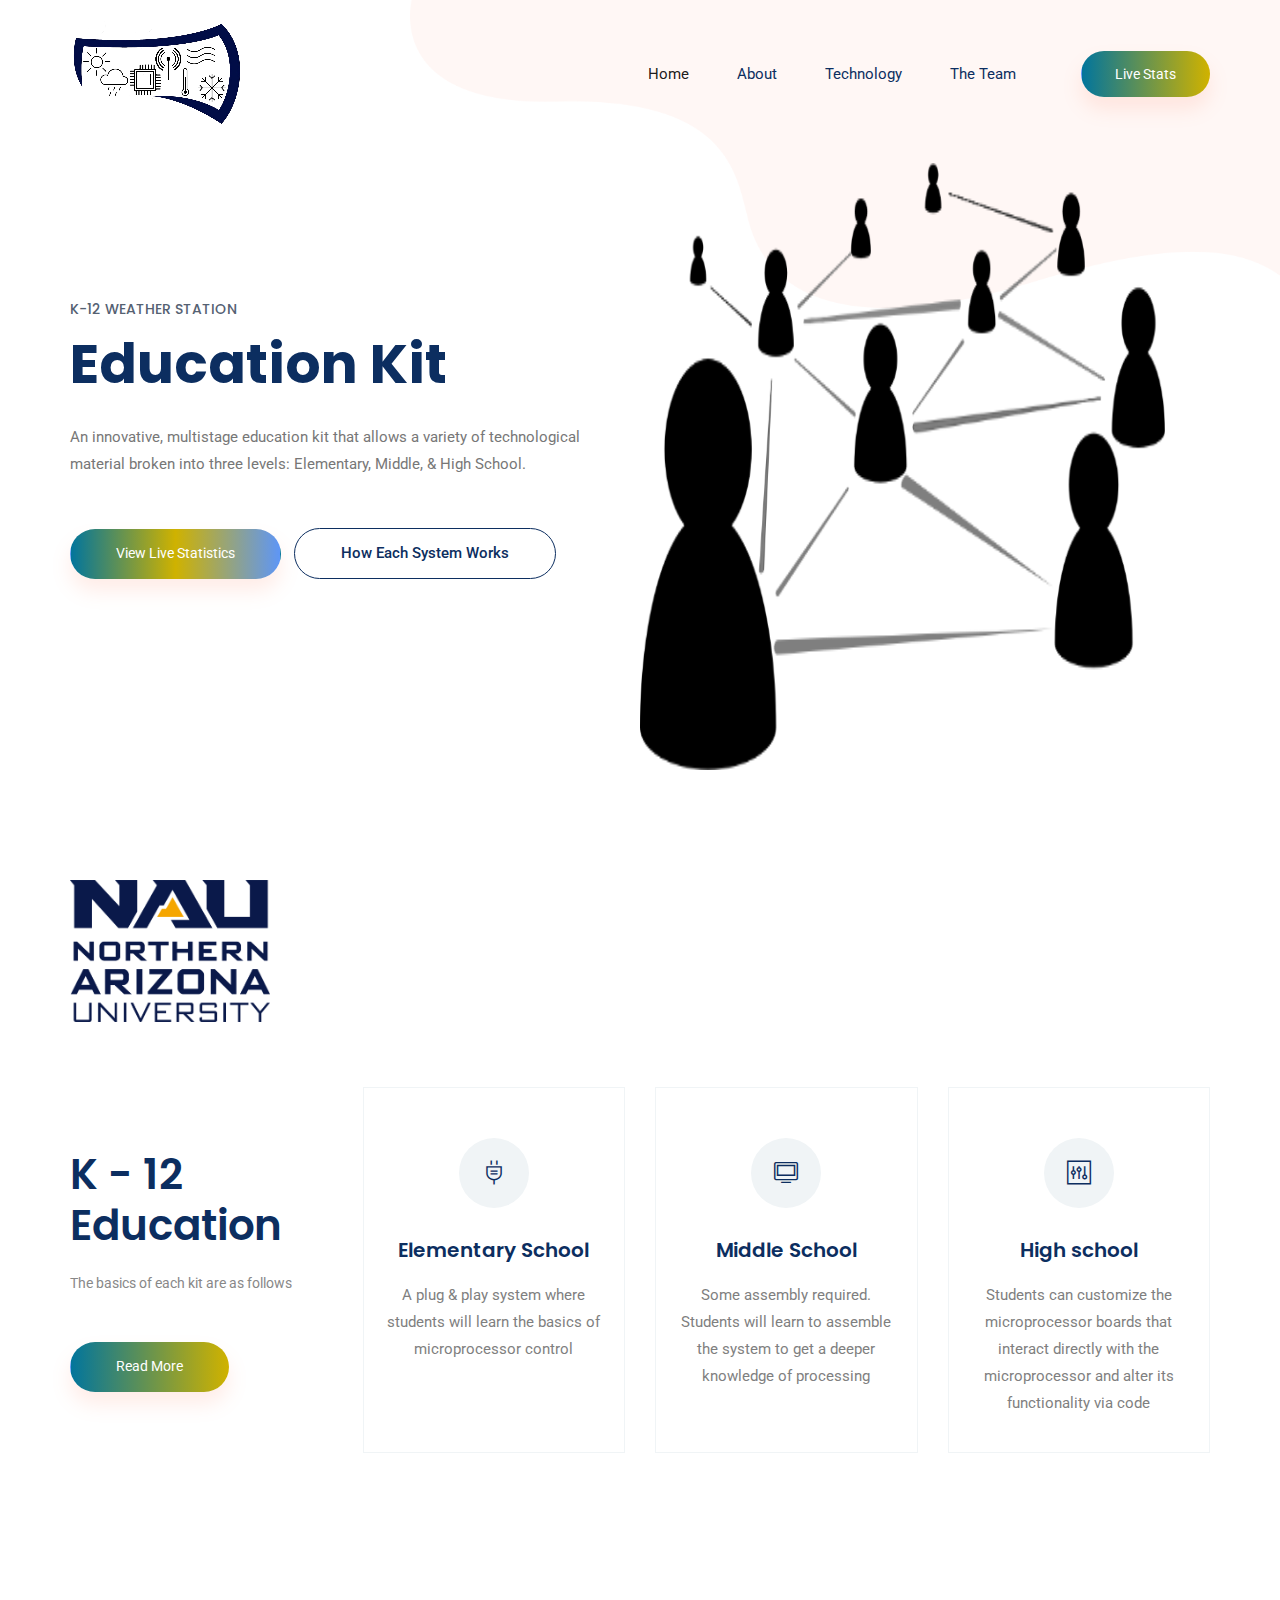
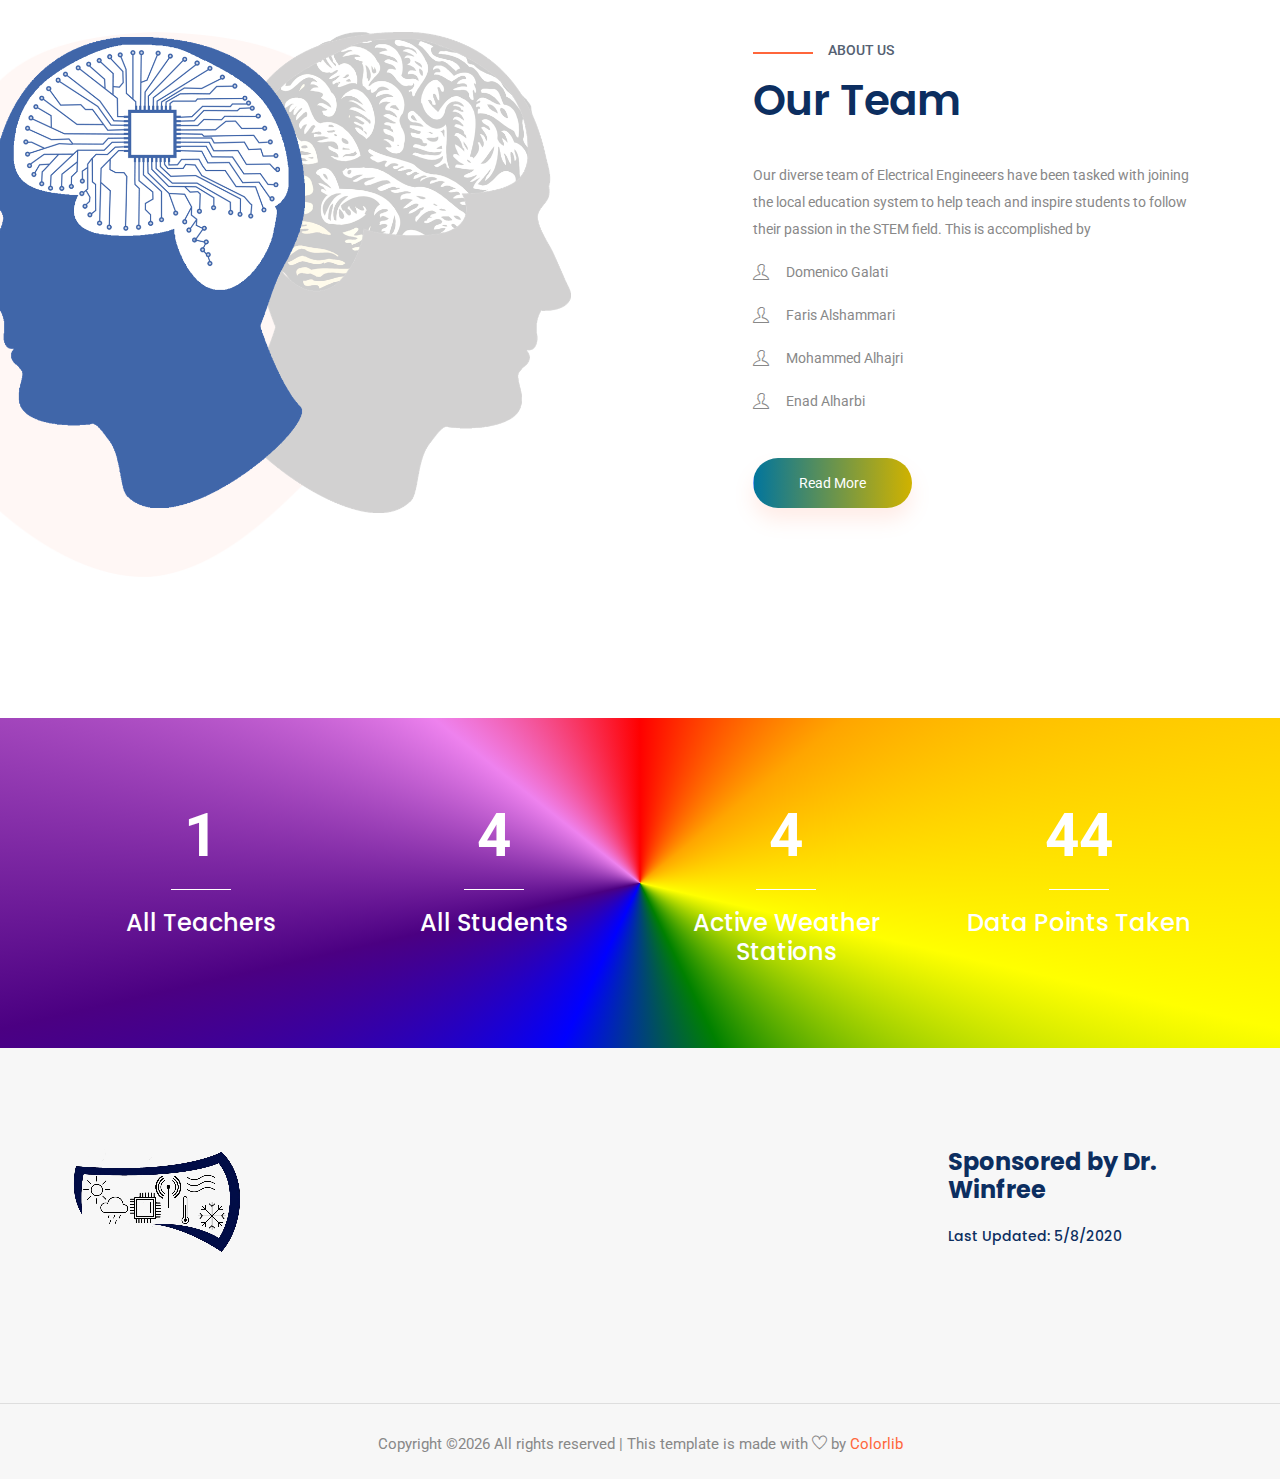
<file: index.html>
<!doctype html>
<html lang="en">

<head>
    <!-- Required meta tags -->
    <meta charset="utf-8">
    <meta name="viewport" content="width=device-width, initial-scale=1, shrink-to-fit=no">
    <title>NAU Weather Station</title>
    <link rel="icon" href="img/Smaller_Logo.png">
    <!-- Bootstrap CSS -->
    <link rel="stylesheet" href="css/bootstrap.min.css">
    <!-- animate CSS -->
    <link rel="stylesheet" href="css/animate.css">
    <!-- owl carousel CSS -->
    <link rel="stylesheet" href="css/owl.carousel.min.css">
    <!-- themify CSS -->
    <link rel="stylesheet" href="css/themify-icons.css">
    <!-- flaticon CSS -->
    <link rel="stylesheet" href="css/flaticon.css">
    <!-- font awesome CSS -->
    <link rel="stylesheet" href="css/magnific-popup.css">
    <!-- swiper CSS -->
    <link rel="stylesheet" href="css/slick.css">
    <!-- style CSS -->
    <link rel="stylesheet" href="css/style.css">
</head>

<body>
    <!--::header part start::-->
    <header class="main_menu home_menu">
        <div class="container">
            <div class="row align-items-center">
                <div class="col-lg-12">
                    <nav class="navbar navbar-expand-lg navbar-light">
                        <a class="navbar-brand" href="index.html"> <img src="img/Smaller_Logo.png" alt="logo"> </a>
                        <button class="navbar-toggler" type="button" data-toggle="collapse"
                            data-target="#navbarSupportedContent" aria-controls="navbarSupportedContent"
                            aria-expanded="false" aria-label="Toggle navigation">
                            <span class="navbar-toggler-icon"></span>
                        </button>

                        <div class="collapse navbar-collapse main-menu-item justify-content-end"
                            id="navbarSupportedContent">
                            <ul class="navbar-nav align-items-center">
                                <li class="nav-item active">
                                    <a class="nav-link" href="index.html">Home</a>
                                </li>
                                <li class="nav-item">
                                    <a class="nav-link" href="about.html">About</a>
                                </li>
                                <li class="nav-item">
                                    <a class="nav-link" href="technology.html">Technology</a>
                                </li>
                                <li class="nav-item">
                                    <a class="nav-link" href="team.html">The Team</a>
                                </li>
                                <li class="d-none d-lg-block">
                                    <a class="btn_1" href="https://www.youtube.com/watch?v=dQw4w9WgXcQ">Live Stats</a>
                                </li>
                            </ul>
                        </div>
                    </nav>
                </div>
            </div>
        </div>
    </header>
    <!-- Header part end-->

    <!-- banner part start-->
    <section class="banner_part">
        <div class="container">
            <div class="row align-items-center">
                <div class="col-lg-6 col-xl-6">
                    <div class="banner_text">
                        <div class="banner_text_iner">
                            <h5>K-12 Weather Station</h5>
                            <h1>Education Kit</h1>
                            <p>An innovative, multistage education kit that allows a variety of technological material broken into three levels: Elementary, Middle, & High School.</p>
                            <a href="https://www.youtube.com/watch?v=dQw4w9WgXcQ" class="btn_1">View Live Statistics </a>
                            <a href="#feature" class="btn_2">How each system works </a>
                        </div>
                    </div>
                </div>
            </div>
        </div>
    </section>
    <!-- banner part start-->

    <!-- feature_part start-->
    <div class=container>
        <div id="feature" style="margin: auto">
            <img src="img/NAU.png" alt="NAU logo" style="width:200px"></img>
        </div>
    </div>
    <section class="feature_part">
        <div class="container">
            <div class="row">
                <div class="col-sm-6 col-xl-3 align-self-center">
                    <div class="single_feature_text ">
                        <h2>K - 12 <br> Education</h2>
                        <p>The basics of each kit are as follows </p>
                        <a href="about.html" class="btn_1">Read More</a>
                    </div>
                </div>
                <div class="col-sm-6 col-xl-3">
                    <div class="single_feature">
                        <div class="single_feature_part">
                            <span class="single_feature_icon"><i class="ti-plug"></i></span>
                            <h4>Elementary School</h4>
                            <p>A plug & play system where students will learn the basics of microprocessor control <br><br><br></p>
                        </div>
                    </div>
                </div>
                <div class="col-sm-6 col-xl-3">
                    <div class="single_feature">
                        <div class="single_feature_part">
                            <span class="single_feature_icon"><i class="ti-desktop"></i></span>
                            <h4>Middle School</h4>
                            <p>Some assembly required. Students will learn to assemble the system to get a deeper knowledge of processing <br><br></p>
                        </div>
                    </div>
                </div>
                <div class="col-sm-6 col-xl-3">
                    <div class="single_feature">
                        <div class="single_feature_part single_feature_part_2">
                            <span class="single_service_icon style_icon"><i class="ti-panel"></i></span>
                            <h4>High school</h4>
                            <p>Students can customize the microprocessor boards that interact directly with the microprocessor and alter its functionality via code</p>
                        </div>
                    </div>
                </div>
            </div>
        </div>
    </section>

<!-- upcoming_event part start-->

    <!-- learning part start-->
    <section class="learning_part">
        <div class="container">
            <div class="row align-items-sm-center align-items-lg-stretch">
                <div class="col-md-7 col-lg-7">
                    <div class="learning_img">
                        <img src="img/learning_img.png" alt="">
                    </div>
                </div>
                <div class="col-md-5 col-lg-5">
                    <div class="learning_member_text">
                        <h5>About us</h5>
                        <h2>Our Team</h2>
                        <p>Our diverse team of Electrical Engineeers have been tasked with joining the local education system to help 
                            teach and inspire students to follow their passion in the STEM field. This is accomplished by</p>
                        <ul>
                            <li><span class="ti-user"></span>Domenico Galati<br></li>
                            <br>
                            <li><span class="ti-user"></span>Faris Alshammari</li>
                            <br>
                            <li><span class="ti-user"></span>Mohammed Alhajri</li>
                            <br>
                            <li><span class="ti-user"></span>Enad Alharbi</li>
                        </ul>
                        <a href="team.html" class="btn_1">Read More</a>
                    </div>
                </div>
            </div>
        </div>
    </section>
    <!-- learning part end-->

    <!-- member_counter counter start -->
    <section class="member_counter">
        <div class="container">
            <div class="row">
                <div class="col-lg-3 col-sm-6">
                    <div class="single_member_counter">
                        <span class="counter">1</span>
                        <h4>All Teachers</h4>
                    </div>
                </div>
                <div class="col-lg-3 col-sm-6">
                    <div class="single_member_counter">
                        <span class="counter">4</span>
                        <h4> All Students</h4>
                    </div>
                </div>
                <div class="col-lg-3 col-sm-6">
                    <div class="single_member_counter">
                        <span class="counter">4</span>
                        <h4>Active Weather Stations</h4>
                    </div>
                </div>
                <div class="col-lg-3 col-sm-6">
                    <div class="single_member_counter">
                        <span class="counter">44</span>
                        <h4>Data points taken</h4>
                    </div>
                </div>
            </div>
        </div>
    </section>
    <!-- member_counter counter end -->


    <!-- footer part start-->
    <footer class="footer-area">
        <div class="container">
            <div class="row justify-content-between">
                <div class="col-sm-6 col-md-4 col-xl-3">
                    <div class="single-footer-widget footer_1">
                        <a href="index.html"> <img src="img/Smaller_Logo.png" alt=""> </a>
                         <!-- Can put some info here -->
                    </div>
                </div>
                <div class="col-sm-6 col-md-4 col-xl-4">
                    <div class="single-footer-widget footer_2">
                       <!-- Can put some info here -->
                    </div>
                </div>
                <div class="col-xl-3 col-sm-6 col-md-4">
                    <div class="single-footer-widget footer_2">
                        <h4>Sponsored by Dr. Winfree</h4>
                        <h6>Last Updated: 5/8/2020</h6>
                        <div class="contact_info">
                            <!-- Can put some info here -->
                        </div>
                    </div>
                </div>
            </div>

        </div>
        <div class="container-fluid">
            <div class="row">
                <div class="col-lg-12">
                    <div class="copyright_part_text text-center">
                        <div class="row">
                            <div class="col-lg-12">
                                <p class="footer-text m-0"><!-- Link back to Colorlib can't be removed. Template is licensed under CC BY 3.0. -->
Copyright &copy;<script>document.write(new Date().getFullYear());</script> All rights reserved | This template is made with <i class="ti-heart" aria-hidden="true"></i> by <a href="https://colorlib.com" target="_blank">Colorlib</a>
<!-- Link back to Colorlib can't be removed. Template is licensed under CC BY 3.0. --></p>
                            </div>
                        </div>
                    </div>
                </div>
            </div>
        </div>
    </footer>
    <!-- footer part end-->

    <!-- jquery plugins here-->
    <!-- jquery -->
    <script src="js/jquery-1.12.1.min.js"></script>
    <!-- popper js -->
    <script src="js/popper.min.js"></script>
    <!-- bootstrap js -->
    <script src="js/bootstrap.min.js"></script>
    <!-- easing js -->
    <script src="js/jquery.magnific-popup.js"></script>
    <!-- swiper js -->
    <script src="js/swiper.min.js"></script>
    <!-- swiper js -->
    <script src="js/masonry.pkgd.js"></script>
    <!-- particles js -->
    <script src="js/owl.carousel.min.js"></script>
    <script src="js/jquery.nice-select.min.js"></script>
    <!-- swiper js -->
    <script src="js/slick.min.js"></script>
    <script src="js/jquery.counterup.min.js"></script>
    <script src="js/waypoints.min.js"></script>
    <!-- custom js -->
    <script src="js/custom.js"></script>
</body>

</html>
</file>
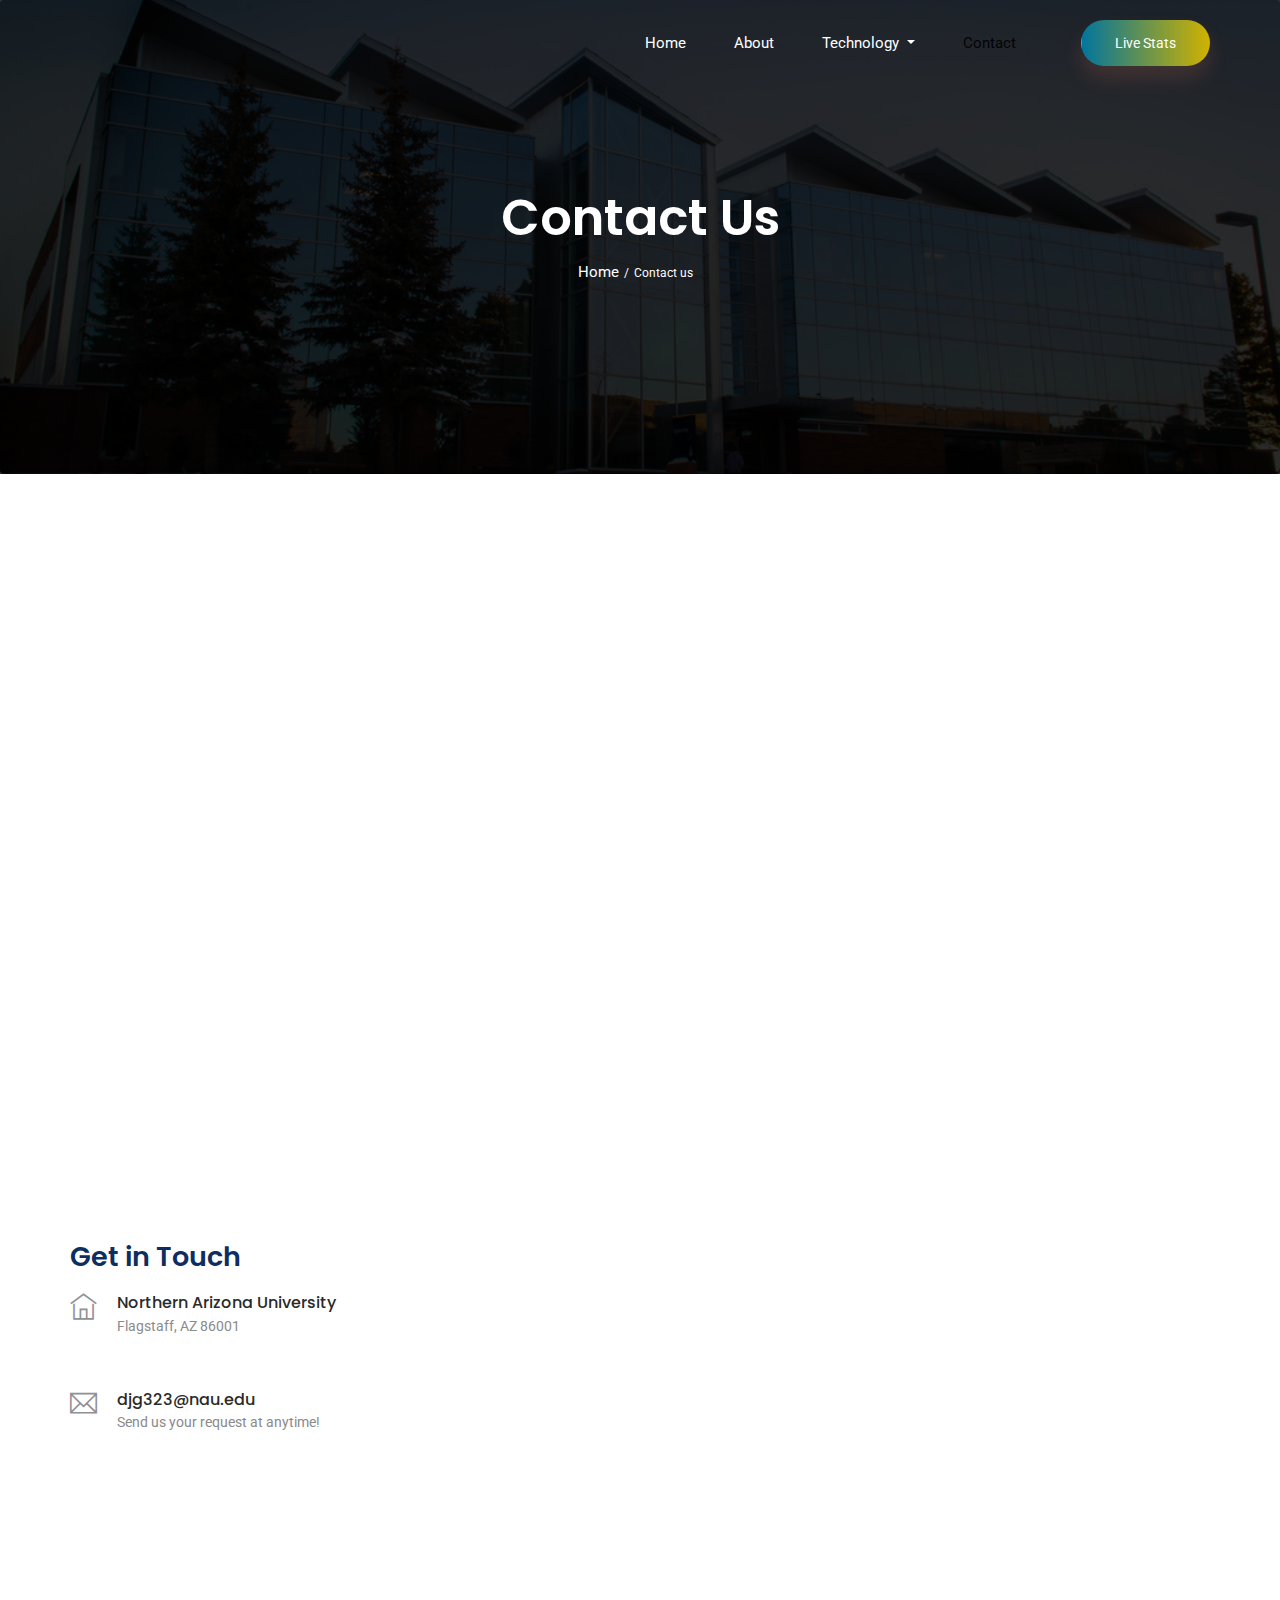
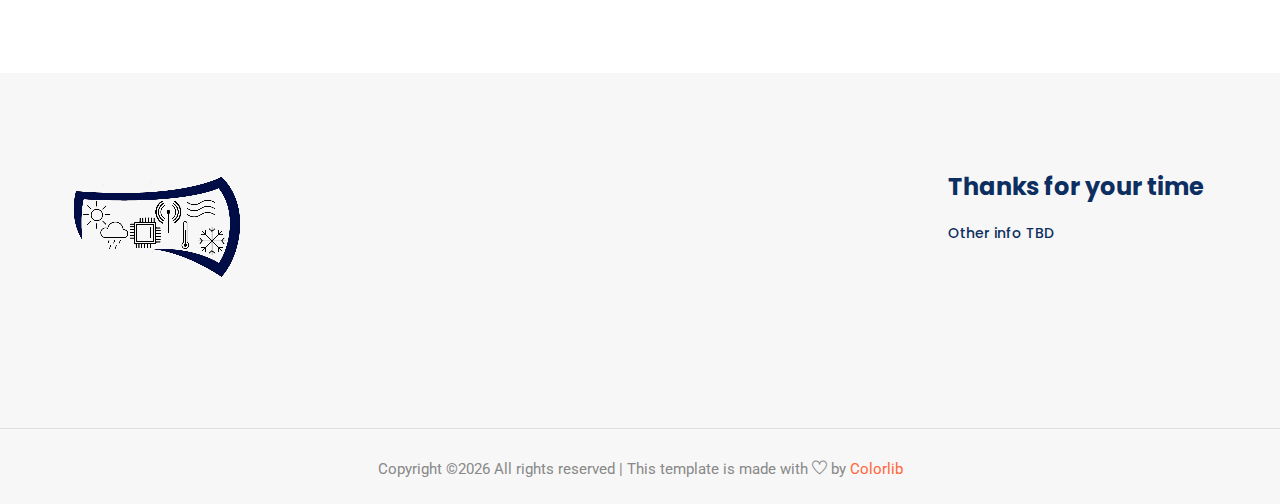
<file: contact.html>
<!doctype html>
<html lang="en">

<head>
    <!-- Required meta tags -->
    <meta charset="utf-8">
    <meta name="viewport" content="width=device-width, initial-scale=1, shrink-to-fit=no">
    <title>NAU Weather Station</title>
    <link rel="icon" href="img/Smaller_Logo.png">
    <!-- Bootstrap CSS -->
    <link rel="stylesheet" href="css/bootstrap.min.css">
    <!-- animate CSS -->
    <link rel="stylesheet" href="css/animate.css">
    <!-- owl carousel CSS -->
    <link rel="stylesheet" href="css/owl.carousel.min.css">
    <!-- themify CSS -->
    <link rel="stylesheet" href="css/themify-icons.css">
    <!-- flaticon CSS -->
    <link rel="stylesheet" href="css/flaticon.css">
    <!-- font awesome CSS -->
    <link rel="stylesheet" href="css/magnific-popup.css">
    <!-- swiper CSS -->
    <link rel="stylesheet" href="css/slick.css">
    <!-- style CSS -->
    <link rel="stylesheet" href="css/style.css">
</head>

<body>
    <!--::header part start::-->
    <header class="main_menu single_page_menu">
      <div class="container">
          <div class="row align-items-center">
              <div class="col-lg-12">
                  <nav class="navbar navbar-expand-lg navbar-light">
                     <!-- <a class="navbar-brand logo_1" href="index.html"> <img src="img/logo.png" alt="logo"> </a> -->
                      <a class="navbar-brand logo_2" href="index.html"> <img src="img/logo.png" alt="logo"> </a>
                      <button class="navbar-toggler" type="button" data-toggle="collapse"
                          data-target="#navbarSupportedContent" aria-controls="navbarSupportedContent"
                          aria-expanded="false" aria-label="Toggle navigation">
                          <span class="navbar-toggler-icon"></span>
                      </button>

                      <div class="collapse navbar-collapse main-menu-item justify-content-end"
                          id="navbarSupportedContent">
                          <ul class="navbar-nav align-items-center">
                              <li class="nav-item">
                                    <a class="nav-link" href="index.html">Home</a>
                                </li>
                                <li class="nav-item">
                                    <a class="nav-link" href="about.html">About</a>
                                </li>
                                <li class="nav-item dropdown">
                                    <a class="nav-link dropdown-toggle" href="technology.html" id="navbarDropdown" role="button" aria-haspopup="true" aria-expanded="false">
                                        Technology
                                    </a>
                                    <div class="dropdown-menu" aria-labelledby="navbarDropdown">
                                        <a class="dropdown-item" href="Microprocessor.html">Microprocessor</a>
                                        <a class="dropdown-item" href="Sensors.html">Sensors</a>
                                        <a class="dropdown-item" href="Networking.html">Networking</a>
                                        <a class="dropdown-item" href="Storage.html">Storage</a>
                                    </div>
                                </li>
                                <li class="nav-item active">
                                    <a class="nav-link" href="contact.html">Contact</a>
                                </li>
                                <li class="d-none d-lg-block">
                                    <a class="btn_1" href="Live_Stats.html">Live Stats</a>
                                </li>
                          </ul>
                      </div>
                  </nav>
              </div>
          </div>
      </div>
  </header>
    <!-- Header part end-->

    <!-- breadcrumb start-->
    <section class="breadcrumb breadcrumb_bg">
        <div class="container">
            <div class="row">
                <div class="col-lg-12">
                    <div class="breadcrumb_iner text-center">
                        <div class="breadcrumb_iner_item">
                            <h2>Contact us</h2>
                            <p>Home<span>/<span>Contact us</p>
                        </div>
                    </div>
                </div>
            </div>
        </div>
    </section>
    <!-- breadcrumb start-->

  <!-- ================ contact section start ================= -->
  <section class="contact-section section_padding">
    <div class="container">
      <div class="d-none d-sm-block mb-5 pb-4">
        <div style="width: 100%"><iframe width="100%" height="600" src="https://maps.google.com/maps?width=100%&amp;height=600&amp;hl=en&amp;coord=35.1851087,-111.65583703903648&amp;q=+(Northern%20Arizona%20University)&amp;ie=UTF8&amp;t=&amp;z=15&amp;iwloc=B&amp;output=embed" frameborder="0" scrolling="no" marginheight="0" marginwidth="0"><a href="https://www.maps.ie/coordinates.html">gps coordinates finder</a></iframe></div><br />


      <div class="row">
        <div class="col-12">
          <h2 class="contact-title">Get in Touch</h2>
        </div>
        <div class="col-lg-4">
          <div class="media contact-info">
            <span class="contact-info__icon"><i class="ti-home"></i></span>
            <div class="media-body">
              <h3>Northern Arizona University</h3>
              <p>Flagstaff, AZ 86001</p>
            </div>
          </div>
          <div class="media contact-info">
            <!--
            <span class="contact-info__icon"><i class="ti-tablet"></i></span>
            <div class="media-body">
              <h3>00 (440) 9865 562</h3>
              <p>Mon to Fri 9am to 6pm</p>
            </div>
            -->
          </div>
          <div class="media contact-info">
            <span class="contact-info__icon"><i class="ti-email"></i></span>
            <div class="media-body">
              <h3>djg323@nau.edu</h3>
              <p>Send us your request at anytime!</p>
            </div>
          </div>
        </div>
      </div>
    </div>
  </section>
  <!-- ================ contact section end ================= -->

<!-- footer part start-->
<footer class="footer-area">
        <div class="container">
            <div class="row justify-content-between">
                <div class="col-sm-6 col-md-4 col-xl-3">
                    <div class="single-footer-widget footer_1">
                        <a href="index.html"> <img src="img/Smaller_Logo.png" alt=""> </a>
                         <!-- Can put some info here -->
                    </div>
                </div>
                <div class="col-sm-6 col-md-4 col-xl-4">
                    <div class="single-footer-widget footer_2">
                       <!-- Can put some info here -->
                    </div>
                </div>
                <div class="col-xl-3 col-sm-6 col-md-4">
                    <div class="single-footer-widget footer_2">
                        <h4>Thanks for your time</h4>
                        <h6>Other info TBD</h6>
                        <div class="contact_info">
                            <!-- Can put some info here -->
                        </div>
                    </div>
                </div>
            </div>

        </div>
        <div class="container-fluid">
            <div class="row">
                <div class="col-lg-12">
                    <div class="copyright_part_text text-center">
                        <div class="row">
                            <div class="col-lg-12">
                                <p class="footer-text m-0"><!-- Link back to Colorlib can't be removed. Template is licensed under CC BY 3.0. -->
Copyright &copy;<script>document.write(new Date().getFullYear());</script> All rights reserved | This template is made with <i class="ti-heart" aria-hidden="true"></i> by <a href="https://colorlib.com" target="_blank">Colorlib</a>
<!-- Link back to Colorlib can't be removed. Template is licensed under CC BY 3.0. --></p>
                            </div>
                        </div>
                    </div>
                </div>
            </div>
        </div>
    </footer>
<!-- footer part end-->

<!-- jquery plugins here-->
<!-- jquery -->
<script src="js/jquery-1.12.1.min.js"></script>
<!-- popper js -->
<script src="js/popper.min.js"></script>
<!-- bootstrap js -->
<script src="js/bootstrap.min.js"></script>
<!-- easing js -->
<script src="js/jquery.magnific-popup.js"></script>
<!-- swiper js -->
<script src="js/swiper.min.js"></script>
<script src="js/jquery.nice-select.min.js"></script>
<!-- swiper js -->
<script src="js/masonry.pkgd.js"></script>
<!-- particles js -->
<script src="js/owl.carousel.min.js"></script>
<!-- contact js -->
<script src="js/jquery.ajaxchimp.min.js"></script>
<script src="js/jquery.form.js"></script>
<script src="js/jquery.validate.min.js"></script>
<script src="js/mail-script.js"></script>
<script src="js/contact.js"></script>

<!-- slick js -->
<script src="js/slick.min.js"></script>
<script src="js/jquery.counterup.min.js"></script>
<script src="js/waypoints.min.js"></script>
<!-- custom js -->
<script src="js/custom.js"></script>
</body>

</html>
</file>
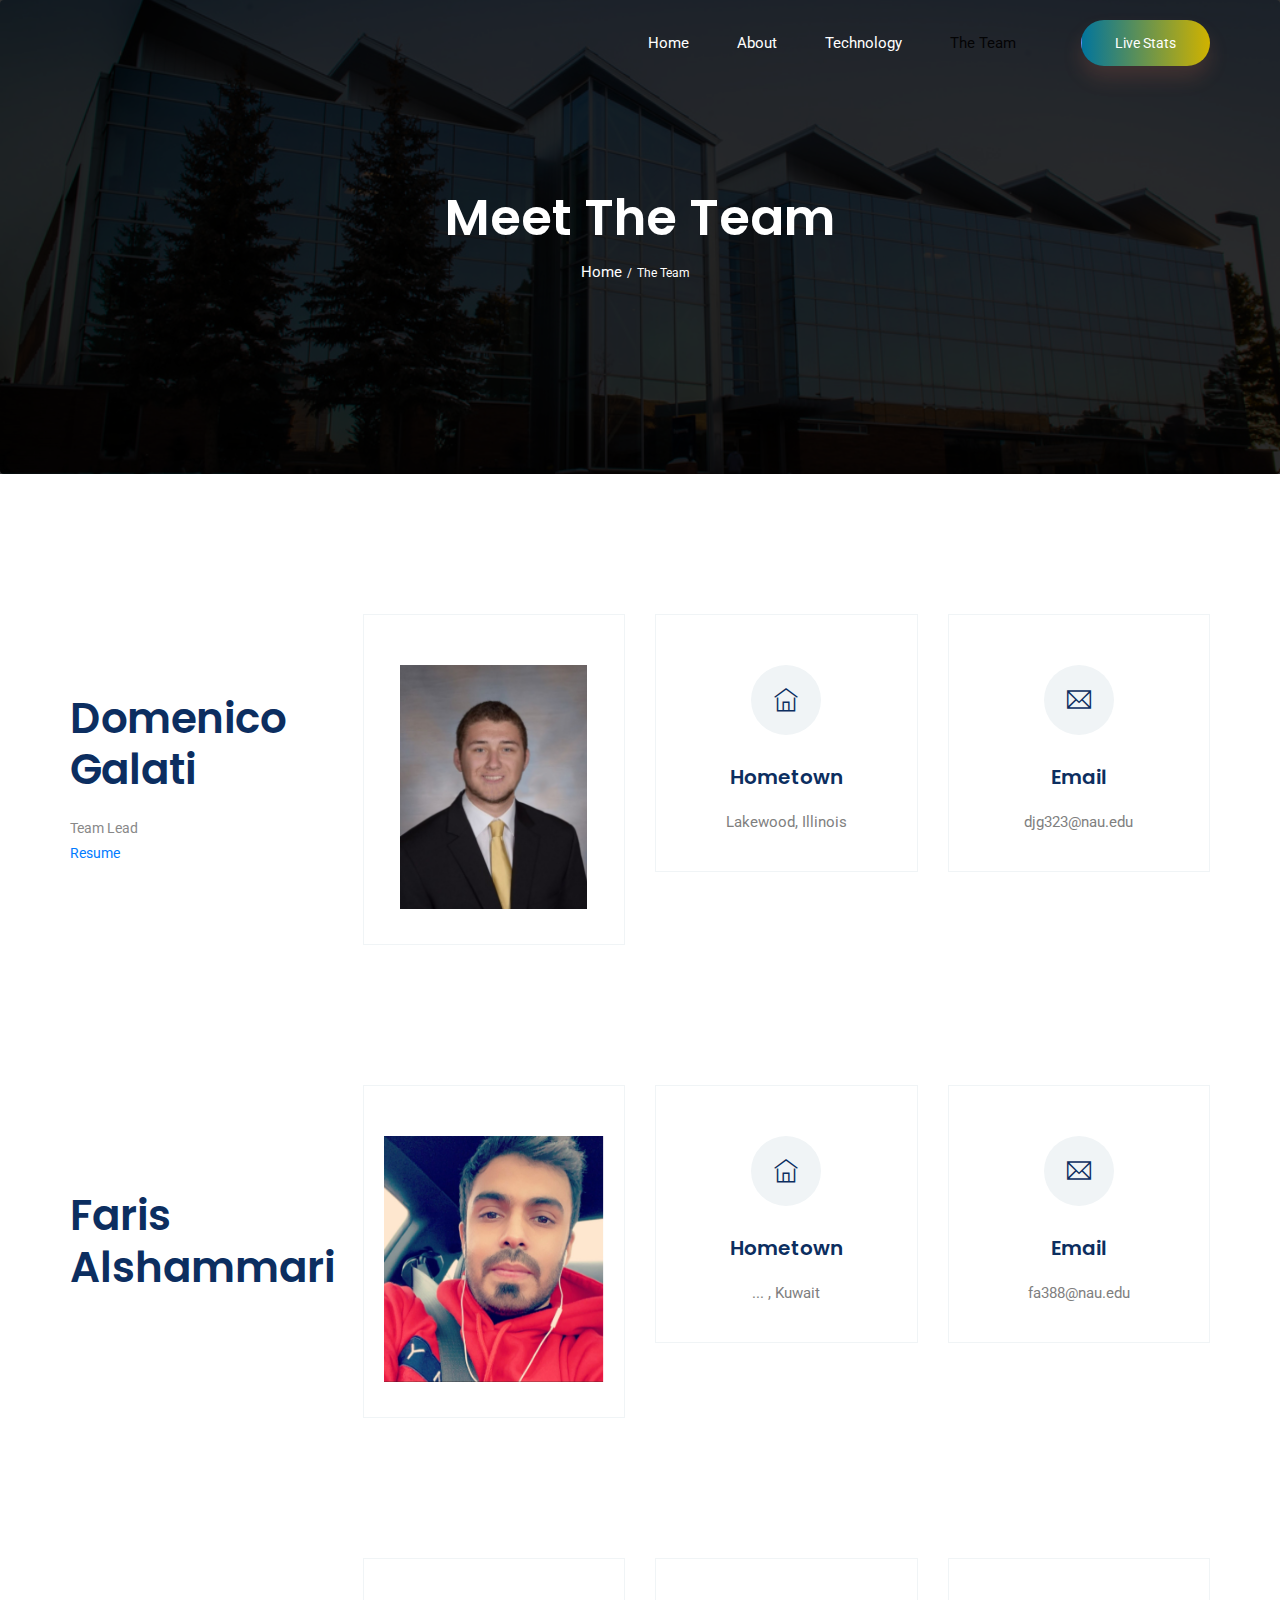
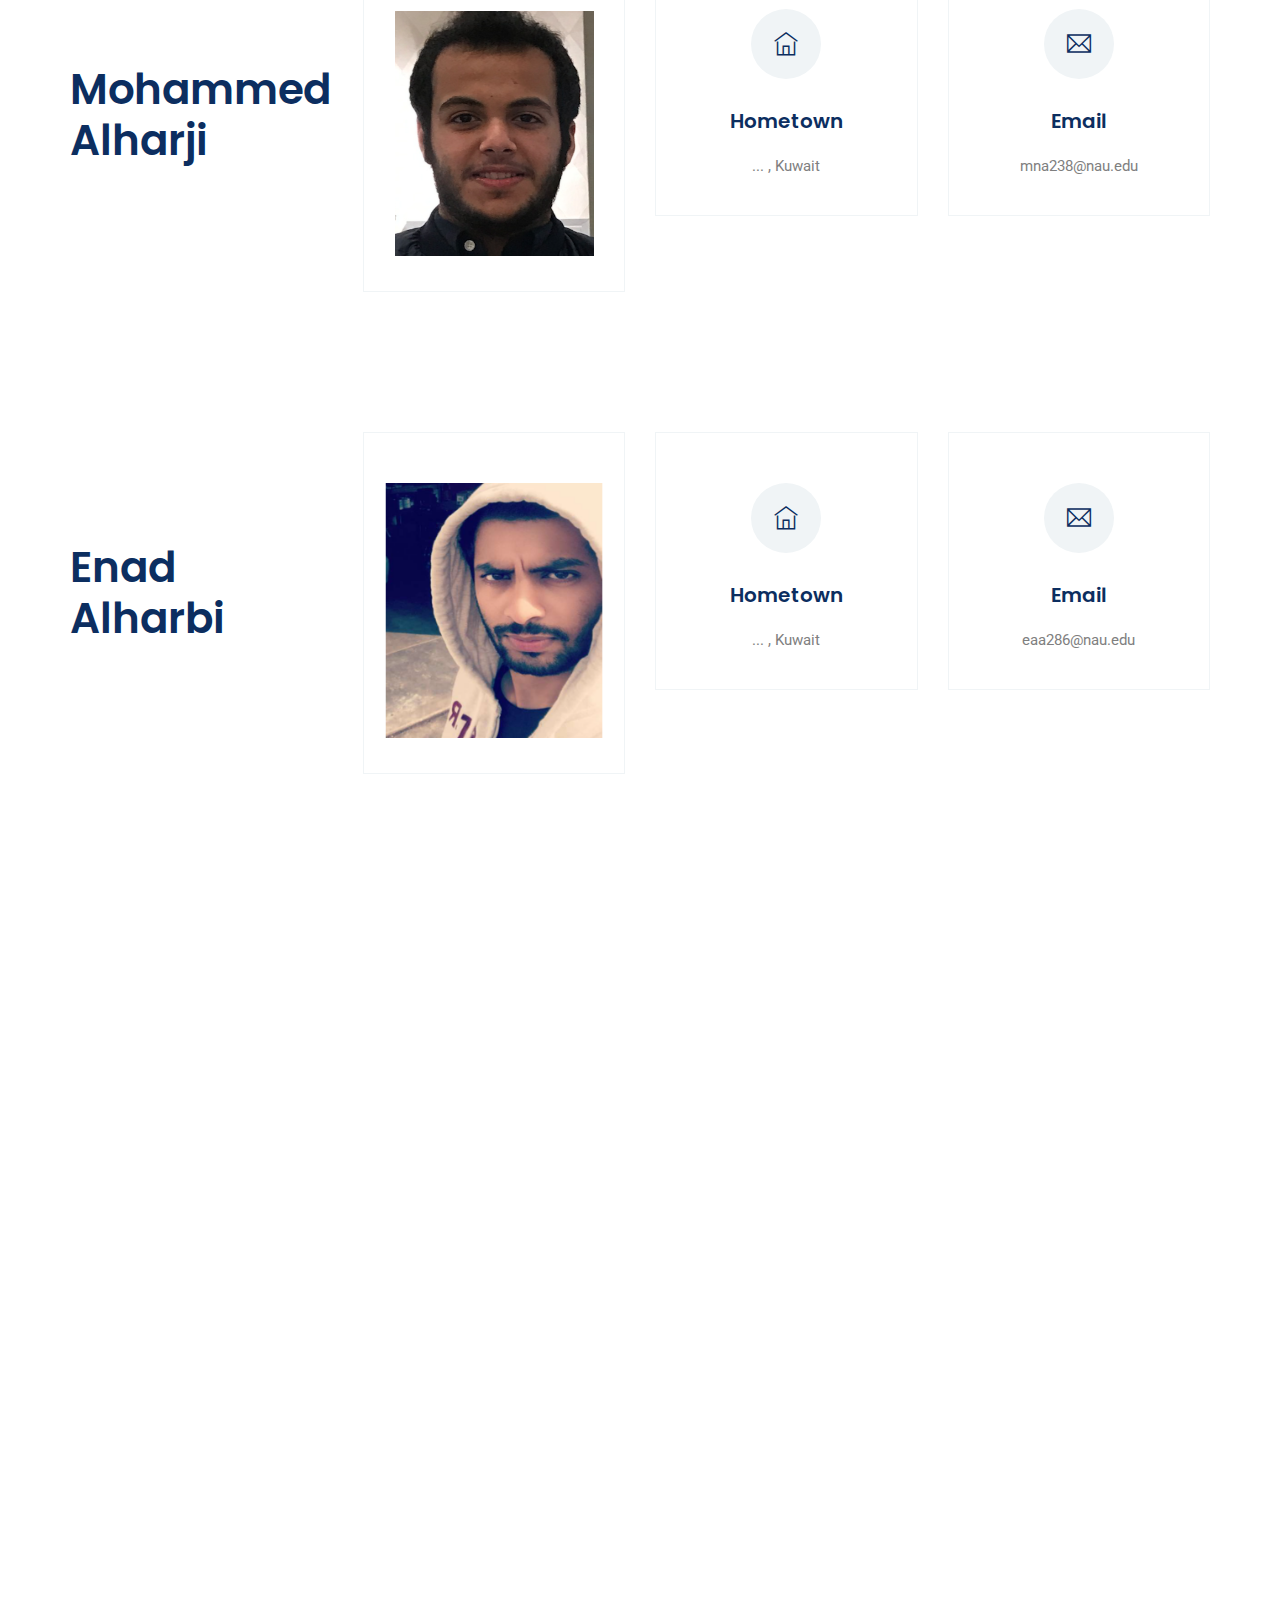
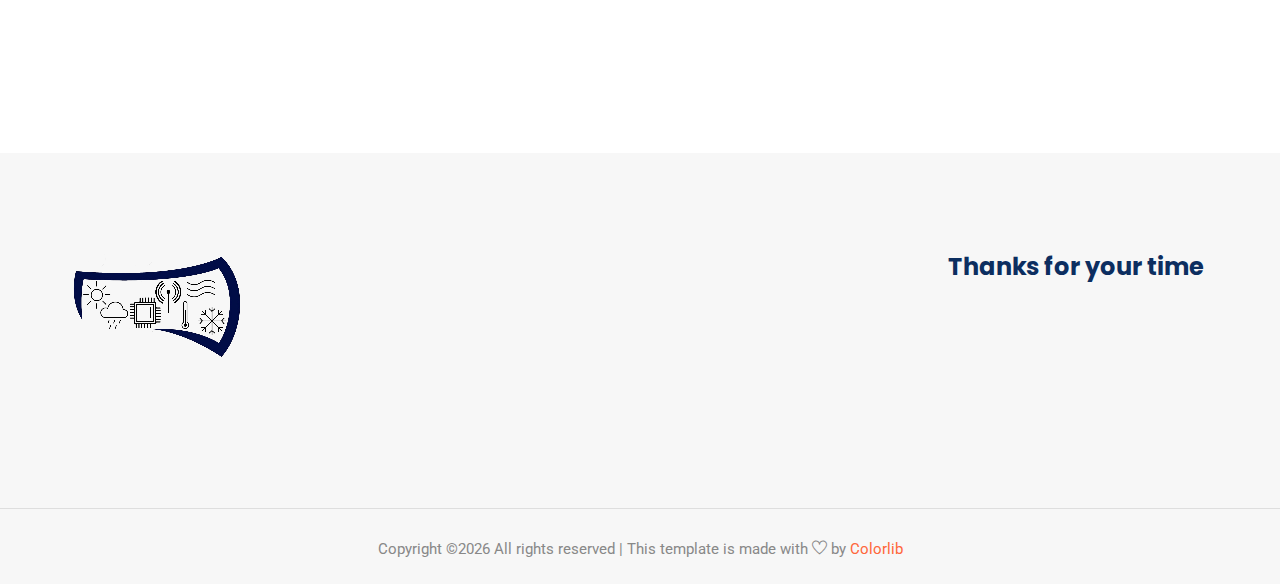
<file: team.html>
<!doctype html>
<html lang="en">

<head>
    <!-- Required meta tags -->
    <meta charset="utf-8">
    <meta name="viewport" content="width=device-width, initial-scale=1, shrink-to-fit=no">
    <title>NAU Weather Station</title>
    <link rel="icon" href="img/Smaller_Logo.png">
    <!-- Bootstrap CSS -->
    <link rel="stylesheet" href="css/bootstrap.min.css">
    <!-- animate CSS -->
    <link rel="stylesheet" href="css/animate.css">
    <!-- owl carousel CSS -->
    <link rel="stylesheet" href="css/owl.carousel.min.css">
    <!-- themify CSS -->
    <link rel="stylesheet" href="css/themify-icons.css">
    <!-- flaticon CSS -->
    <link rel="stylesheet" href="css/flaticon.css">
    <!-- font awesome CSS -->
    <link rel="stylesheet" href="css/magnific-popup.css">
    <!-- swiper CSS -->
    <link rel="stylesheet" href="css/slick.css">
    <!-- style CSS -->
    <link rel="stylesheet" href="css/style.css">
</head>

<body>
    <!--::header part start::-->
    <header class="main_menu single_page_menu">
      <div class="container">
          <div class="row align-items-center">
              <div class="col-lg-12">
                  <nav class="navbar navbar-expand-lg navbar-light">
                     <!-- <a class="navbar-brand logo_1" href="index.html"> <img src="img/logo.png" alt="logo"> </a> -->
                      <a class="navbar-brand logo_2" href="index.html"> <img src="img/logo.png" alt="logo"> </a>
                      <button class="navbar-toggler" type="button" data-toggle="collapse"
                          data-target="#navbarSupportedContent" aria-controls="navbarSupportedContent"
                          aria-expanded="false" aria-label="Toggle navigation">
                          <span class="navbar-toggler-icon"></span>
                      </button>

                      <div class="collapse navbar-collapse main-menu-item justify-content-end"
                          id="navbarSupportedContent">
                          <ul class="navbar-nav align-items-center">
                              <li class="nav-item">
                                    <a class="nav-link" href="index.html">Home</a>
                                </li>
                                <li class="nav-item">
                                    <a class="nav-link" href="about.html">About</a>
                                </li>
                                <li class="nav-item">
                                    <a class="nav-link" href="technology.html">Technology</a>
                                </li>
                                <li class="nav-item active">
                                    <a class="nav-link" href="team.html">The Team</a>
                                </li>
                                <li class="d-none d-lg-block">
                                    <a class="btn_1" href="https://www.youtube.com/watch?v=dQw4w9WgXcQ">Live Stats</a>
                                </li>
                          </ul>
                      </div>
                  </nav>
              </div>
          </div>
      </div>
  </header>
    <!-- Header part end-->

    <!-- breadcrumb start-->
    <section class="breadcrumb breadcrumb_bg">
        <div class="container">
            <div class="row">
                <div class="col-lg-12">
                    <div class="breadcrumb_iner text-center">
                        <div class="breadcrumb_iner_item">
                            <h2>Meet the Team</h2>
                            <p>Home<span>/<span>The Team</p>
                        </div>
                    </div>
                </div>
            </div>
        </div>
    </section>
    <!-- breadcrumb start-->
        
     <!-- feature_part start DOMENICO GALATI-->
    <section class="feature_part single_feature_padding">
        <div class="container">
            <div class="row">
                <div class="col-sm-6 col-xl-3 align-self-center">
                    <div class="single_feature_text ">
                        <h2>Domenico<br> Galati</h2>
                        <p>
                        Team Lead
                        <br>    
                        <a href="/img/team/resume.pdf" download>Resume</a>
                        </p>
                    </div>
                </div>
                <div class="col-sm-6 col-xl-3">
                    <div class="single_feature">
                        <div class="single_feature_part">
                            <p>
                            <img src="img/team/DomPic.PNG" alt="Domenico Galati">
                            </p>
                        </div>
                    </div>
                </div>
                <div class="col-sm-6 col-xl-3">
                    <div class="single_feature">
                        <div class="single_feature_part">
                            <span class="single_feature_icon"><i class="ti-home"></i></span>
                            <h4>Hometown</h4>
                            <p>
                            Lakewood, Illinois
                            </p>
                        </div>
                    </div>
                </div>
                <div class="col-sm-6 col-xl-3">
                    <div class="single_feature">
                        <div class="single_feature_part single_feature_part_2">
                            <span class="single_feature_icon"><i class="ti-email"></i></span>
                            <h4>Email</h4>
                            <p>
                            djg323@nau.edu
                            </p>
                        </div>
                    </div>
                </div>
            </div>
        </div>
    </section>
    <!-- upcoming_event part start-->
    
      <!-- feature_part start FARIS ALSHMMARI-->
    <section class="feature_part single_feature_padding">
        <div class="container">
            <div class="row">
                <div class="col-sm-6 col-xl-3 align-self-center">
                    <div class="single_feature_text ">
                        <h2>Faris<br> Alshammari</h2>
                        <p>
                        
                        </p>
                    </div>
                </div>
                <div class="col-sm-6 col-xl-3">
                    <div class="single_feature">
                        <div class="single_feature_part">
                            <p>
                            <img src="img/team/FarPic.PNG" alt="Faris Alshammari">
                            </p>
                        </div>
                    </div>
                </div>
                <div class="col-sm-6 col-xl-3">
                    <div class="single_feature">
                        <div class="single_feature_part">
                            <span class="single_feature_icon"><i class="ti-home"></i></span>
                            <h4>Hometown</h4>
                            <p>
                            ... , Kuwait
                            </p>
                        </div>
                    </div>
                </div>
                <div class="col-sm-6 col-xl-3">
                    <div class="single_feature">
                        <div class="single_feature_part single_feature_part_2">
                            <span class="single_feature_icon"><i class="ti-email"></i></span>
                            <h4>Email</h4>
                            <p>
                            fa388@nau.edu
                            </p>
                        </div>
                    </div>
                </div>
            </div>
        </div>
    </section>
    <!-- upcoming_event part start-->

    
     <!-- feature_part start Mohammed Alharji-->
    <section class="feature_part single_feature_padding">
        <div class="container">
            <div class="row">
                <div class="col-sm-6 col-xl-3 align-self-center">
                    <div class="single_feature_text ">
                        <h2>Mohammed<br> Alharji</h2>
                        <p>
                        
                        </p>
                    </div>
                </div>
                <div class="col-sm-6 col-xl-3">
                    <div class="single_feature">
                        <div class="single_feature_part">
                           <p>
                            <img src="img/team/MoPic.PNG" alt="Mohammed Alharji">
                            </p>
                        </div>
                    </div>
                </div>
                <div class="col-sm-6 col-xl-3">
                    <div class="single_feature">
                        <div class="single_feature_part">
                            <span class="single_feature_icon"><i class="ti-home"></i></span>
                            <h4>Hometown</h4>
                            <p>
                            ... , Kuwait
                            </p>
                        </div>
                    </div>
                </div>
                <div class="col-sm-6 col-xl-3">
                    <div class="single_feature">
                        <div class="single_feature_part single_feature_part_2">
                            <span class="single_feature_icon"><i class="ti-email"></i></span>
                            <h4>Email</h4>
                            <p>
                            mna238@nau.edu
                            </p>
                        </div>
                    </div>
                </div>
            </div>
        </div>
    </section>
    <!-- upcoming_event part start-->
        
        
     <!-- feature_part start ENAD ALHARBI-->
    <section class="feature_part single_feature_padding">
        <div class="container">
            <div class="row">
                <div class="col-sm-6 col-xl-3 align-self-center">
                    <div class="single_feature_text ">
                        <h2>Enad<br> Alharbi</h2>
                        <p>
                        
                        </p>
                    </div>
                </div>
                <div class="col-sm-6 col-xl-3">
                    <div class="single_feature">
                        <div class="single_feature_part">
                           <p>
                             <img src="img/team/EnadPic.PNG" alt="Enad Alharbi">
                            </p>
                        </div>
                    </div>
                </div>
                <div class="col-sm-6 col-xl-3">
                    <div class="single_feature">
                        <div class="single_feature_part">
                            <span class="single_feature_icon"><i class="ti-home"></i></span>
                            <h4>Hometown</h4>
                            <p>
                            ... , Kuwait
                            </p>
                        </div>
                    </div>
                </div>
                <div class="col-sm-6 col-xl-3">
                    <div class="single_feature">
                        <div class="single_feature_part single_feature_part_2">
                            <span class="single_feature_icon"><i class="ti-email"></i></span>
                            <h4>Email</h4>
                            <p>
                            eaa286@nau.edu
                            </p>
                        </div>
                    </div>
                </div>
            </div>
        </div>
    </section>
    <!-- upcoming_event part start-->    
  

  <!-- ================ contact section start ================= -->
  <section class="contact-section section_padding">
    <div class="container">
      <div class="d-none d-sm-block mb-5 pb-4">
        <div style="width: 100%"><iframe width="100%" height="600" src="https://maps.google.com/maps?width=100%&amp;height=600&amp;hl=en&amp;coord=35.1851087,-111.65583703903648&amp;q=+(Northern%20Arizona%20University)&amp;ie=UTF8&amp;t=&amp;z=15&amp;iwloc=B&amp;output=embed" frameborder="0" scrolling="no" marginheight="0" marginwidth="0"><a href="https://www.maps.ie/coordinates.html">gps coordinates finder</a></iframe></div><br />
      </div>
    </div>
  </section>
  <!-- ================ contact section end ================= -->

<!-- footer part start-->
<footer class="footer-area">
        <div class="container">
            <div class="row justify-content-between">
                <div class="col-sm-6 col-md-4 col-xl-3">
                    <div class="single-footer-widget footer_1">
                        <a href="index.html"> <img src="img/Smaller_Logo.png" alt=""> </a>
                         <!-- Can put some info here -->
                    </div>
                </div>
                <div class="col-sm-6 col-md-4 col-xl-4">
                    <div class="single-footer-widget footer_2">
                       <!-- Can put some info here -->
                    </div>
                </div>
                <div class="col-xl-3 col-sm-6 col-md-4">
                    <div class="single-footer-widget footer_2">
                        <h4>Thanks for your time</h4>
                        <div class="contact_info">
                            <!-- Can put some info here -->
                        </div>
                    </div>
                </div>
            </div>

        </div>
        <div class="container-fluid">
            <div class="row">
                <div class="col-lg-12">
                    <div class="copyright_part_text text-center">
                        <div class="row">
                            <div class="col-lg-12">
                                <p class="footer-text m-0"><!-- Link back to Colorlib can't be removed. Template is licensed under CC BY 3.0. -->
Copyright &copy;<script>document.write(new Date().getFullYear());</script> All rights reserved | This template is made with <i class="ti-heart" aria-hidden="true"></i> by <a href="https://colorlib.com" target="_blank">Colorlib</a>
<!-- Link back to Colorlib can't be removed. Template is licensed under CC BY 3.0. --></p>
                            </div>
                        </div>
                    </div>
                </div>
            </div>
        </div>
    </footer>
<!-- footer part end-->

<!-- jquery plugins here-->
<!-- jquery -->
<script src="js/jquery-1.12.1.min.js"></script>
<!-- popper js -->
<script src="js/popper.min.js"></script>
<!-- bootstrap js -->
<script src="js/bootstrap.min.js"></script>
<!-- easing js -->
<script src="js/jquery.magnific-popup.js"></script>
<!-- swiper js -->
<script src="js/swiper.min.js"></script>
<script src="js/jquery.nice-select.min.js"></script>
<!-- swiper js -->
<script src="js/masonry.pkgd.js"></script>
<!-- particles js -->
<script src="js/owl.carousel.min.js"></script>
<!-- contact js -->
<script src="js/jquery.ajaxchimp.min.js"></script>
<script src="js/jquery.form.js"></script>
<script src="js/jquery.validate.min.js"></script>
<script src="js/mail-script.js"></script>
<script src="js/contact.js"></script>

<!-- slick js -->
<script src="js/slick.min.js"></script>
<script src="js/jquery.counterup.min.js"></script>
<script src="js/waypoints.min.js"></script>
<!-- custom js -->
<script src="js/custom.js"></script>
</body>

</html>
</file>
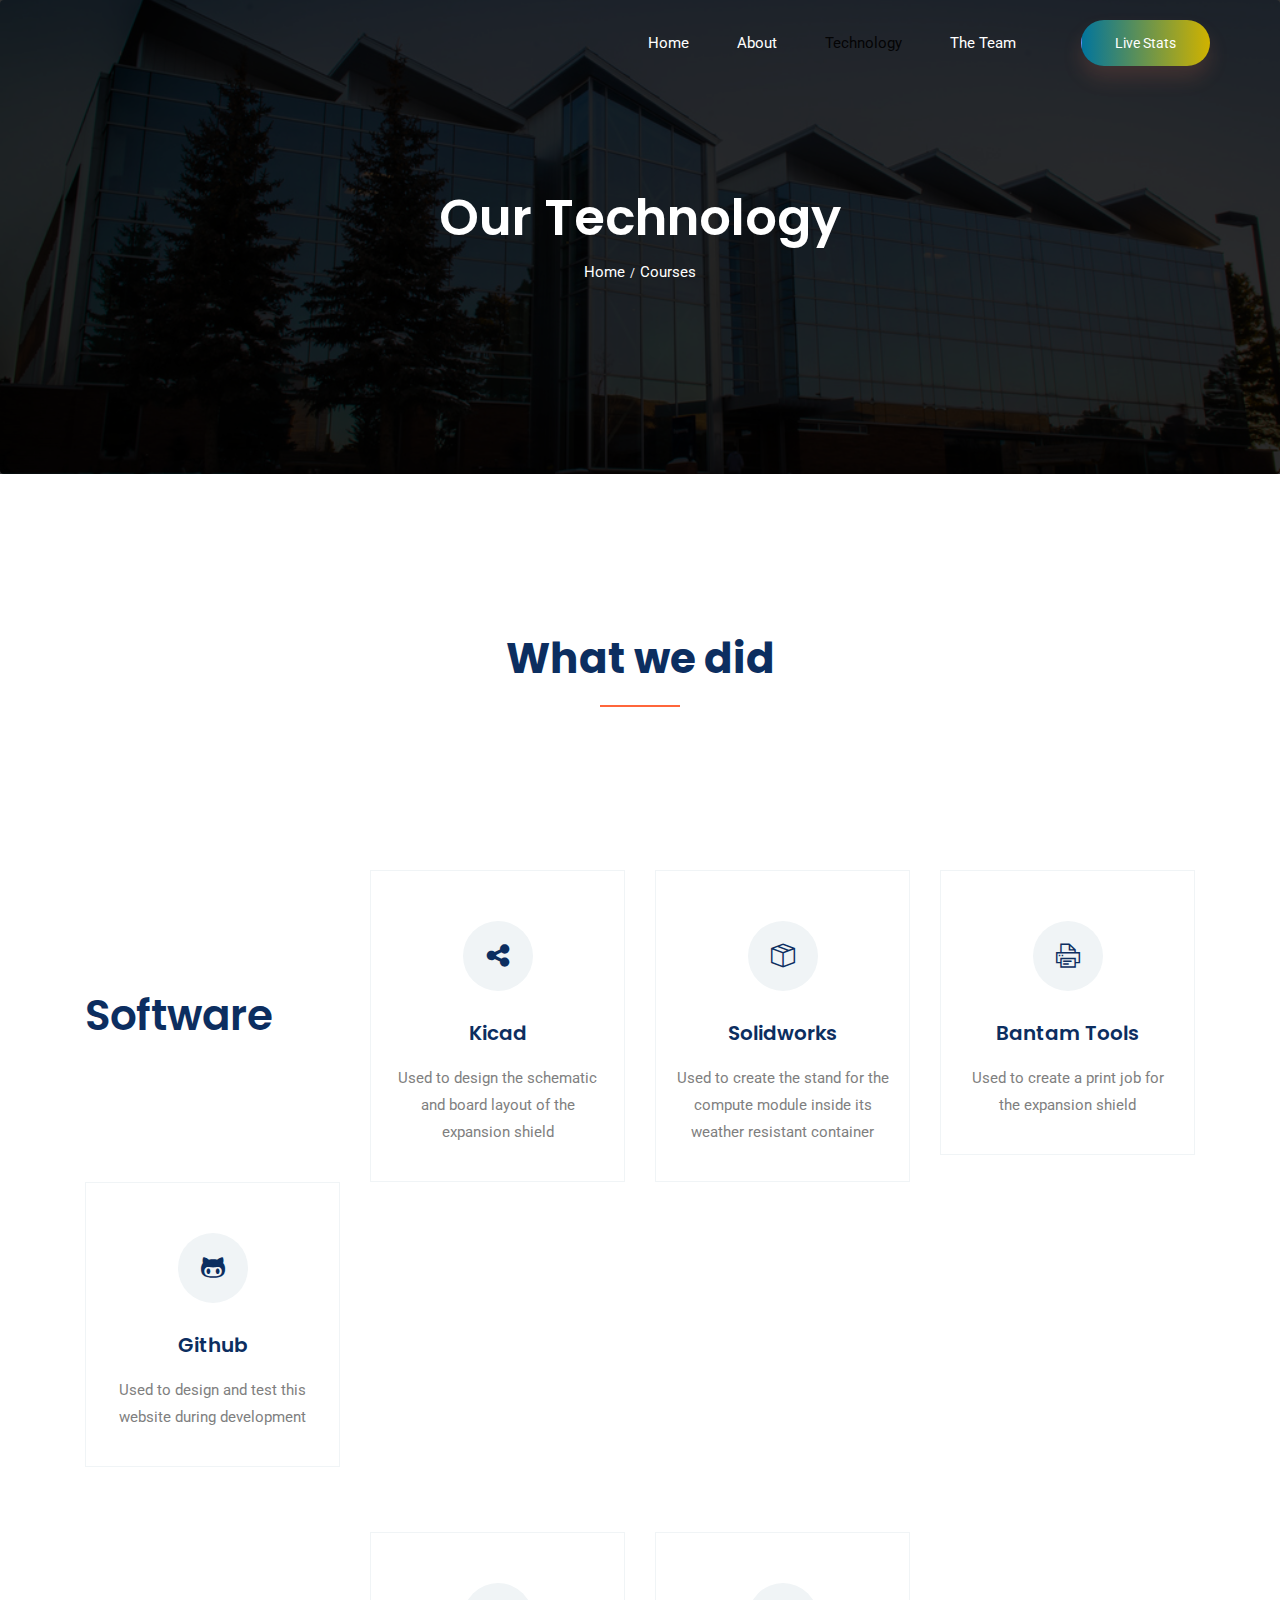
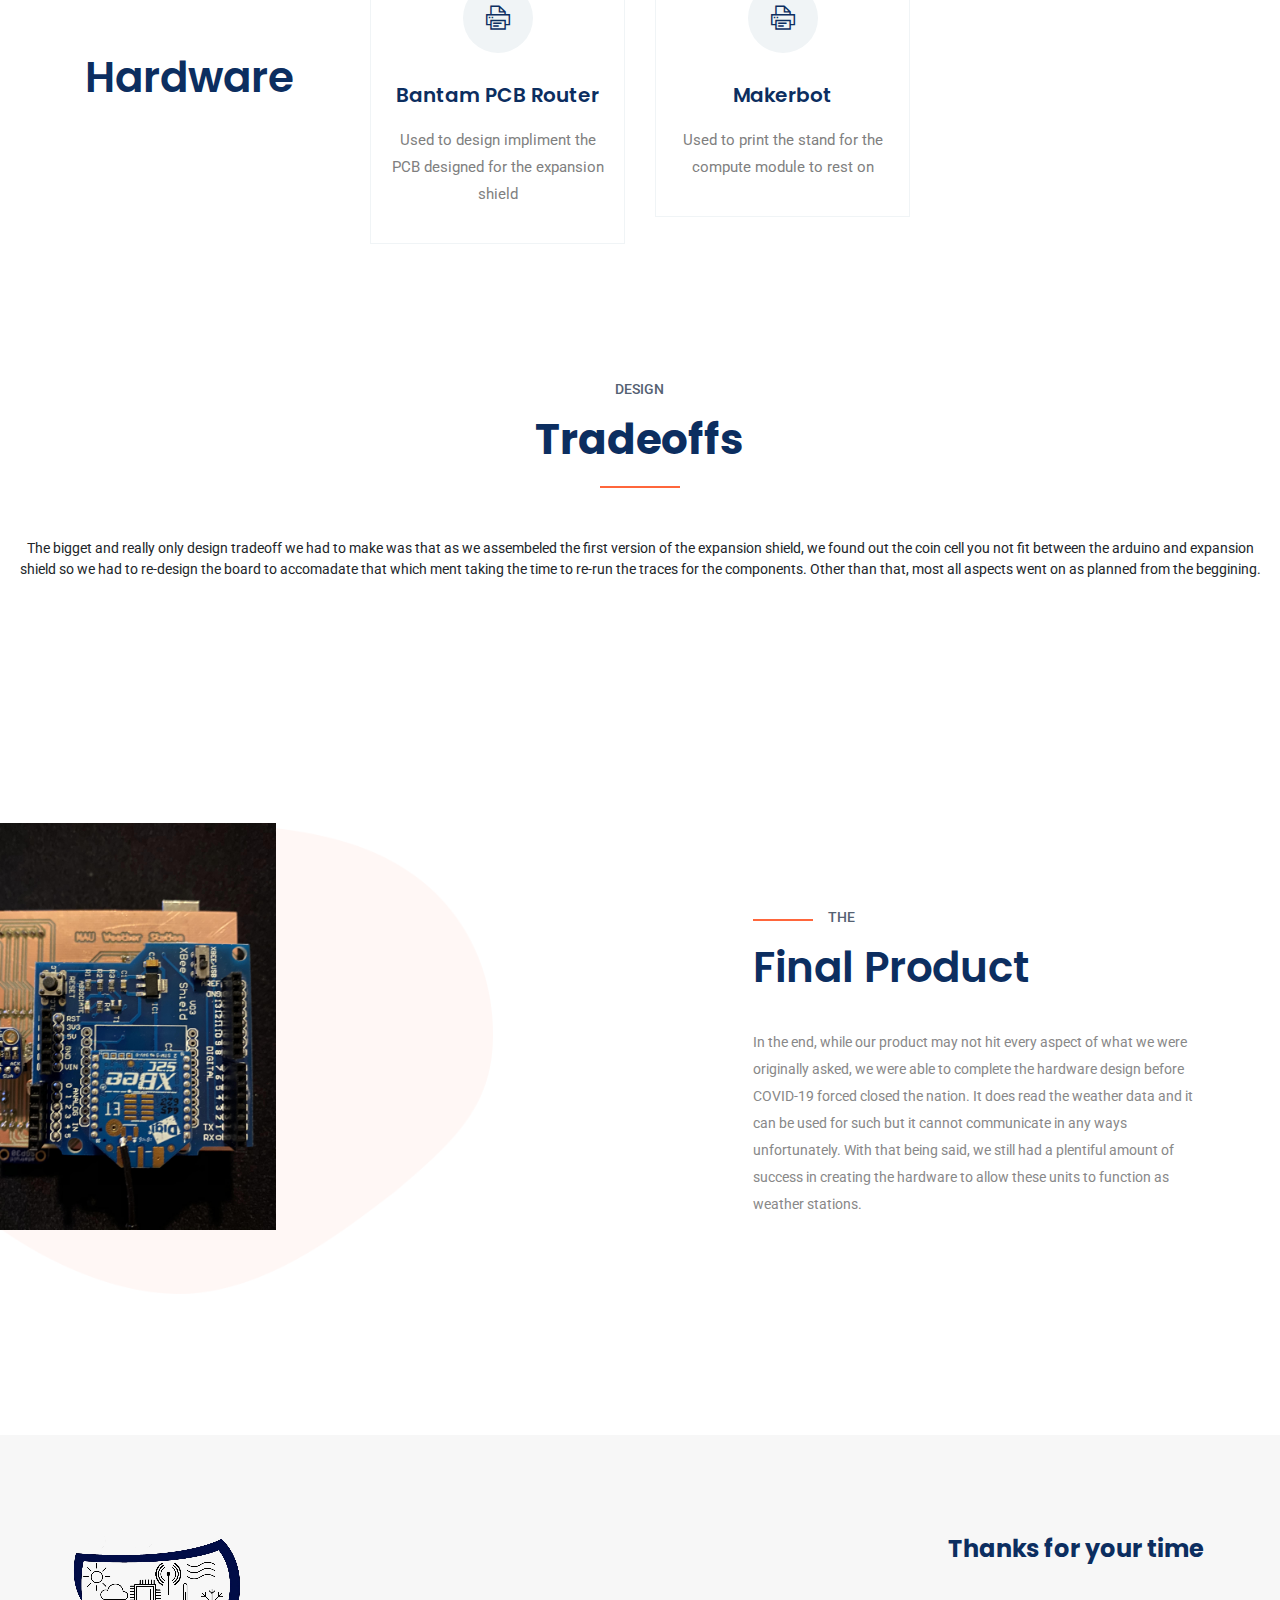
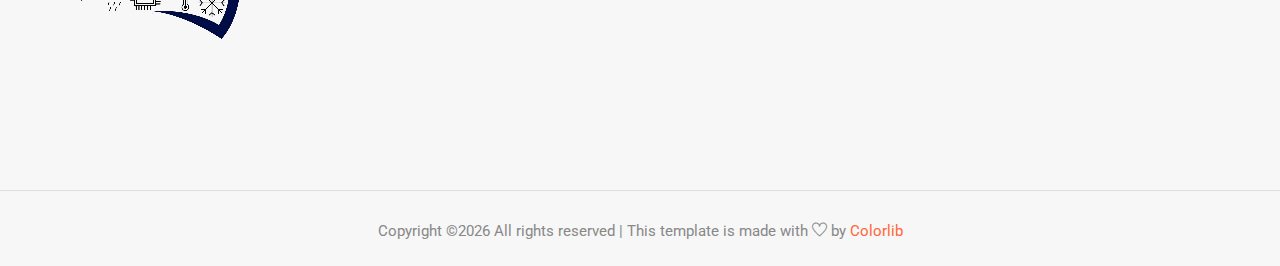
<file: technology.html>
<!doctype html>
<html lang="en">

<head>
    <!-- Required meta tags -->
    <meta charset="utf-8">
    <meta name="viewport" content="width=device-width, initial-scale=1, shrink-to-fit=no">
    <title>NAU Weather Station</title>
    <link rel="icon" href="img/Smaller_Logo.png">
    <!-- Bootstrap CSS -->
    <link rel="stylesheet" href="css/bootstrap.min.css">
    <!-- animate CSS -->
    <link rel="stylesheet" href="css/animate.css">
    <!-- owl carousel CSS -->
    <link rel="stylesheet" href="css/owl.carousel.min.css">
    <!-- themify CSS -->
    <link rel="stylesheet" href="css/themify-icons.css">
    <!-- flaticon CSS -->
    <link rel="stylesheet" href="css/flaticon.css">
    <!-- font awesome CSS -->
    <link rel="stylesheet" href="css/magnific-popup.css">
    <!-- swiper CSS -->
    <link rel="stylesheet" href="css/slick.css">
    <!-- style CSS -->
    <link rel="stylesheet" href="css/style.css">
</head>

<body>
    <!--::header part start::-->
    <header class="main_menu single_page_menu">
      <div class="container">
          <div class="row align-items-center">
              <div class="col-lg-12">
                  <nav class="navbar navbar-expand-lg navbar-light">
                     <!-- <a class="navbar-brand logo_1" href="index.html"> <img src="img/logo.png" alt="logo"> </a> -->
                      <a class="navbar-brand logo_2" href="index.html"> <img src="img/logo.png" alt="logo"> </a>
                      <button class="navbar-toggler" type="button" data-toggle="collapse"
                          data-target="#navbarSupportedContent" aria-controls="navbarSupportedContent"
                          aria-expanded="false" aria-label="Toggle navigation">
                          <span class="navbar-toggler-icon"></span>
                      </button>

                      <div class="collapse navbar-collapse main-menu-item justify-content-end"
                          id="navbarSupportedContent">
                           <ul class="navbar-nav align-items-center">
                                <li class="nav-item">
                                    <a class="nav-link" href="index.html">Home</a>
                                </li>
                                <li class="nav-item">
                                    <a class="nav-link" href="about.html">About</a>
                                </li>
                                <li class="nav-item active">
                                    <a class="nav-link" href="technology.html">Technology</a>
                                </li>
                                <li class="nav-item">
                                    <a class="nav-link" href="team.html">The Team</a>
                                </li>
                                <li class="d-none d-lg-block">
                                    <a class="btn_1" href="https://www.youtube.com/watch?v=dQw4w9WgXcQ">Live Stats</a>
                                </li>
                            </ul>
                      </div>
                  </nav>
              </div>
          </div>
      </div>
  </header>
    <!-- Header part end-->

    <!-- breadcrumb start-->
    <section class="breadcrumb breadcrumb_bg">
        <div class="container">
            <div class="row">
                <div class="col-lg-12">
                    <div class="breadcrumb_iner text-center">
                        <div class="breadcrumb_iner_item">
                            <h2>Our Technology</h2>
                            <p>Home<span>/</span>Courses</p>
                        </div>
                    </div>
                </div>
            </div>
        </div>
    </section>
    <!-- breadcrumb start-->

    <!--::review_part start::-->
    <section class="special_cource padding_top">
        <div class="container">
            <div class="row justify-content-center">
                <div class="col-xl-5">
                    <div class="section_tittle text-center">
                        <p></p>
                        <h2>What we did</h2>
                    </div>
                </div>
            </div>
            
              <!-- feature_part start SOFTWARE-->
             <section class="feature_part single_feature_padding" style="margin-top:-5%">
                <div class="container">
                    <div class="row">
                        <div class="col-sm-6 col-xl-3 align-self-center">
                            <div class="single_feature_text ">
                                <h2>Software</h2>
                                <p></p>
                            </div>
                         </div>
                    <div class="col-sm-6 col-xl-3">
                        <div class="single_feature">
                            <div class="single_feature_part">
                                <span class="single_feature_icon"><i class="ti-sharethis"></i></span>
                                    <h4>Kicad</h4>
                                    <p>
                                     Used to design the schematic and board layout of the expansion shield
                                    </p>
                                </div>
                            </div>
                        </div>
		            <div class="col-sm-6 col-xl-3">
                    <div class="single_feature">
                        <div class="single_feature_part">
                            <span class="single_feature_icon"><i class="ti-package"></i></span>
                            <h4>Solidworks</h4>
                            <p>
                            Used to create the stand for the compute module inside its weather resistant container
                            </p>
                        </div>
                    </div>
                </div>
                <div class="col-sm-6 col-xl-3">
                        <div class="single_feature">
                            <div class="single_feature_part">
                                <span class="single_feature_icon"><i class="ti-printer"></i></span>
                                    <h4>Bantam Tools</h4>
                                    <p>
                                     Used to create a print job for the expansion shield
                                    </p>
                                </div>
                            </div>
                        </div>
                        <div class="col-sm-6 col-xl-3">
                        <div class="single_feature">
                            <div class="single_feature_part">
                                <span class="single_feature_icon"><i class="ti-github"></i></span>
                                    <h4>Github</h4>
                                    <p>
                                     Used to design and test this website during development
                                    </p>
                                </div>
                            </div>
                        </div>
            </div>
        </div>
    </section>
    <!-- upcoming_event part start-->
            
              <!-- feature_part start HARDWARE-->
             <section class="feature_part single_feature">
                <div class="container">
                    <div class="row">
                        <div class="col-sm-6 col-xl-3 align-self-center">
                            <div class="single_feature_text ">
                                <h2>Hardware</h2>
                                <p></p>
                            </div>
                         </div>
                    <div class="col-sm-6 col-xl-3">
                        <div class="single_feature">
                            <div class="single_feature_part">
                                <span class="single_feature_icon"><i class="ti-printer"></i></span>
                                    <h4>Bantam PCB Router</h4>
                                    <p>
                                     Used to design impliment the PCB designed for the expansion shield
                                    </p>
                                </div>
                            </div>
                        </div>
		            <div class="col-sm-6 col-xl-3">
                    <div class="single_feature">
                        <div class="single_feature_part">
                            <span class="single_feature_icon"><i class="ti-printer"></i></span>
                            <h4>Makerbot</h4>
                            <p>
                            Used to print the stand for the compute module to rest on
                            </p>
                        </div>
                    </div>
                </div>
                
            </div>
        </div>
    </section>
    <!-- upcoming_event part start-->
        </div>
    </section>
    <!--::blog_part end::-->

    <!--::review_part start::-->
    <section class="testimonial_part section_padding">
        <div class="container-fluid">
            <div class="row justify-content-center">
                <div class="col-xl-5">
                    <div class="section_tittle text-center">
                        <p>Design</p>
			    <h2>Tradeoffs</h2>
                    </div>
                </div>
            </div>
		<p><center>
				The bigget and really only design tradeoff we had to make was that as we assembeled the first version of the expansion shield,
				we found out the coin cell you not fit between the arduino and expansion shield so we had to re-design the board to accomadate that which ment taking the time to re-run
				the traces for the components. Other than that, most all aspects went on as planned from the beggining.
		</center></p>
        </div>
    </section>
	
<!-- learning part start-->
    <section class="learning_part">
        <div class="container">
            <div class="row align-items-sm-center align-items-lg-stretch">
                <div class="col-md-7 col-lg-7">
                    <div class="learning_img">
                        <img src="img/IMG_5819.jpg" style="width:50%;height:auto">
                    </div>
                </div>
                <div class="col-md-5 col-lg-5">
                    <div class="learning_member_text">
                        <h5>The</h5>
                        <h2>Final Product</h2>
                        <p>
                           In the end, while our product may not hit every aspect of what we were originally asked, 
				we were able to complete the hardware design before COVID-19  forced closed the nation. It does read the weather data and it can be used for such
				but it cannot communicate in any ways unfortunately. With that being said, we still had a plentiful amount of success in creating the hardware to allow these units to function as weather stations.
                        </p>
                    </div>
                </div>
            </div>
        </div>
	</section>
	
	
    <!--::blog_part end::-->

   <!-- footer part start-->
<footer class="footer-area">
        <div class="container">
            <div class="row justify-content-between">
                <div class="col-sm-6 col-md-4 col-xl-3">
                    <div class="single-footer-widget footer_1">
                        <a href="index.html"> <img src="img/Smaller_Logo.png" alt=""> </a>
                         <!-- Can put some info here -->
                    </div>
                </div>
                <div class="col-sm-6 col-md-4 col-xl-4">
                    <div class="single-footer-widget footer_2">
                       <!-- Can put some info here -->
                    </div>
                </div>
                <div class="col-xl-3 col-sm-6 col-md-4">
                    <div class="single-footer-widget footer_2">
                        <h4>Thanks for your time</h4>
                        <div class="contact_info">
                            <!-- Can put some info here -->
                        </div>
                    </div>
                </div>
            </div>

        </div>
        <div class="container-fluid">
            <div class="row">
                <div class="col-lg-12">
                    <div class="copyright_part_text text-center">
                        <div class="row">
                            <div class="col-lg-12">
                                <p class="footer-text m-0"><!-- Link back to Colorlib can't be removed. Template is licensed under CC BY 3.0. -->
Copyright &copy;<script>document.write(new Date().getFullYear());</script> All rights reserved | This template is made with <i class="ti-heart" aria-hidden="true"></i> by <a href="https://colorlib.com" target="_blank">Colorlib</a>
<!-- Link back to Colorlib can't be removed. Template is licensed under CC BY 3.0. --></p>
                            </div>
                        </div>
                    </div>
                </div>
            </div>
        </div>
    </footer>
<!-- footer part end-->

    <!-- jquery plugins here-->
    <!-- jquery -->
    <script src="js/jquery-1.12.1.min.js"></script>
    <!-- popper js -->
    <script src="js/popper.min.js"></script>
    <!-- bootstrap js -->
    <script src="js/bootstrap.min.js"></script>
    <!-- easing js -->
    <script src="js/jquery.magnific-popup.js"></script>
    <!-- swiper js -->
    <script src="js/swiper.min.js"></script>
    <!-- swiper js -->
    <script src="js/masonry.pkgd.js"></script>
    <!-- particles js -->
    <script src="js/owl.carousel.min.js"></script>
    <script src="js/jquery.nice-select.min.js"></script>
    <!-- swiper js -->
    <script src="js/slick.min.js"></script>
    <script src="js/jquery.counterup.min.js"></script>
    <script src="js/waypoints.min.js"></script>
    <!-- custom js -->
    <script src="js/custom.js"></script>
</body>

</html>
</file>
<file: css/themify-icons.css>
@font-face {
	font-family: 'themify';
	src:url('../fonts/themify.eot?-fvbane');
	src:url('../fonts/themify.eot?#iefix-fvbane') format('embedded-opentype'),
		url('../fonts/themify.woff?-fvbane') format('woff'),
		url('../fonts/themify.ttf?-fvbane') format('truetype'),
		url('../fonts/themify.svg?-fvbane#themify') format('svg');
	font-weight: normal;
	font-style: normal;
}

[class^="ti-"], [class*=" ti-"] {
	font-family: 'themify';
	speak: none;
	font-style: normal;
	font-weight: normal;
	font-variant: normal;
	text-transform: none;
	line-height: 1;

	/* Better Font Rendering =========== */
	-webkit-font-smoothing: antialiased;
	-moz-osx-font-smoothing: grayscale;
}

.ti-wand:before {
	content: "\e600";
}
.ti-volume:before {
	content: "\e601";
}
.ti-user:before {
	content: "\e602";
}
.ti-unlock:before {
	content: "\e603";
}
.ti-unlink:before {
	content: "\e604";
}
.ti-trash:before {
	content: "\e605";
}
.ti-thought:before {
	content: "\e606";
}
.ti-target:before {
	content: "\e607";
}
.ti-tag:before {
	content: "\e608";
}
.ti-tablet:before {
	content: "\e609";
}
.ti-star:before {
	content: "\e60a";
}
.ti-spray:before {
	content: "\e60b";
}
.ti-signal:before {
	content: "\e60c";
}
.ti-shopping-cart:before {
	content: "\e60d";
}
.ti-shopping-cart-full:before {
	content: "\e60e";
}
.ti-settings:before {
	content: "\e60f";
}
.ti-search:before {
	content: "\e610";
}
.ti-zoom-in:before {
	content: "\e611";
}
.ti-zoom-out:before {
	content: "\e612";
}
.ti-cut:before {
	content: "\e613";
}
.ti-ruler:before {
	content: "\e614";
}
.ti-ruler-pencil:before {
	content: "\e615";
}
.ti-ruler-alt:before {
	content: "\e616";
}
.ti-bookmark:before {
	content: "\e617";
}
.ti-bookmark-alt:before {
	content: "\e618";
}
.ti-reload:before {
	content: "\e619";
}
.ti-plus:before {
	content: "\e61a";
}
.ti-pin:before {
	content: "\e61b";
}
.ti-pencil:before {
	content: "\e61c";
}
.ti-pencil-alt:before {
	content: "\e61d";
}
.ti-paint-roller:before {
	content: "\e61e";
}
.ti-paint-bucket:before {
	content: "\e61f";
}
.ti-na:before {
	content: "\e620";
}
.ti-mobile:before {
	content: "\e621";
}
.ti-minus:before {
	content: "\e622";
}
.ti-medall:before {
	content: "\e623";
}
.ti-medall-alt:before {
	content: "\e624";
}
.ti-marker:before {
	content: "\e625";
}
.ti-marker-alt:before {
	content: "\e626";
}
.ti-arrow-up:before {
	content: "\e627";
}
.ti-arrow-right:before {
	content: "\e628";
}
.ti-arrow-left:before {
	content: "\e629";
}
.ti-arrow-down:before {
	content: "\e62a";
}
.ti-lock:before {
	content: "\e62b";
}
.ti-location-arrow:before {
	content: "\e62c";
}
.ti-link:before {
	content: "\e62d";
}
.ti-layout:before {
	content: "\e62e";
}
.ti-layers:before {
	content: "\e62f";
}
.ti-layers-alt:before {
	content: "\e630";
}
.ti-key:before {
	content: "\e631";
}
.ti-import:before {
	content: "\e632";
}
.ti-image:before {
	content: "\e633";
}
.ti-heart:before {
	content: "\e634";
}
.ti-heart-broken:before {
	content: "\e635";
}
.ti-hand-stop:before {
	content: "\e636";
}
.ti-hand-open:before {
	content: "\e637";
}
.ti-hand-drag:before {
	content: "\e638";
}
.ti-folder:before {
	content: "\e639";
}
.ti-flag:before {
	content: "\e63a";
}
.ti-flag-alt:before {
	content: "\e63b";
}
.ti-flag-alt-2:before {
	content: "\e63c";
}
.ti-eye:before {
	content: "\e63d";
}
.ti-export:before {
	content: "\e63e";
}
.ti-exchange-vertical:before {
	content: "\e63f";
}
.ti-desktop:before {
	content: "\e640";
}
.ti-cup:before {
	content: "\e641";
}
.ti-crown:before {
	content: "\e642";
}
.ti-comments:before {
	content: "\e643";
}
.ti-comment:before {
	content: "\e644";
}
.ti-comment-alt:before {
	content: "\e645";
}
.ti-close:before {
	content: "\e646";
}
.ti-clip:before {
	content: "\e647";
}
.ti-angle-up:before {
	content: "\e648";
}
.ti-angle-right:before {
	content: "\e649";
}
.ti-angle-left:before {
	content: "\e64a";
}
.ti-angle-down:before {
	content: "\e64b";
}
.ti-check:before {
	content: "\e64c";
}
.ti-check-box:before {
	content: "\e64d";
}
.ti-camera:before {
	content: "\e64e";
}
.ti-announcement:before {
	content: "\e64f";
}
.ti-brush:before {
	content: "\e650";
}
.ti-briefcase:before {
	content: "\e651";
}
.ti-bolt:before {
	content: "\e652";
}
.ti-bolt-alt:before {
	content: "\e653";
}
.ti-blackboard:before {
	content: "\e654";
}
.ti-bag:before {
	content: "\e655";
}
.ti-move:before {
	content: "\e656";
}
.ti-arrows-vertical:before {
	content: "\e657";
}
.ti-arrows-horizontal:before {
	content: "\e658";
}
.ti-fullscreen:before {
	content: "\e659";
}
.ti-arrow-top-right:before {
	content: "\e65a";
}
.ti-arrow-top-left:before {
	content: "\e65b";
}
.ti-arrow-circle-up:before {
	content: "\e65c";
}
.ti-arrow-circle-right:before {
	content: "\e65d";
}
.ti-arrow-circle-left:before {
	content: "\e65e";
}
.ti-arrow-circle-down:before {
	content: "\e65f";
}
.ti-angle-double-up:before {
	content: "\e660";
}
.ti-angle-double-right:before {
	content: "\e661";
}
.ti-angle-double-left:before {
	content: "\e662";
}
.ti-angle-double-down:before {
	content: "\e663";
}
.ti-zip:before {
	content: "\e664";
}
.ti-world:before {
	content: "\e665";
}
.ti-wheelchair:before {
	content: "\e666";
}
.ti-view-list:before {
	content: "\e667";
}
.ti-view-list-alt:before {
	content: "\e668";
}
.ti-view-grid:before {
	content: "\e669";
}
.ti-uppercase:before {
	content: "\e66a";
}
.ti-upload:before {
	content: "\e66b";
}
.ti-underline:before {
	content: "\e66c";
}
.ti-truck:before {
	content: "\e66d";
}
.ti-timer:before {
	content: "\e66e";
}
.ti-ticket:before {
	content: "\e66f";
}
.ti-thumb-up:before {
	content: "\e670";
}
.ti-thumb-down:before {
	content: "\e671";
}
.ti-text:before {
	content: "\e672";
}
.ti-stats-up:before {
	content: "\e673";
}
.ti-stats-down:before {
	content: "\e674";
}
.ti-split-v:before {
	content: "\e675";
}
.ti-split-h:before {
	content: "\e676";
}
.ti-smallcap:before {
	content: "\e677";
}
.ti-shine:before {
	content: "\e678";
}
.ti-shift-right:before {
	content: "\e679";
}
.ti-shift-left:before {
	content: "\e67a";
}
.ti-shield:before {
	content: "\e67b";
}
.ti-notepad:before {
	content: "\e67c";
}
.ti-server:before {
	content: "\e67d";
}
.ti-quote-right:before {
	content: "\e67e";
}
.ti-quote-left:before {
	content: "\e67f";
}
.ti-pulse:before {
	content: "\e680";
}
.ti-printer:before {
	content: "\e681";
}
.ti-power-off:before {
	content: "\e682";
}
.ti-plug:before {
	content: "\e683";
}
.ti-pie-chart:before {
	content: "\e684";
}
.ti-paragraph:before {
	content: "\e685";
}
.ti-panel:before {
	content: "\e686";
}
.ti-package:before {
	content: "\e687";
}
.ti-music:before {
	content: "\e688";
}
.ti-music-alt:before {
	content: "\e689";
}
.ti-mouse:before {
	content: "\e68a";
}
.ti-mouse-alt:before {
	content: "\e68b";
}
.ti-money:before {
	content: "\e68c";
}
.ti-microphone:before {
	content: "\e68d";
}
.ti-menu:before {
	content: "\e68e";
}
.ti-menu-alt:before {
	content: "\e68f";
}
.ti-map:before {
	content: "\e690";
}
.ti-map-alt:before {
	content: "\e691";
}
.ti-loop:before {
	content: "\e692";
}
.ti-location-pin:before {
	content: "\e693";
}
.ti-list:before {
	content: "\e694";
}
.ti-light-bulb:before {
	content: "\e695";
}
.ti-Italic:before {
	content: "\e696";
}
.ti-info:before {
	content: "\e697";
}
.ti-infinite:before {
	content: "\e698";
}
.ti-id-badge:before {
	content: "\e699";
}
.ti-hummer:before {
	content: "\e69a";
}
.ti-home:before {
	content: "\e69b";
}
.ti-help:before {
	content: "\e69c";
}
.ti-headphone:before {
	content: "\e69d";
}
.ti-harddrives:before {
	content: "\e69e";
}
.ti-harddrive:before {
	content: "\e69f";
}
.ti-gift:before {
	content: "\e6a0";
}
.ti-game:before {
	content: "\e6a1";
}
.ti-filter:before {
	content: "\e6a2";
}
.ti-files:before {
	content: "\e6a3";
}
.ti-file:before {
	content: "\e6a4";
}
.ti-eraser:before {
	content: "\e6a5";
}
.ti-envelope:before {
	content: "\e6a6";
}
.ti-download:before {
	content: "\e6a7";
}
.ti-direction:before {
	content: "\e6a8";
}
.ti-direction-alt:before {
	content: "\e6a9";
}
.ti-dashboard:before {
	content: "\e6aa";
}
.ti-control-stop:before {
	content: "\e6ab";
}
.ti-control-shuffle:before {
	content: "\e6ac";
}
.ti-control-play:before {
	content: "\e6ad";
}
.ti-control-pause:before {
	content: "\e6ae";
}
.ti-control-forward:before {
	content: "\e6af";
}
.ti-control-backward:before {
	content: "\e6b0";
}
.ti-cloud:before {
	content: "\e6b1";
}
.ti-cloud-up:before {
	content: "\e6b2";
}
.ti-cloud-down:before {
	content: "\e6b3";
}
.ti-clipboard:before {
	content: "\e6b4";
}
.ti-car:before {
	content: "\e6b5";
}
.ti-calendar:before {
	content: "\e6b6";
}
.ti-book:before {
	content: "\e6b7";
}
.ti-bell:before {
	content: "\e6b8";
}
.ti-basketball:before {
	content: "\e6b9";
}
.ti-bar-chart:before {
	content: "\e6ba";
}
.ti-bar-chart-alt:before {
	content: "\e6bb";
}
.ti-back-right:before {
	content: "\e6bc";
}
.ti-back-left:before {
	content: "\e6bd";
}
.ti-arrows-corner:before {
	content: "\e6be";
}
.ti-archive:before {
	content: "\e6bf";
}
.ti-anchor:before {
	content: "\e6c0";
}
.ti-align-right:before {
	content: "\e6c1";
}
.ti-align-left:before {
	content: "\e6c2";
}
.ti-align-justify:before {
	content: "\e6c3";
}
.ti-align-center:before {
	content: "\e6c4";
}
.ti-alert:before {
	content: "\e6c5";
}
.ti-alarm-clock:before {
	content: "\e6c6";
}
.ti-agenda:before {
	content: "\e6c7";
}
.ti-write:before {
	content: "\e6c8";
}
.ti-window:before {
	content: "\e6c9";
}
.ti-widgetized:before {
	content: "\e6ca";
}
.ti-widget:before {
	content: "\e6cb";
}
.ti-widget-alt:before {
	content: "\e6cc";
}
.ti-wallet:before {
	content: "\e6cd";
}
.ti-video-clapper:before {
	content: "\e6ce";
}
.ti-video-camera:before {
	content: "\e6cf";
}
.ti-vector:before {
	content: "\e6d0";
}
.ti-themify-logo:before {
	content: "\e6d1";
}
.ti-themify-favicon:before {
	content: "\e6d2";
}
.ti-themify-favicon-alt:before {
	content: "\e6d3";
}
.ti-support:before {
	content: "\e6d4";
}
.ti-stamp:before {
	content: "\e6d5";
}
.ti-split-v-alt:before {
	content: "\e6d6";
}
.ti-slice:before {
	content: "\e6d7";
}
.ti-shortcode:before {
	content: "\e6d8";
}
.ti-shift-right-alt:before {
	content: "\e6d9";
}
.ti-shift-left-alt:before {
	content: "\e6da";
}
.ti-ruler-alt-2:before {
	content: "\e6db";
}
.ti-receipt:before {
	content: "\e6dc";
}
.ti-pin2:before {
	content: "\e6dd";
}
.ti-pin-alt:before {
	content: "\e6de";
}
.ti-pencil-alt2:before {
	content: "\e6df";
}
.ti-palette:before {
	content: "\e6e0";
}
.ti-more:before {
	content: "\e6e1";
}
.ti-more-alt:before {
	content: "\e6e2";
}
.ti-microphone-alt:before {
	content: "\e6e3";
}
.ti-magnet:before {
	content: "\e6e4";
}
.ti-line-double:before {
	content: "\e6e5";
}
.ti-line-dotted:before {
	content: "\e6e6";
}
.ti-line-dashed:before {
	content: "\e6e7";
}
.ti-layout-width-full:before {
	content: "\e6e8";
}
.ti-layout-width-default:before {
	content: "\e6e9";
}
.ti-layout-width-default-alt:before {
	content: "\e6ea";
}
.ti-layout-tab:before {
	content: "\e6eb";
}
.ti-layout-tab-window:before {
	content: "\e6ec";
}
.ti-layout-tab-v:before {
	content: "\e6ed";
}
.ti-layout-tab-min:before {
	content: "\e6ee";
}
.ti-layout-slider:before {
	content: "\e6ef";
}
.ti-layout-slider-alt:before {
	content: "\e6f0";
}
.ti-layout-sidebar-right:before {
	content: "\e6f1";
}
.ti-layout-sidebar-none:before {
	content: "\e6f2";
}
.ti-layout-sidebar-left:before {
	content: "\e6f3";
}
.ti-layout-placeholder:before {
	content: "\e6f4";
}
.ti-layout-menu:before {
	content: "\e6f5";
}
.ti-layout-menu-v:before {
	content: "\e6f6";
}
.ti-layout-menu-separated:before {
	content: "\e6f7";
}
.ti-layout-menu-full:before {
	content: "\e6f8";
}
.ti-layout-media-right-alt:before {
	content: "\e6f9";
}
.ti-layout-media-right:before {
	content: "\e6fa";
}
.ti-layout-media-overlay:before {
	content: "\e6fb";
}
.ti-layout-media-overlay-alt:before {
	content: "\e6fc";
}
.ti-layout-media-overlay-alt-2:before {
	content: "\e6fd";
}
.ti-layout-media-left-alt:before {
	content: "\e6fe";
}
.ti-layout-media-left:before {
	content: "\e6ff";
}
.ti-layout-media-center-alt:before {
	content: "\e700";
}
.ti-layout-media-center:before {
	content: "\e701";
}
.ti-layout-list-thumb:before {
	content: "\e702";
}
.ti-layout-list-thumb-alt:before {
	content: "\e703";
}
.ti-layout-list-post:before {
	content: "\e704";
}
.ti-layout-list-large-image:before {
	content: "\e705";
}
.ti-layout-line-solid:before {
	content: "\e706";
}
.ti-layout-grid4:before {
	content: "\e707";
}
.ti-layout-grid3:before {
	content: "\e708";
}
.ti-layout-grid2:before {
	content: "\e709";
}
.ti-layout-grid2-thumb:before {
	content: "\e70a";
}
.ti-layout-cta-right:before {
	content: "\e70b";
}
.ti-layout-cta-left:before {
	content: "\e70c";
}
.ti-layout-cta-center:before {
	content: "\e70d";
}
.ti-layout-cta-btn-right:before {
	content: "\e70e";
}
.ti-layout-cta-btn-left:before {
	content: "\e70f";
}
.ti-layout-column4:before {
	content: "\e710";
}
.ti-layout-column3:before {
	content: "\e711";
}
.ti-layout-column2:before {
	content: "\e712";
}
.ti-layout-accordion-separated:before {
	content: "\e713";
}
.ti-layout-accordion-merged:before {
	content: "\e714";
}
.ti-layout-accordion-list:before {
	content: "\e715";
}
.ti-ink-pen:before {
	content: "\e716";
}
.ti-info-alt:before {
	content: "\e717";
}
.ti-help-alt:before {
	content: "\e718";
}
.ti-headphone-alt:before {
	content: "\e719";
}
.ti-hand-point-up:before {
	content: "\e71a";
}
.ti-hand-point-right:before {
	content: "\e71b";
}
.ti-hand-point-left:before {
	content: "\e71c";
}
.ti-hand-point-down:before {
	content: "\e71d";
}
.ti-gallery:before {
	content: "\e71e";
}
.ti-face-smile:before {
	content: "\e71f";
}
.ti-face-sad:before {
	content: "\e720";
}
.ti-credit-card:before {
	content: "\e721";
}
.ti-control-skip-forward:before {
	content: "\e722";
}
.ti-control-skip-backward:before {
	content: "\e723";
}
.ti-control-record:before {
	content: "\e724";
}
.ti-control-eject:before {
	content: "\e725";
}
.ti-comments-smiley:before {
	content: "\e726";
}
.ti-brush-alt:before {
	content: "\e727";
}
.ti-youtube:before {
	content: "\e728";
}
.ti-vimeo:before {
	content: "\e729";
}
.ti-twitter:before {
	content: "\e72a";
}
.ti-time:before {
	content: "\e72b";
}
.ti-tumblr:before {
	content: "\e72c";
}
.ti-skype:before {
	content: "\e72d";
}
.ti-share:before {
	content: "\e72e";
}
.ti-share-alt:before {
	content: "\e72f";
}
.ti-rocket:before {
	content: "\e730";
}
.ti-pinterest:before {
	content: "\e731";
}
.ti-new-window:before {
	content: "\e732";
}
.ti-microsoft:before {
	content: "\e733";
}
.ti-list-ol:before {
	content: "\e734";
}
.ti-linkedin:before {
	content: "\e735";
}
.ti-layout-sidebar-2:before {
	content: "\e736";
}
.ti-layout-grid4-alt:before {
	content: "\e737";
}
.ti-layout-grid3-alt:before {
	content: "\e738";
}
.ti-layout-grid2-alt:before {
	content: "\e739";
}
.ti-layout-column4-alt:before {
	content: "\e73a";
}
.ti-layout-column3-alt:before {
	content: "\e73b";
}
.ti-layout-column2-alt:before {
	content: "\e73c";
}
.ti-instagram:before {
	content: "\e73d";
}
.ti-google:before {
	content: "\e73e";
}
.ti-github:before {
	content: "\e73f";
}
.ti-flickr:before {
	content: "\e740";
}
.ti-facebook:before {
	content: "\e741";
}
.ti-dropbox:before {
	content: "\e742";
}
.ti-dribbble:before {
	content: "\e743";
}
.ti-apple:before {
	content: "\e744";
}
.ti-android:before {
	content: "\e745";
}
.ti-save:before {
	content: "\e746";
}
.ti-save-alt:before {
	content: "\e747";
}
.ti-yahoo:before {
	content: "\e748";
}
.ti-wordpress:before {
	content: "\e749";
}
.ti-vimeo-alt:before {
	content: "\e74a";
}
.ti-twitter-alt:before {
	content: "\e74b";
}
.ti-tumblr-alt:before {
	content: "\e74c";
}
.ti-trello:before {
	content: "\e74d";
}
.ti-stack-overflow:before {
	content: "\e74e";
}
.ti-soundcloud:before {
	content: "\e74f";
}
.ti-sharethis:before {
	content: "\e750";
}
.ti-sharethis-alt:before {
	content: "\e751";
}
.ti-reddit:before {
	content: "\e752";
}
.ti-pinterest-alt:before {
	content: "\e753";
}
.ti-microsoft-alt:before {
	content: "\e754";
}
.ti-linux:before {
	content: "\e755";
}
.ti-jsfiddle:before {
	content: "\e756";
}
.ti-joomla:before {
	content: "\e757";
}
.ti-html5:before {
	content: "\e758";
}
.ti-flickr-alt:before {
	content: "\e759";
}
.ti-email:before {
	content: "\e75a";
}
.ti-drupal:before {
	content: "\e75b";
}
.ti-dropbox-alt:before {
	content: "\e75c";
}
.ti-css3:before {
	content: "\e75d";
}
.ti-rss:before {
	content: "\e75e";
}
.ti-rss-alt:before {
	content: "\e75f";
}
</file>
<file: css/flaticon.css>
/*
  	Flaticon icon font: Flaticon
  	Creation date: 09/04/2019 10:10
  	*/

@font-face {
  font-family: "Flaticon";
  src: url("../fonts/Flaticon.eot");
  src: url("../fonts/Flaticon.eot?#iefix") format("embedded-opentype"),
       url("../fonts/Flaticon.woff2") format("woff2"),
       url("../fonts/Flaticon.woff") format("woff"),
       url("../fonts/Flaticon.ttf") format("truetype"),
       url("../fonts/Flaticon.svg#Flaticon") format("svg");
  font-weight: normal;
  font-style: normal;
}

@media screen and (-webkit-min-device-pixel-ratio:0) {
  @font-face {
    font-family: "Flaticon";
    src: url("./Flaticon.svg#Flaticon") format("svg");
  }
}

[class^="flaticon-"]:before, [class*=" flaticon-"]:before,
[class^="flaticon-"]:after, [class*=" flaticon-"]:after {   
  font-family: Flaticon;
        font-size: 30px;
       font-style: normal;
       color: #fff;
}

.flaticon-growth:before { content: "\f100"; }
.flaticon-wallet:before { content: "\f101"; }
</file>
<file: css/style.css>
/**************** extend css start ****************/
@import url("https://fonts.googleapis.com/css?family=Open+Sans:800|Poppins:300,400,500,600,700,800|Roboto:300,400,500");
/* line 2, E:/172 Etrain Education/172_Etrain_Education_html/sass/_extends.scss */
.btn_1, .btn_2:hover, .main_menu .navbar-toggler:after, .banner_part .banner_text .btn_1, .feature_part .single_feature:hover span {
  background: rgb(255,229,5);
  background: linear-gradient(90deg, rgba(2,117,156,1) 0%, rgba(207,178,0,1) 50%, rgba(94,150,246,1) 100%);
}

/* line 6, E:/172 Etrain Education/172_Etrain_Education_html/sass/_extends.scss */
.member_counter {
/**
  background-image: -moz-conic-gradient(red, orange, yellow, green, blue, indigo, violet);
  background-image: -webkit-conic-gradient(red, orange, yellow, green, blue, indigo, violet);
  background-image: -ms-conic-gradient(red, orange, yellow, green, blue, indigo, violet);
 **/
  background: conic-gradient(red, orange, yellow, green, blue, indigo, violet, red);
  
  /** PLEASE DONT TOUCH
  background-image: -moz-linear-gradient(0deg, #ee390f 0%, #f9b700 100%);
  background-image: -webkit-linear-gradient(0deg, #ee390f 0%, #f9b700 100%);
  background-image: -ms-linear-gradient(0deg, #ee390f 0%, #f9b700 100%);
  **/
}

/**************** extend css start ****************/
/**************** common css start ****************/
/* line 3, E:/172 Etrain Education/172_Etrain_Education_html/sass/_common.scss */
body {
  font-family: "Roboto", sans-serif;
  padding: 0;
  margin: 0;
  font-size: 14px;
}

/* line 9, E:/172 Etrain Education/172_Etrain_Education_html/sass/_common.scss */
.message_submit_form:focus {
  outline: none;
}

/* line 12, E:/172 Etrain Education/172_Etrain_Education_html/sass/_common.scss */
input:hover, input:focus {
  outline: none !important;
}

/* line 15, E:/172 Etrain Education/172_Etrain_Education_html/sass/_common.scss */
.gray_bg {
  background-color: #f7f7f7;
}

/* line 18, E:/172 Etrain Education/172_Etrain_Education_html/sass/_common.scss */
.section_padding {
  padding: 140px 0px;
}

@media only screen and (min-width: 992px) and (max-width: 1200px) {
  /* line 18, E:/172 Etrain Education/172_Etrain_Education_html/sass/_common.scss */
  .section_padding {
    padding: 80px 0px;
  }
}

@media only screen and (min-width: 768px) and (max-width: 991px) {
  /* line 18, E:/172 Etrain Education/172_Etrain_Education_html/sass/_common.scss */
  .section_padding {
    padding: 70px 0px;
  }
}

@media (max-width: 576px) {
  /* line 18, E:/172 Etrain Education/172_Etrain_Education_html/sass/_common.scss */
  .section_padding {
    padding: 70px 0px;
  }
}

@media only screen and (min-width: 576px) and (max-width: 767px) {
  /* line 18, E:/172 Etrain Education/172_Etrain_Education_html/sass/_common.scss */
  .section_padding {
    padding: 70px 0px;
  }
}

/* line 33, E:/172 Etrain Education/172_Etrain_Education_html/sass/_common.scss */
.single_padding_top {
  padding-top: 140px !important;
}

@media only screen and (min-width: 992px) and (max-width: 1200px) {
  /* line 33, E:/172 Etrain Education/172_Etrain_Education_html/sass/_common.scss */
  .single_padding_top {
    padding-top: 70px !important;
  }
}

@media only screen and (min-width: 768px) and (max-width: 991px) {
  /* line 33, E:/172 Etrain Education/172_Etrain_Education_html/sass/_common.scss */
  .single_padding_top {
    padding-top: 70px !important;
  }
}

@media (max-width: 576px) {
  /* line 33, E:/172 Etrain Education/172_Etrain_Education_html/sass/_common.scss */
  .single_padding_top {
    padding-top: 70px !important;
  }
}

@media only screen and (min-width: 576px) and (max-width: 767px) {
  /* line 33, E:/172 Etrain Education/172_Etrain_Education_html/sass/_common.scss */
  .single_padding_top {
    padding-top: 80px !important;
  }
}

/* line 48, E:/172 Etrain Education/172_Etrain_Education_html/sass/_common.scss */
.padding_top {
  padding-top: 140px;
}

@media only screen and (min-width: 992px) and (max-width: 1200px) {
  /* line 48, E:/172 Etrain Education/172_Etrain_Education_html/sass/_common.scss */
  .padding_top {
    padding-top: 80px;
  }
}

@media only screen and (min-width: 768px) and (max-width: 991px) {
  /* line 48, E:/172 Etrain Education/172_Etrain_Education_html/sass/_common.scss */
  .padding_top {
    padding-top: 70px;
  }
}

@media (max-width: 576px) {
  /* line 48, E:/172 Etrain Education/172_Etrain_Education_html/sass/_common.scss */
  .padding_top {
    padding-top: 70px;
  }
}

@media only screen and (min-width: 576px) and (max-width: 767px) {
  /* line 48, E:/172 Etrain Education/172_Etrain_Education_html/sass/_common.scss */
  .padding_top {
    padding-top: 70px;
  }
}

/* line 63, E:/172 Etrain Education/172_Etrain_Education_html/sass/_common.scss */
a {
  text-decoration: none;
  -webkit-transition: 0.5s;
  transition: 0.5s;
}

/* line 66, E:/172 Etrain Education/172_Etrain_Education_html/sass/_common.scss */
a:hover {
  outline: none;
  text-decoration: none;
}

/* line 72, E:/172 Etrain Education/172_Etrain_Education_html/sass/_common.scss */
h1, h2, h3, h4, h5, h6 {
  color: #0c2e60;
  font-family: "Poppins", sans-serif;
}

/* line 76, E:/172 Etrain Education/172_Etrain_Education_html/sass/_common.scss */
p {
  color: #666666;
  font-family: "Roboto", sans-serif;
  line-height: 1.929;
  font-size: 14px;
  margin-bottom: 0px;
  color: #888888;
}

/* line 85, E:/172 Etrain Education/172_Etrain_Education_html/sass/_common.scss */
h2 {
  font-size: 44px;
  line-height: 28px;
  color: #0c2e60;
  font-weight: 600;
  line-height: 1.222;
}

@media (max-width: 576px) {
  /* line 85, E:/172 Etrain Education/172_Etrain_Education_html/sass/_common.scss */
  h2 {
    font-size: 22px;
    line-height: 25px;
  }
}

@media only screen and (min-width: 576px) and (max-width: 767px) {
  /* line 85, E:/172 Etrain Education/172_Etrain_Education_html/sass/_common.scss */
  h2 {
    font-size: 24px;
    line-height: 25px;
  }
}

/* line 102, E:/172 Etrain Education/172_Etrain_Education_html/sass/_common.scss */
h3 {
  font-size: 24px;
  line-height: 25px;
}

@media (max-width: 576px) {
  /* line 102, E:/172 Etrain Education/172_Etrain_Education_html/sass/_common.scss */
  h3 {
    font-size: 20px;
  }
}

/* line 111, E:/172 Etrain Education/172_Etrain_Education_html/sass/_common.scss */
h5 {
  font-size: 18px;
  line-height: 22px;
}

/* line 116, E:/172 Etrain Education/172_Etrain_Education_html/sass/_common.scss */
img {
  max-width: 100%;
}

/* line 119, E:/172 Etrain Education/172_Etrain_Education_html/sass/_common.scss */
a:focus, .button:focus, button:focus, .btn:focus {
  text-decoration: none;
  outline: none;
  box-shadow: none;
  -webkit-transition: 1s;
  transition: 1s;
}

/* line 126, E:/172 Etrain Education/172_Etrain_Education_html/sass/_common.scss */
.section_tittle {
  margin-bottom: 110px;
}

@media (max-width: 576px) {
  /* line 126, E:/172 Etrain Education/172_Etrain_Education_html/sass/_common.scss */
  .section_tittle {
    margin-bottom: 50px;
  }
}

@media only screen and (min-width: 576px) and (max-width: 767px) {
  /* line 126, E:/172 Etrain Education/172_Etrain_Education_html/sass/_common.scss */
  .section_tittle {
    margin-bottom: 50px;
  }
}

@media only screen and (min-width: 768px) and (max-width: 991px) {
  /* line 126, E:/172 Etrain Education/172_Etrain_Education_html/sass/_common.scss */
  .section_tittle {
    font-size: 50px;
  }
}

@media only screen and (min-width: 992px) and (max-width: 1200px) {
  /* line 126, E:/172 Etrain Education/172_Etrain_Education_html/sass/_common.scss */
  .section_tittle {
    margin-bottom: 50px;
  }
}

/* line 140, E:/172 Etrain Education/172_Etrain_Education_html/sass/_common.scss */
.section_tittle h2 {
  font-size: 42px;
  color: #0c2e60;
  line-height: 37px;
  font-weight: 700;
  position: relative;
  position: relative;
}

/* line 147, E:/172 Etrain Education/172_Etrain_Education_html/sass/_common.scss */
.section_tittle h2:after {
  position: absolute;
  content: "";
  bottom: -30px;
  left: 0;
  right: 0;
  margin: 0 auto;
  text-align: center;
  width: 80px;
  height: 2px;
  background-color: #ff663b;
}

@media (max-width: 576px) {
  /* line 147, E:/172 Etrain Education/172_Etrain_Education_html/sass/_common.scss */
  .section_tittle h2:after {
    bottom: -14px;
  }
}

@media only screen and (min-width: 576px) and (max-width: 767px) {
  /* line 147, E:/172 Etrain Education/172_Etrain_Education_html/sass/_common.scss */
  .section_tittle h2:after {
    bottom: -14px;
  }
}

@media only screen and (min-width: 768px) and (max-width: 991px) {
  /* line 147, E:/172 Etrain Education/172_Etrain_Education_html/sass/_common.scss */
  .section_tittle h2:after {
    bottom: -14px;
  }
}

@media only screen and (min-width: 992px) and (max-width: 1200px) {
  /* line 147, E:/172 Etrain Education/172_Etrain_Education_html/sass/_common.scss */
  .section_tittle h2:after {
    bottom: -14px;
  }
}

@media (max-width: 576px) {
  /* line 140, E:/172 Etrain Education/172_Etrain_Education_html/sass/_common.scss */
  .section_tittle h2 {
    font-size: 25px;
    line-height: 35px;
  }
}

@media only screen and (min-width: 576px) and (max-width: 767px) {
  /* line 140, E:/172 Etrain Education/172_Etrain_Education_html/sass/_common.scss */
  .section_tittle h2 {
    font-size: 25px;
    line-height: 35px;
  }
}

@media only screen and (min-width: 768px) and (max-width: 991px) {
  /* line 140, E:/172 Etrain Education/172_Etrain_Education_html/sass/_common.scss */
  .section_tittle h2 {
    font-size: 30px;
    line-height: 40px;
  }
}

@media only screen and (min-width: 992px) and (max-width: 1200px) {
  /* line 140, E:/172 Etrain Education/172_Etrain_Education_html/sass/_common.scss */
  .section_tittle h2 {
    font-size: 35px;
    line-height: 40px;
  }
}

/* line 189, E:/172 Etrain Education/172_Etrain_Education_html/sass/_common.scss */
.section_tittle p {
  color: #556172;
  font-weight: 500;
  text-transform: uppercase;
  line-height: 11px;
  margin-bottom: 26px;
}

@media (max-width: 576px) {
  /* line 189, E:/172 Etrain Education/172_Etrain_Education_html/sass/_common.scss */
  .section_tittle p {
    margin-bottom: 10px;
  }
}

@media only screen and (min-width: 576px) and (max-width: 767px) {
  /* line 189, E:/172 Etrain Education/172_Etrain_Education_html/sass/_common.scss */
  .section_tittle p {
    margin-bottom: 10px;
  }
}

@media only screen and (min-width: 768px) and (max-width: 991px) {
  /* line 189, E:/172 Etrain Education/172_Etrain_Education_html/sass/_common.scss */
  .section_tittle p {
    margin-bottom: 10px;
  }
}

@media only screen and (min-width: 992px) and (max-width: 1200px) {
  /* line 189, E:/172 Etrain Education/172_Etrain_Education_html/sass/_common.scss */
  .section_tittle p {
    margin-bottom: 10px;
  }
}

/* line 209, E:/172 Etrain Education/172_Etrain_Education_html/sass/_common.scss */
ul {
  list-style: none;
  margin: 0;
  padding: 0;
}

/* line 214, E:/172 Etrain Education/172_Etrain_Education_html/sass/_common.scss */
.mb_110 {
  margin-bottom: 110px;
}

@media (max-width: 576px) {
  /* line 214, E:/172 Etrain Education/172_Etrain_Education_html/sass/_common.scss */
  .mb_110 {
    margin-bottom: 220px;
  }
}

/* line 221, E:/172 Etrain Education/172_Etrain_Education_html/sass/_common.scss */
.mt_130 {
  margin-top: 130px;
}

@media (max-width: 576px) {
  /* line 221, E:/172 Etrain Education/172_Etrain_Education_html/sass/_common.scss */
  .mt_130 {
    margin-top: 70px;
  }
}

@media only screen and (min-width: 576px) and (max-width: 767px) {
  /* line 221, E:/172 Etrain Education/172_Etrain_Education_html/sass/_common.scss */
  .mt_130 {
    margin-top: 70px;
  }
}

@media only screen and (min-width: 768px) and (max-width: 991px) {
  /* line 221, E:/172 Etrain Education/172_Etrain_Education_html/sass/_common.scss */
  .mt_130 {
    margin-top: 70px;
  }
}

@media only screen and (min-width: 992px) and (max-width: 1200px) {
  /* line 221, E:/172 Etrain Education/172_Etrain_Education_html/sass/_common.scss */
  .mt_130 {
    margin-top: 70px;
  }
}

/* line 236, E:/172 Etrain Education/172_Etrain_Education_html/sass/_common.scss */
.mb_130 {
  margin-bottom: 130px;
}

@media (max-width: 576px) {
  /* line 236, E:/172 Etrain Education/172_Etrain_Education_html/sass/_common.scss */
  .mb_130 {
    margin-bottom: 70px;
  }
}

@media only screen and (min-width: 576px) and (max-width: 767px) {
  /* line 236, E:/172 Etrain Education/172_Etrain_Education_html/sass/_common.scss */
  .mb_130 {
    margin-bottom: 70px;
  }
}

@media only screen and (min-width: 768px) and (max-width: 991px) {
  /* line 236, E:/172 Etrain Education/172_Etrain_Education_html/sass/_common.scss */
  .mb_130 {
    margin-bottom: 70px;
  }
}

@media only screen and (min-width: 992px) and (max-width: 1200px) {
  /* line 236, E:/172 Etrain Education/172_Etrain_Education_html/sass/_common.scss */
  .mb_130 {
    margin-bottom: 70px;
  }
}

/* line 251, E:/172 Etrain Education/172_Etrain_Education_html/sass/_common.scss */
.padding_less_40 {
  margin-bottom: -50px;
}

/* line 254, E:/172 Etrain Education/172_Etrain_Education_html/sass/_common.scss */
.z_index {
  z-index: 9 !important;
  position: relative;
}

@media only screen and (min-width: 1200px) and (max-width: 3640px) {
  /* line 260, E:/172 Etrain Education/172_Etrain_Education_html/sass/_common.scss */
  .container {
    max-width: 1170px;
  }
}

@media (max-width: 1200px) {
  /* line 265, E:/172 Etrain Education/172_Etrain_Education_html/sass/_common.scss */
  [class*="hero-ani-"] {
    display: none !important;
  }
}

/**************** common css end ****************/
/* Main Button Area css
============================================================================================ */
/* line 3, E:/172 Etrain Education/172_Etrain_Education_html/sass/_button.scss */
.submit_btn {
  width: auto;
  display: inline-block;
  background: #fff;
  padding: 0px 50px;
  color: #fff;
  font-size: 13px;
  font-weight: 500;
  line-height: 50px;
  border-radius: 5px;
  outline: none !important;
  box-shadow: none !important;
  text-align: center;
  border: 1px solid #edeff2;
  cursor: pointer;
  -webkit-transition: 0.5s;
  transition: 0.5s;
}

/* line 19, E:/172 Etrain Education/172_Etrain_Education_html/sass/_button.scss */
.submit_btn:hover {
  background: transparent;
}

/* line 24, E:/172 Etrain Education/172_Etrain_Education_html/sass/_button.scss */
.btn_1 {
  display: inline-block;
  padding: 13.5px 45px;
  border-radius: 50px;
  font-size: 14px;
  color: #fff;
  -o-transition: all .4s ease-in-out;
  -webkit-transition: all .4s ease-in-out;
  transition: all .4s ease-in-out;
  text-transform: capitalize;
  background-size: 200% auto;
  border: 1px solid transparent;
  box-shadow: 0px 12px 20px 0px rgba(255, 126, 95, 0.15);
}

/* line 38, E:/172 Etrain Education/172_Etrain_Education_html/sass/_button.scss */
.btn_1:hover {
  color: #fff !important;
  background-position: right center;
  box-shadow: 0px 10px 30px 0px rgba(193, 34, 10, 0.2);
}

@media (max-width: 576px) {
  /* line 24, E:/172 Etrain Education/172_Etrain_Education_html/sass/_button.scss */
  .btn_1 {
    padding: 10px 30px;
    margin-top: 25px;
  }
}

@media only screen and (min-width: 576px) and (max-width: 767px) {
  /* line 24, E:/172 Etrain Education/172_Etrain_Education_html/sass/_button.scss */
  .btn_1 {
    padding: 10px 30px;
    margin-top: 30px;
  }
}

@media only screen and (min-width: 768px) and (max-width: 991px) {
  /* line 24, E:/172 Etrain Education/172_Etrain_Education_html/sass/_button.scss */
  .btn_1 {
    padding: 10px 30px;
    margin-top: 30px;
  }
}

/* line 60, E:/172 Etrain Education/172_Etrain_Education_html/sass/_button.scss */
.btn_2 {
  display: inline-block;
  padding: 13px 39px;
  border-radius: 50px;
  background-color: transparent;
  border: 1px solid #0c2e60;
  color: #0c2e60;
  font-size: 14px;
  -o-transition: all .4s ease-in-out;
  -webkit-transition: all .4s ease-in-out;
  transition: all .4s ease-in-out;
  text-transform: capitalize;
  background-size: 200% auto;
  font-size: 15px;
  font-weight: 500;
}

/* line 75, E:/172 Etrain Education/172_Etrain_Education_html/sass/_button.scss */
.btn_2:hover {
  color: #fff !important;
  background-position: right center;
  border: 1px solid transparent;
}

@media (max-width: 576px) {
  /* line 60, E:/172 Etrain Education/172_Etrain_Education_html/sass/_button.scss */
  .btn_2 {
    padding: 14px 30px;
    margin-top: 25px;
  }
}

@media only screen and (min-width: 576px) and (max-width: 767px) {
  /* line 60, E:/172 Etrain Education/172_Etrain_Education_html/sass/_button.scss */
  .btn_2 {
    padding: 14px 30px;
    margin-top: 30px;
  }
}

@media only screen and (min-width: 768px) and (max-width: 991px) {
  /* line 60, E:/172 Etrain Education/172_Etrain_Education_html/sass/_button.scss */
  .btn_2 {
    padding: 14px 30px;
    margin-top: 30px;
  }
}

/* line 97, E:/172 Etrain Education/172_Etrain_Education_html/sass/_button.scss */
.btn_4 {
  background-color: #ff663b;
  padding: 3.5px 21px;
  background: #ff663b;
  text-transform: capitalize;
  display: inline-block;
  border: 2px solid transparent;
  -webkit-transition: 0.5s;
  transition: 0.5s;
  color: #fff;
}

/* line 106, E:/172 Etrain Education/172_Etrain_Education_html/sass/_button.scss */
.btn_4:hover {
  background: rgba(255, 102, 59, 0.8);
  color: #fff;
}

/*=================== custom button rule start ====================*/
/* line 114, E:/172 Etrain Education/172_Etrain_Education_html/sass/_button.scss */
.button {
  display: inline-block;
  border: 1px solid transparent;
  font-size: 15px;
  font-weight: 500;
  padding: 12px 54px;
  border-radius: 4px;
  color: #fff;
  border: 1px solid #edeff2;
  text-transform: uppercase;
  background-color: #ff663b;
  cursor: pointer;
  -webkit-transition: 0.5s;
  transition: 0.5s;
}

@media (max-width: 767px) {
  /* line 114, E:/172 Etrain Education/172_Etrain_Education_html/sass/_button.scss */
  .button {
    font-size: 13px;
    padding: 9px 24px;
  }
}

/* line 133, E:/172 Etrain Education/172_Etrain_Education_html/sass/_button.scss */
.button:hover {
  color: #fff;
}

/* line 138, E:/172 Etrain Education/172_Etrain_Education_html/sass/_button.scss */
.button-link {
  letter-spacing: 0;
  color: #3b1d82;
  border: 0;
  padding: 0;
}

/* line 144, E:/172 Etrain Education/172_Etrain_Education_html/sass/_button.scss */
.button-link:hover {
  background: transparent;
  color: #3b1d82;
}

/* line 150, E:/172 Etrain Education/172_Etrain_Education_html/sass/_button.scss */
.button-header {
  color: #fff;
  border-color: #edeff2;
}

/* line 154, E:/172 Etrain Education/172_Etrain_Education_html/sass/_button.scss */
.button-header:hover {
  background: #b8024c;
  color: #fff;
}

/* line 160, E:/172 Etrain Education/172_Etrain_Education_html/sass/_button.scss */
.button-contactForm {
  color: #fff;
  border-color: #edeff2;
  padding: 12px 25px;
}

/* End Main Button Area css
============================================================================================ */
/* Start Blog Area css
============================================================================================ */
/* line 5, E:/172 Etrain Education/172_Etrain_Education_html/sass/_blog.scss */
.latest-blog-area .area-heading {
  margin-bottom: 70px;
}

/* line 10, E:/172 Etrain Education/172_Etrain_Education_html/sass/_blog.scss */
.blog_area a {
  color: #666666 !important;
  text-decoration: none;
  -webkit-transition: 0.5s;
  transition: 0.5s;
}

/* line 14, E:/172 Etrain Education/172_Etrain_Education_html/sass/_blog.scss */
.blog_area a:hover, .blog_area a :hover {
  color: #ff663b;
}

/* line 20, E:/172 Etrain Education/172_Etrain_Education_html/sass/_blog.scss */
.single-blog {
  overflow: hidden;
  margin-bottom: 30px;
}

/* line 24, E:/172 Etrain Education/172_Etrain_Education_html/sass/_blog.scss */
.single-blog:hover {
  box-shadow: 0px 10px 20px 0px rgba(42, 34, 123, 0.1);
}

/* line 28, E:/172 Etrain Education/172_Etrain_Education_html/sass/_blog.scss */
.single-blog .thumb {
  overflow: hidden;
  position: relative;
}

/* line 32, E:/172 Etrain Education/172_Etrain_Education_html/sass/_blog.scss */
.single-blog .thumb:after {
  content: '';
  position: absolute;
  left: 0;
  top: 0;
  width: 100%;
  height: 100%;
  background: #000;
  opacity: 0;
  -webkit-transition: 0.5s;
  transition: 0.5s;
}

/* line 45, E:/172 Etrain Education/172_Etrain_Education_html/sass/_blog.scss */
.single-blog h4 {
  border-bottom: 1px solid #dfdfdf;
  padding-bottom: 34px;
  margin-bottom: 25px;
}

/* line 52, E:/172 Etrain Education/172_Etrain_Education_html/sass/_blog.scss */
.single-blog a {
  font-size: 20px;
  font-weight: 600;
}

/* line 62, E:/172 Etrain Education/172_Etrain_Education_html/sass/_blog.scss */
.single-blog .date {
  color: #888;
  text-align: left;
  display: inline-block;
  font-size: 13px;
  font-weight: 300;
}

/* line 70, E:/172 Etrain Education/172_Etrain_Education_html/sass/_blog.scss */
.single-blog .tag {
  text-align: left;
  display: inline-block;
  float: left;
  font-size: 13px;
  font-weight: 300;
  margin-right: 22px;
  position: relative;
}

/* line 80, E:/172 Etrain Education/172_Etrain_Education_html/sass/_blog.scss */
.single-blog .tag:after {
  content: '';
  position: absolute;
  width: 1px;
  height: 10px;
  background: #acacac;
  right: -12px;
  top: 7px;
}

@media (max-width: 1199px) {
  /* line 70, E:/172 Etrain Education/172_Etrain_Education_html/sass/_blog.scss */
  .single-blog .tag {
    margin-right: 8px;
  }
  /* line 94, E:/172 Etrain Education/172_Etrain_Education_html/sass/_blog.scss */
  .single-blog .tag:after {
    display: none;
  }
}

/* line 100, E:/172 Etrain Education/172_Etrain_Education_html/sass/_blog.scss */
.single-blog .likes {
  margin-right: 16px;
}

@media (max-width: 800px) {
  /* line 20, E:/172 Etrain Education/172_Etrain_Education_html/sass/_blog.scss */
  .single-blog {
    margin-bottom: 30px;
  }
}

/* line 108, E:/172 Etrain Education/172_Etrain_Education_html/sass/_blog.scss */
.single-blog .single-blog-content {
  padding: 30px;
}

/* line 112, E:/172 Etrain Education/172_Etrain_Education_html/sass/_blog.scss */
.single-blog .single-blog-content .meta-bottom p {
  font-size: 13px;
  font-weight: 300;
}

/* line 117, E:/172 Etrain Education/172_Etrain_Education_html/sass/_blog.scss */
.single-blog .single-blog-content .meta-bottom i {
  color: #edeff2;
  font-size: 13px;
  margin-right: 7px;
}

@media (max-width: 1199px) {
  /* line 108, E:/172 Etrain Education/172_Etrain_Education_html/sass/_blog.scss */
  .single-blog .single-blog-content {
    padding: 15px;
  }
}

/* line 131, E:/172 Etrain Education/172_Etrain_Education_html/sass/_blog.scss */
.single-blog:hover .thumb:after {
  opacity: .7;
  -webkit-transition: 0.5s;
  transition: 0.5s;
}

@media (max-width: 1199px) {
  /* line 139, E:/172 Etrain Education/172_Etrain_Education_html/sass/_blog.scss */
  .single-blog h4 {
    transition: all 300ms linear 0s;
    border-bottom: 1px solid #dfdfdf;
    padding-bottom: 14px;
    margin-bottom: 12px;
  }
  /* line 145, E:/172 Etrain Education/172_Etrain_Education_html/sass/_blog.scss */
  .single-blog h4 a {
    font-size: 18px;
  }
}

/* line 153, E:/172 Etrain Education/172_Etrain_Education_html/sass/_blog.scss */
.full_image.single-blog {
  position: relative;
}

/* line 156, E:/172 Etrain Education/172_Etrain_Education_html/sass/_blog.scss */
.full_image.single-blog .single-blog-content {
  position: absolute;
  left: 35px;
  bottom: 0;
  opacity: 0;
  visibility: hidden;
  -webkit-transition: 0.5s;
  transition: 0.5s;
}

@media (min-width: 992px) {
  /* line 156, E:/172 Etrain Education/172_Etrain_Education_html/sass/_blog.scss */
  .full_image.single-blog .single-blog-content {
    bottom: 100px;
  }
}

/* line 175, E:/172 Etrain Education/172_Etrain_Education_html/sass/_blog.scss */
.full_image.single-blog h4 {
  -webkit-transition: 0.5s;
  transition: 0.5s;
  border-bottom: none;
  padding-bottom: 5px;
}

/* line 181, E:/172 Etrain Education/172_Etrain_Education_html/sass/_blog.scss */
.full_image.single-blog a {
  font-size: 20px;
  font-weight: 600;
}

/* line 191, E:/172 Etrain Education/172_Etrain_Education_html/sass/_blog.scss */
.full_image.single-blog .date {
  color: #fff;
}

/* line 196, E:/172 Etrain Education/172_Etrain_Education_html/sass/_blog.scss */
.full_image.single-blog:hover .single-blog-content {
  opacity: 1;
  visibility: visible;
  -webkit-transition: 0.5s;
  transition: 0.5s;
}

/* End Blog Area css
============================================================================================ */
/* Latest Blog Area css
============================================================================================ */
/* line 220, E:/172 Etrain Education/172_Etrain_Education_html/sass/_blog.scss */
.l_blog_item .l_blog_text .date {
  margin-top: 24px;
  margin-bottom: 15px;
}

/* line 224, E:/172 Etrain Education/172_Etrain_Education_html/sass/_blog.scss */
.l_blog_item .l_blog_text .date a {
  font-size: 12px;
}

/* line 230, E:/172 Etrain Education/172_Etrain_Education_html/sass/_blog.scss */
.l_blog_item .l_blog_text h4 {
  font-size: 18px;
  border-bottom: 1px solid #eeeeee;
  margin-bottom: 0px;
  padding-bottom: 20px;
  -webkit-transition: 0.5s;
  transition: 0.5s;
}

/* line 243, E:/172 Etrain Education/172_Etrain_Education_html/sass/_blog.scss */
.l_blog_item .l_blog_text p {
  margin-bottom: 0px;
  padding-top: 20px;
}

/* End Latest Blog Area css
============================================================================================ */
/* Causes Area css
============================================================================================ */
/* line 259, E:/172 Etrain Education/172_Etrain_Education_html/sass/_blog.scss */
.causes_slider .owl-dots {
  text-align: center;
  margin-top: 80px;
}

/* line 263, E:/172 Etrain Education/172_Etrain_Education_html/sass/_blog.scss */
.causes_slider .owl-dots .owl-dot {
  height: 14px;
  width: 14px;
  background: #eeeeee;
  display: inline-block;
  margin-right: 7px;
}

/* line 270, E:/172 Etrain Education/172_Etrain_Education_html/sass/_blog.scss */
.causes_slider .owl-dots .owl-dot:last-child {
  margin-right: 0px;
}

/* line 281, E:/172 Etrain Education/172_Etrain_Education_html/sass/_blog.scss */
.causes_item {
  background: #fff;
}

/* line 284, E:/172 Etrain Education/172_Etrain_Education_html/sass/_blog.scss */
.causes_item .causes_img {
  position: relative;
}

/* line 287, E:/172 Etrain Education/172_Etrain_Education_html/sass/_blog.scss */
.causes_item .causes_img .c_parcent {
  position: absolute;
  bottom: 0px;
  width: 100%;
  left: 0px;
  height: 3px;
  background: rgba(255, 255, 255, 0.5);
}

/* line 295, E:/172 Etrain Education/172_Etrain_Education_html/sass/_blog.scss */
.causes_item .causes_img .c_parcent span {
  width: 70%;
  height: 3px;
  position: absolute;
  left: 0px;
  bottom: 0px;
}

/* line 303, E:/172 Etrain Education/172_Etrain_Education_html/sass/_blog.scss */
.causes_item .causes_img .c_parcent span:before {
  content: "75%";
  position: absolute;
  right: -10px;
  bottom: 0px;
  color: #fff;
  padding: 0px 5px;
}

/* line 316, E:/172 Etrain Education/172_Etrain_Education_html/sass/_blog.scss */
.causes_item .causes_text {
  padding: 30px 35px 40px 30px;
}

/* line 319, E:/172 Etrain Education/172_Etrain_Education_html/sass/_blog.scss */
.causes_item .causes_text h4 {
  font-size: 18px;
  font-weight: 600;
  margin-bottom: 15px;
  cursor: pointer;
}

/* line 332, E:/172 Etrain Education/172_Etrain_Education_html/sass/_blog.scss */
.causes_item .causes_text p {
  font-size: 14px;
  line-height: 24px;
  font-weight: 300;
  margin-bottom: 0px;
}

/* line 342, E:/172 Etrain Education/172_Etrain_Education_html/sass/_blog.scss */
.causes_item .causes_bottom a {
  width: 50%;
  border: 1px solid;
  text-align: center;
  float: left;
  line-height: 50px;
  color: #fff;
  font-size: 14px;
  font-weight: 500;
}

/* line 354, E:/172 Etrain Education/172_Etrain_Education_html/sass/_blog.scss */
.causes_item .causes_bottom a + a {
  border-color: #eeeeee;
  background: #fff;
  font-size: 14px;
}

/* End Causes Area css
============================================================================================ */
/*================= latest_blog_area css =============*/
/* line 370, E:/172 Etrain Education/172_Etrain_Education_html/sass/_blog.scss */
.latest_blog_area {
  background: #f9f9ff;
}

/* line 374, E:/172 Etrain Education/172_Etrain_Education_html/sass/_blog.scss */
.single-recent-blog-post {
  margin-bottom: 30px;
}

/* line 377, E:/172 Etrain Education/172_Etrain_Education_html/sass/_blog.scss */
.single-recent-blog-post .thumb {
  overflow: hidden;
}

/* line 380, E:/172 Etrain Education/172_Etrain_Education_html/sass/_blog.scss */
.single-recent-blog-post .thumb img {
  transition: all 0.7s linear;
}

/* line 385, E:/172 Etrain Education/172_Etrain_Education_html/sass/_blog.scss */
.single-recent-blog-post .details {
  padding-top: 30px;
}

/* line 388, E:/172 Etrain Education/172_Etrain_Education_html/sass/_blog.scss */
.single-recent-blog-post .details .sec_h4 {
  line-height: 24px;
  padding: 10px 0px 13px;
  transition: all 0.3s linear;
}

/* line 399, E:/172 Etrain Education/172_Etrain_Education_html/sass/_blog.scss */
.single-recent-blog-post .date {
  font-size: 14px;
  line-height: 24px;
  font-weight: 400;
}

/* line 406, E:/172 Etrain Education/172_Etrain_Education_html/sass/_blog.scss */
.single-recent-blog-post:hover img {
  transform: scale(1.23) rotate(10deg);
}

/* line 413, E:/172 Etrain Education/172_Etrain_Education_html/sass/_blog.scss */
.tags .tag_btn {
  font-size: 12px;
  font-weight: 500;
  line-height: 20px;
  border: 1px solid #eeeeee;
  display: inline-block;
  padding: 1px 18px;
  text-align: center;
}

/* line 427, E:/172 Etrain Education/172_Etrain_Education_html/sass/_blog.scss */
.tags .tag_btn + .tag_btn {
  margin-left: 2px;
}

/*========= blog_categorie_area css ===========*/
/* line 434, E:/172 Etrain Education/172_Etrain_Education_html/sass/_blog.scss */
.blog_categorie_area {
  padding-top: 30px;
  padding-bottom: 30px;
}

@media (min-width: 900px) {
  /* line 434, E:/172 Etrain Education/172_Etrain_Education_html/sass/_blog.scss */
  .blog_categorie_area {
    padding-top: 80px;
    padding-bottom: 80px;
  }
}

@media (min-width: 1100px) {
  /* line 434, E:/172 Etrain Education/172_Etrain_Education_html/sass/_blog.scss */
  .blog_categorie_area {
    padding-top: 120px;
    padding-bottom: 120px;
  }
}

/* line 450, E:/172 Etrain Education/172_Etrain_Education_html/sass/_blog.scss */
.categories_post {
  position: relative;
  text-align: center;
  cursor: pointer;
}

/* line 455, E:/172 Etrain Education/172_Etrain_Education_html/sass/_blog.scss */
.categories_post img {
  max-width: 100%;
}

/* line 459, E:/172 Etrain Education/172_Etrain_Education_html/sass/_blog.scss */
.categories_post .categories_details {
  position: absolute;
  top: 20px;
  left: 20px;
  right: 20px;
  bottom: 20px;
  background: rgba(34, 34, 34, 0.75);
  color: #fff;
  transition: all 0.3s linear;
  display: flex;
  align-items: center;
  justify-content: center;
}

/* line 472, E:/172 Etrain Education/172_Etrain_Education_html/sass/_blog.scss */
.categories_post .categories_details h5 {
  margin-bottom: 0px;
  font-size: 18px;
  line-height: 26px;
  text-transform: uppercase;
  color: #fff;
  position: relative;
}

/* line 490, E:/172 Etrain Education/172_Etrain_Education_html/sass/_blog.scss */
.categories_post .categories_details p {
  font-weight: 300;
  font-size: 14px;
  line-height: 26px;
  margin-bottom: 0px;
}

/* line 497, E:/172 Etrain Education/172_Etrain_Education_html/sass/_blog.scss */
.categories_post .categories_details .border_line {
  margin: 10px 0px;
  background: #fff;
  width: 100%;
  height: 1px;
}

/* line 506, E:/172 Etrain Education/172_Etrain_Education_html/sass/_blog.scss */
.categories_post:hover .categories_details {
  background: rgba(222, 99, 32, 0.85);
}

/*============ blog_left_sidebar css ==============*/
/* line 521, E:/172 Etrain Education/172_Etrain_Education_html/sass/_blog.scss */
.blog_item {
  margin-bottom: 50px;
}

/* line 525, E:/172 Etrain Education/172_Etrain_Education_html/sass/_blog.scss */
.blog_details {
  padding: 30px 0 20px 10px;
  box-shadow: 0px 10px 20px 0px rgba(221, 221, 221, 0.3);
}

@media (min-width: 768px) {
  /* line 525, E:/172 Etrain Education/172_Etrain_Education_html/sass/_blog.scss */
  .blog_details {
    padding: 60px 30px 35px 35px;
  }
}

/* line 533, E:/172 Etrain Education/172_Etrain_Education_html/sass/_blog.scss */
.blog_details p {
  margin-bottom: 30px;
}

/* line 537, E:/172 Etrain Education/172_Etrain_Education_html/sass/_blog.scss */
.blog_details a {
  color: #ff8b23;
}

/* line 540, E:/172 Etrain Education/172_Etrain_Education_html/sass/_blog.scss */
.blog_details a:hover {
  color: #ff663b !important;
}

/* line 545, E:/172 Etrain Education/172_Etrain_Education_html/sass/_blog.scss */
.blog_details h2 {
  font-size: 18px;
  font-weight: 600;
  margin-bottom: 8px;
}

@media (min-width: 768px) {
  /* line 545, E:/172 Etrain Education/172_Etrain_Education_html/sass/_blog.scss */
  .blog_details h2 {
    font-size: 24px;
    margin-bottom: 15px;
  }
}

/* line 559, E:/172 Etrain Education/172_Etrain_Education_html/sass/_blog.scss */
.blog-info-link li {
  float: left;
  font-size: 14px;
}

/* line 563, E:/172 Etrain Education/172_Etrain_Education_html/sass/_blog.scss */
.blog-info-link li a {
  color: #999999;
}

/* line 567, E:/172 Etrain Education/172_Etrain_Education_html/sass/_blog.scss */
.blog-info-link li i,
.blog-info-link li span {
  font-size: 13px;
  margin-right: 5px;
}

/* line 573, E:/172 Etrain Education/172_Etrain_Education_html/sass/_blog.scss */
.blog-info-link li::after {
  content: "|";
  padding-left: 10px;
  padding-right: 10px;
}

/* line 579, E:/172 Etrain Education/172_Etrain_Education_html/sass/_blog.scss */
.blog-info-link li:last-child::after {
  display: none;
}

/* line 584, E:/172 Etrain Education/172_Etrain_Education_html/sass/_blog.scss */
.blog-info-link::after {
  content: "";
  display: block;
  clear: both;
  display: table;
}

/* line 592, E:/172 Etrain Education/172_Etrain_Education_html/sass/_blog.scss */
.blog_item_img {
  position: relative;
}

/* line 595, E:/172 Etrain Education/172_Etrain_Education_html/sass/_blog.scss */
.blog_item_img .blog_item_date {
  position: absolute;
  bottom: -10px;
  left: 10px;
  display: block;
  color: #fff;
  background-color: #ff7e5f;
  padding: 8px 15px;
  border-radius: 5px;
}

@media (min-width: 768px) {
  /* line 595, E:/172 Etrain Education/172_Etrain_Education_html/sass/_blog.scss */
  .blog_item_img .blog_item_date {
    bottom: -20px;
    left: 40px;
    padding: 13px 30px;
  }
}

/* line 611, E:/172 Etrain Education/172_Etrain_Education_html/sass/_blog.scss */
.blog_item_img .blog_item_date h3 {
  font-size: 22px;
  font-weight: 600;
  color: #fff;
  margin-bottom: 0;
  line-height: 1.2;
}

@media (min-width: 768px) {
  /* line 611, E:/172 Etrain Education/172_Etrain_Education_html/sass/_blog.scss */
  .blog_item_img .blog_item_date h3 {
    font-size: 30px;
  }
}

/* line 623, E:/172 Etrain Education/172_Etrain_Education_html/sass/_blog.scss */
.blog_item_img .blog_item_date p {
  font-size: 18px;
  margin-bottom: 0;
  color: #fff;
}

@media (min-width: 768px) {
  /* line 623, E:/172 Etrain Education/172_Etrain_Education_html/sass/_blog.scss */
  .blog_item_img .blog_item_date p {
    font-size: 18px;
  }
}

/* line 643, E:/172 Etrain Education/172_Etrain_Education_html/sass/_blog.scss */
.blog_right_sidebar .widget_title {
  font-size: 20px;
  margin-bottom: 40px;
}

/* line 648, E:/172 Etrain Education/172_Etrain_Education_html/sass/_blog.scss */
.blog_right_sidebar .widget_title::after {
  content: "";
  display: block;
  padding-top: 15px;
  border-bottom: 1px solid #f0e9ff;
}

/* line 656, E:/172 Etrain Education/172_Etrain_Education_html/sass/_blog.scss */
.blog_right_sidebar .single_sidebar_widget {
  background: #fbf9ff;
  padding: 30px;
  margin-bottom: 30px;
}

/* line 665, E:/172 Etrain Education/172_Etrain_Education_html/sass/_blog.scss */
.blog_right_sidebar .search_widget .form-control {
  height: 50px;
  border-color: #f0e9ff;
  font-size: 13px;
  color: #999999;
  padding-left: 20px;
  border-radius: 0;
  border-right: 0;
}

/* line 674, E:/172 Etrain Education/172_Etrain_Education_html/sass/_blog.scss */
.blog_right_sidebar .search_widget .form-control::placeholder {
  color: #999999;
}

/* line 678, E:/172 Etrain Education/172_Etrain_Education_html/sass/_blog.scss */
.blog_right_sidebar .search_widget .form-control:focus {
  border-color: #f0e9ff;
  outline: 0;
  box-shadow: none;
}

/* line 687, E:/172 Etrain Education/172_Etrain_Education_html/sass/_blog.scss */
.blog_right_sidebar .search_widget .input-group button {
  background: #fff;
  border-left: 0;
  border: 1px solid #f0e9ff;
  padding: 4px 15px;
  border-left: 0;
}

/* line 694, E:/172 Etrain Education/172_Etrain_Education_html/sass/_blog.scss */
.blog_right_sidebar .search_widget .input-group button i,
.blog_right_sidebar .search_widget .input-group button span {
  font-size: 14px;
  color: #999999;
}

/* line 706, E:/172 Etrain Education/172_Etrain_Education_html/sass/_blog.scss */
.blog_right_sidebar .newsletter_widget .form-control {
  height: 50px;
  border-color: #f0e9ff;
  font-size: 13px;
  color: #999999;
  padding-left: 20px;
  border-radius: 0;
}

/* line 715, E:/172 Etrain Education/172_Etrain_Education_html/sass/_blog.scss */
.blog_right_sidebar .newsletter_widget .form-control::placeholder {
  color: #999999;
}

/* line 719, E:/172 Etrain Education/172_Etrain_Education_html/sass/_blog.scss */
.blog_right_sidebar .newsletter_widget .form-control:focus {
  border-color: #f0e9ff;
  outline: 0;
  box-shadow: none;
}

/* line 728, E:/172 Etrain Education/172_Etrain_Education_html/sass/_blog.scss */
.blog_right_sidebar .newsletter_widget .input-group button {
  background: #fff;
  border-left: 0;
  border: 1px solid #f0e9ff;
  padding: 4px 15px;
  border-left: 0;
}

/* line 735, E:/172 Etrain Education/172_Etrain_Education_html/sass/_blog.scss */
.blog_right_sidebar .newsletter_widget .input-group button i,
.blog_right_sidebar .newsletter_widget .input-group button span {
  font-size: 14px;
  color: #999999;
}

/* line 748, E:/172 Etrain Education/172_Etrain_Education_html/sass/_blog.scss */
.blog_right_sidebar .post_category_widget .cat-list li {
  border-bottom: 1px solid #f0e9ff;
  transition: all 0.3s ease 0s;
  padding-bottom: 12px;
}

/* line 753, E:/172 Etrain Education/172_Etrain_Education_html/sass/_blog.scss */
.blog_right_sidebar .post_category_widget .cat-list li:last-child {
  border-bottom: 0;
}

/* line 757, E:/172 Etrain Education/172_Etrain_Education_html/sass/_blog.scss */
.blog_right_sidebar .post_category_widget .cat-list li a {
  font-size: 14px;
  line-height: 20px;
  color: #888888;
}

/* line 762, E:/172 Etrain Education/172_Etrain_Education_html/sass/_blog.scss */
.blog_right_sidebar .post_category_widget .cat-list li a p {
  margin-bottom: 0px;
}

/* line 767, E:/172 Etrain Education/172_Etrain_Education_html/sass/_blog.scss */
.blog_right_sidebar .post_category_widget .cat-list li + li {
  padding-top: 15px;
}

/* line 784, E:/172 Etrain Education/172_Etrain_Education_html/sass/_blog.scss */
.blog_right_sidebar .popular_post_widget .post_item .media-body {
  justify-content: center;
  align-self: center;
  padding-left: 20px;
}

/* line 789, E:/172 Etrain Education/172_Etrain_Education_html/sass/_blog.scss */
.blog_right_sidebar .popular_post_widget .post_item .media-body h3 {
  font-size: 16px;
  line-height: 20px;
  margin-bottom: 6px;
  transition: all 0.3s linear;
}

/* line 800, E:/172 Etrain Education/172_Etrain_Education_html/sass/_blog.scss */
.blog_right_sidebar .popular_post_widget .post_item .media-body a:hover {
  color: #fff;
}

/* line 806, E:/172 Etrain Education/172_Etrain_Education_html/sass/_blog.scss */
.blog_right_sidebar .popular_post_widget .post_item .media-body p {
  font-size: 14px;
  line-height: 21px;
  margin-bottom: 0px;
}

/* line 813, E:/172 Etrain Education/172_Etrain_Education_html/sass/_blog.scss */
.blog_right_sidebar .popular_post_widget .post_item + .post_item {
  margin-top: 20px;
}

/* line 821, E:/172 Etrain Education/172_Etrain_Education_html/sass/_blog.scss */
.blog_right_sidebar .tag_cloud_widget ul li {
  display: inline-block;
}

/* line 824, E:/172 Etrain Education/172_Etrain_Education_html/sass/_blog.scss */
.blog_right_sidebar .tag_cloud_widget ul li a {
  display: inline-block;
  border: 1px solid #eeeeee;
  background: #fff;
  padding: 4px 20px;
  margin-bottom: 8px;
  margin-right: 3px;
  transition: all 0.3s ease 0s;
  color: #888888;
  font-size: 13px;
}

/* line 835, E:/172 Etrain Education/172_Etrain_Education_html/sass/_blog.scss */
.blog_right_sidebar .tag_cloud_widget ul li a:hover {
  background: #ff663b;
  color: #fff !important;
  -webkit-text-fill-color: #fff;
  text-decoration: none;
  -webkit-transition: 0.5s;
  transition: 0.5s;
}

/* line 850, E:/172 Etrain Education/172_Etrain_Education_html/sass/_blog.scss */
.blog_right_sidebar .instagram_feeds .instagram_row {
  display: flex;
  margin-right: -6px;
  margin-left: -6px;
}

/* line 856, E:/172 Etrain Education/172_Etrain_Education_html/sass/_blog.scss */
.blog_right_sidebar .instagram_feeds .instagram_row li {
  width: 33.33%;
  float: left;
  padding-right: 6px;
  padding-left: 6px;
  margin-bottom: 15px;
}

/* line 956, E:/172 Etrain Education/172_Etrain_Education_html/sass/_blog.scss */
.blog_right_sidebar .br {
  width: 100%;
  height: 1px;
  background: #eeeeee;
  margin: 30px 0px;
}

/* line 977, E:/172 Etrain Education/172_Etrain_Education_html/sass/_blog.scss */
.blog-pagination {
  margin-top: 80px;
}

/* line 981, E:/172 Etrain Education/172_Etrain_Education_html/sass/_blog.scss */
.blog-pagination .page-link {
  font-size: 14px;
  position: relative;
  display: block;
  padding: 0;
  text-align: center;
  margin-left: -1px;
  line-height: 45px;
  width: 45px;
  height: 45px;
  border-radius: 0 !important;
  color: #8a8a8a;
  border: 1px solid #f0e9ff;
  margin-right: 10px;
}

/* line 998, E:/172 Etrain Education/172_Etrain_Education_html/sass/_blog.scss */
.blog-pagination .page-link i,
.blog-pagination .page-link span {
  font-size: 13px;
}

/* line 1010, E:/172 Etrain Education/172_Etrain_Education_html/sass/_blog.scss */
.blog-pagination .page-item.active .page-link {
  background-color: #fbf9ff;
  border-color: #f0e9ff;
  color: #888888;
}

/* line 1017, E:/172 Etrain Education/172_Etrain_Education_html/sass/_blog.scss */
.blog-pagination .page-item:last-child .page-link {
  margin-right: 0;
}

/*============ Start Blog Single Styles  =============*/
/* line 1042, E:/172 Etrain Education/172_Etrain_Education_html/sass/_blog.scss */
.single-post-area .blog_details {
  box-shadow: none;
  padding: 0;
}

/* line 1047, E:/172 Etrain Education/172_Etrain_Education_html/sass/_blog.scss */
.single-post-area .social-links {
  padding-top: 10px;
}

/* line 1050, E:/172 Etrain Education/172_Etrain_Education_html/sass/_blog.scss */
.single-post-area .social-links li {
  display: inline-block;
  margin-bottom: 10px;
}

/* line 1054, E:/172 Etrain Education/172_Etrain_Education_html/sass/_blog.scss */
.single-post-area .social-links li a {
  color: #cccccc;
  padding: 7px;
  font-size: 14px;
  transition: all 0.2s linear;
}

/* line 1067, E:/172 Etrain Education/172_Etrain_Education_html/sass/_blog.scss */
.single-post-area .blog_details {
  padding-top: 26px;
}

/* line 1070, E:/172 Etrain Education/172_Etrain_Education_html/sass/_blog.scss */
.single-post-area .blog_details p {
  margin-bottom: 20px;
  font-size: 15px;
}

/* line 1080, E:/172 Etrain Education/172_Etrain_Education_html/sass/_blog.scss */
.single-post-area .quote-wrapper {
  background: rgba(130, 139, 178, 0.1);
  padding: 15px;
  line-height: 1.733;
  color: #888888;
  font-style: italic;
  margin-top: 25px;
  margin-bottom: 25px;
}

@media (min-width: 768px) {
  /* line 1080, E:/172 Etrain Education/172_Etrain_Education_html/sass/_blog.scss */
  .single-post-area .quote-wrapper {
    padding: 30px;
  }
}

/* line 1094, E:/172 Etrain Education/172_Etrain_Education_html/sass/_blog.scss */
.single-post-area .quotes {
  background: #fff;
  padding: 15px 15px 15px 20px;
  border-left: 2px solid;
}

@media (min-width: 768px) {
  /* line 1094, E:/172 Etrain Education/172_Etrain_Education_html/sass/_blog.scss */
  .single-post-area .quotes {
    padding: 25px 25px 25px 30px;
  }
}

/* line 1104, E:/172 Etrain Education/172_Etrain_Education_html/sass/_blog.scss */
.single-post-area .arrow {
  position: absolute;
}

/* line 1107, E:/172 Etrain Education/172_Etrain_Education_html/sass/_blog.scss */
.single-post-area .arrow .lnr {
  font-size: 20px;
  font-weight: 600;
}

/* line 1114, E:/172 Etrain Education/172_Etrain_Education_html/sass/_blog.scss */
.single-post-area .thumb .overlay-bg {
  background: rgba(0, 0, 0, 0.8);
}

/* line 1119, E:/172 Etrain Education/172_Etrain_Education_html/sass/_blog.scss */
.single-post-area .navigation-top {
  padding-top: 15px;
  border-top: 1px solid #f0e9ff;
}

/* line 1123, E:/172 Etrain Education/172_Etrain_Education_html/sass/_blog.scss */
.single-post-area .navigation-top p {
  margin-bottom: 0;
}

/* line 1127, E:/172 Etrain Education/172_Etrain_Education_html/sass/_blog.scss */
.single-post-area .navigation-top .like-info {
  font-size: 14px;
}

/* line 1130, E:/172 Etrain Education/172_Etrain_Education_html/sass/_blog.scss */
.single-post-area .navigation-top .like-info i,
.single-post-area .navigation-top .like-info span {
  font-size: 16px;
  margin-right: 5px;
}

/* line 1137, E:/172 Etrain Education/172_Etrain_Education_html/sass/_blog.scss */
.single-post-area .navigation-top .comment-count {
  font-size: 14px;
}

/* line 1140, E:/172 Etrain Education/172_Etrain_Education_html/sass/_blog.scss */
.single-post-area .navigation-top .comment-count i,
.single-post-area .navigation-top .comment-count span {
  font-size: 16px;
  margin-right: 5px;
}

/* line 1149, E:/172 Etrain Education/172_Etrain_Education_html/sass/_blog.scss */
.single-post-area .navigation-top .social-icons li {
  display: inline-block;
  margin-right: 15px;
}

/* line 1153, E:/172 Etrain Education/172_Etrain_Education_html/sass/_blog.scss */
.single-post-area .navigation-top .social-icons li:last-child {
  margin: 0;
}

/* line 1157, E:/172 Etrain Education/172_Etrain_Education_html/sass/_blog.scss */
.single-post-area .navigation-top .social-icons li i,
.single-post-area .navigation-top .social-icons li span {
  font-size: 14px;
  color: #999999;
}

/* line 1175, E:/172 Etrain Education/172_Etrain_Education_html/sass/_blog.scss */
.single-post-area .blog-author {
  padding: 40px 30px;
  background: #fbf9ff;
  margin-top: 50px;
}

@media (max-width: 600px) {
  /* line 1175, E:/172 Etrain Education/172_Etrain_Education_html/sass/_blog.scss */
  .single-post-area .blog-author {
    padding: 20px 8px;
  }
}

/* line 1184, E:/172 Etrain Education/172_Etrain_Education_html/sass/_blog.scss */
.single-post-area .blog-author img {
  width: 90px;
  height: 90px;
  border-radius: 50%;
  margin-right: 30px;
}

@media (max-width: 600px) {
  /* line 1184, E:/172 Etrain Education/172_Etrain_Education_html/sass/_blog.scss */
  .single-post-area .blog-author img {
    margin-right: 15px;
    width: 45px;
    height: 45px;
  }
}

/* line 1197, E:/172 Etrain Education/172_Etrain_Education_html/sass/_blog.scss */
.single-post-area .blog-author a {
  display: inline-block;
}

/* line 1201, E:/172 Etrain Education/172_Etrain_Education_html/sass/_blog.scss */
.single-post-area .blog-author a:hover {
  color: #ff663b;
}

/* line 1206, E:/172 Etrain Education/172_Etrain_Education_html/sass/_blog.scss */
.single-post-area .blog-author p {
  margin-bottom: 0;
  font-size: 15px;
}

/* line 1211, E:/172 Etrain Education/172_Etrain_Education_html/sass/_blog.scss */
.single-post-area .blog-author h4 {
  font-size: 16px;
}

/* line 1218, E:/172 Etrain Education/172_Etrain_Education_html/sass/_blog.scss */
.single-post-area .navigation-area {
  border-bottom: 1px solid #eee;
  padding-bottom: 30px;
  margin-top: 55px;
}

/* line 1223, E:/172 Etrain Education/172_Etrain_Education_html/sass/_blog.scss */
.single-post-area .navigation-area p {
  margin-bottom: 0px;
}

/* line 1227, E:/172 Etrain Education/172_Etrain_Education_html/sass/_blog.scss */
.single-post-area .navigation-area h4 {
  font-size: 18px;
  line-height: 25px;
}

/* line 1233, E:/172 Etrain Education/172_Etrain_Education_html/sass/_blog.scss */
.single-post-area .navigation-area .nav-left {
  text-align: left;
}

/* line 1236, E:/172 Etrain Education/172_Etrain_Education_html/sass/_blog.scss */
.single-post-area .navigation-area .nav-left .thumb {
  margin-right: 20px;
  background: #000;
}

/* line 1240, E:/172 Etrain Education/172_Etrain_Education_html/sass/_blog.scss */
.single-post-area .navigation-area .nav-left .thumb img {
  -webkit-transition: 0.5s;
  transition: 0.5s;
}

/* line 1245, E:/172 Etrain Education/172_Etrain_Education_html/sass/_blog.scss */
.single-post-area .navigation-area .nav-left .lnr {
  margin-left: 20px;
  opacity: 0;
  -webkit-transition: 0.5s;
  transition: 0.5s;
}

/* line 1252, E:/172 Etrain Education/172_Etrain_Education_html/sass/_blog.scss */
.single-post-area .navigation-area .nav-left:hover .lnr {
  opacity: 1;
}

/* line 1257, E:/172 Etrain Education/172_Etrain_Education_html/sass/_blog.scss */
.single-post-area .navigation-area .nav-left:hover .thumb img {
  opacity: .5;
}

@media (max-width: 767px) {
  /* line 1233, E:/172 Etrain Education/172_Etrain_Education_html/sass/_blog.scss */
  .single-post-area .navigation-area .nav-left {
    margin-bottom: 30px;
  }
}

/* line 1268, E:/172 Etrain Education/172_Etrain_Education_html/sass/_blog.scss */
.single-post-area .navigation-area .nav-right {
  text-align: right;
}

/* line 1271, E:/172 Etrain Education/172_Etrain_Education_html/sass/_blog.scss */
.single-post-area .navigation-area .nav-right .thumb {
  margin-left: 20px;
  background: #000;
}

/* line 1275, E:/172 Etrain Education/172_Etrain_Education_html/sass/_blog.scss */
.single-post-area .navigation-area .nav-right .thumb img {
  -webkit-transition: 0.5s;
  transition: 0.5s;
}

/* line 1280, E:/172 Etrain Education/172_Etrain_Education_html/sass/_blog.scss */
.single-post-area .navigation-area .nav-right .lnr {
  margin-right: 20px;
  opacity: 0;
  -webkit-transition: 0.5s;
  transition: 0.5s;
}

/* line 1287, E:/172 Etrain Education/172_Etrain_Education_html/sass/_blog.scss */
.single-post-area .navigation-area .nav-right:hover .lnr {
  opacity: 1;
}

/* line 1292, E:/172 Etrain Education/172_Etrain_Education_html/sass/_blog.scss */
.single-post-area .navigation-area .nav-right:hover .thumb img {
  opacity: .5;
}

@media (max-width: 991px) {
  /* line 1300, E:/172 Etrain Education/172_Etrain_Education_html/sass/_blog.scss */
  .single-post-area .sidebar-widgets {
    padding-bottom: 0px;
  }
}

/* line 1307, E:/172 Etrain Education/172_Etrain_Education_html/sass/_blog.scss */
.comments-area {
  background: transparent;
  border-top: 1px solid #eee;
  padding: 45px 0;
  margin-top: 50px;
}

@media (max-width: 414px) {
  /* line 1307, E:/172 Etrain Education/172_Etrain_Education_html/sass/_blog.scss */
  .comments-area {
    padding: 50px 8px;
  }
}

/* line 1318, E:/172 Etrain Education/172_Etrain_Education_html/sass/_blog.scss */
.comments-area h4 {
  margin-bottom: 35px;
  font-size: 18px;
}

/* line 1325, E:/172 Etrain Education/172_Etrain_Education_html/sass/_blog.scss */
.comments-area h5 {
  font-size: 16px;
  margin-bottom: 0px;
}

/* line 1334, E:/172 Etrain Education/172_Etrain_Education_html/sass/_blog.scss */
.comments-area .comment-list {
  padding-bottom: 48px;
}

/* line 1337, E:/172 Etrain Education/172_Etrain_Education_html/sass/_blog.scss */
.comments-area .comment-list:last-child {
  padding-bottom: 0px;
}

/* line 1341, E:/172 Etrain Education/172_Etrain_Education_html/sass/_blog.scss */
.comments-area .comment-list.left-padding {
  padding-left: 25px;
}

@media (max-width: 413px) {
  /* line 1347, E:/172 Etrain Education/172_Etrain_Education_html/sass/_blog.scss */
  .comments-area .comment-list .single-comment h5 {
    font-size: 12px;
  }
  /* line 1351, E:/172 Etrain Education/172_Etrain_Education_html/sass/_blog.scss */
  .comments-area .comment-list .single-comment .date {
    font-size: 11px;
  }
  /* line 1355, E:/172 Etrain Education/172_Etrain_Education_html/sass/_blog.scss */
  .comments-area .comment-list .single-comment .comment {
    font-size: 10px;
  }
}

/* line 1362, E:/172 Etrain Education/172_Etrain_Education_html/sass/_blog.scss */
.comments-area .thumb {
  margin-right: 20px;
}

/* line 1365, E:/172 Etrain Education/172_Etrain_Education_html/sass/_blog.scss */
.comments-area .thumb img {
  width: 70px;
  border-radius: 50%;
}

/* line 1371, E:/172 Etrain Education/172_Etrain_Education_html/sass/_blog.scss */
.comments-area .date {
  font-size: 14px;
  color: #999999;
  margin-bottom: 0;
  margin-left: 20px;
}

/* line 1378, E:/172 Etrain Education/172_Etrain_Education_html/sass/_blog.scss */
.comments-area .comment {
  margin-bottom: 10px;
  color: #777777;
  font-size: 15px;
}

/* line 1384, E:/172 Etrain Education/172_Etrain_Education_html/sass/_blog.scss */
.comments-area .btn-reply {
  background-color: transparent;
  color: #888888;
  padding: 5px 18px;
  font-size: 14px;
  display: block;
  font-weight: 400;
}

/* line 1401, E:/172 Etrain Education/172_Etrain_Education_html/sass/_blog.scss */
.comment-form {
  border-top: 1px solid #eee;
  padding-top: 45px;
  margin-top: 50px;
  margin-bottom: 20px;
}

/* line 1409, E:/172 Etrain Education/172_Etrain_Education_html/sass/_blog.scss */
.comment-form .form-group {
  margin-bottom: 30px;
}

/* line 1413, E:/172 Etrain Education/172_Etrain_Education_html/sass/_blog.scss */
.comment-form h4 {
  margin-bottom: 40px;
  font-size: 18px;
  line-height: 22px;
}

/* line 1421, E:/172 Etrain Education/172_Etrain_Education_html/sass/_blog.scss */
.comment-form .name {
  padding-left: 0px;
}

@media (max-width: 767px) {
  /* line 1421, E:/172 Etrain Education/172_Etrain_Education_html/sass/_blog.scss */
  .comment-form .name {
    padding-right: 0px;
    margin-bottom: 1rem;
  }
}

/* line 1430, E:/172 Etrain Education/172_Etrain_Education_html/sass/_blog.scss */
.comment-form .email {
  padding-right: 0px;
}

@media (max-width: 991px) {
  /* line 1430, E:/172 Etrain Education/172_Etrain_Education_html/sass/_blog.scss */
  .comment-form .email {
    padding-left: 0px;
  }
}

/* line 1438, E:/172 Etrain Education/172_Etrain_Education_html/sass/_blog.scss */
.comment-form .form-control {
  border: 1px solid #f0e9ff;
  border-radius: 5px;
  height: 48px;
  padding-left: 18px;
  font-size: 13px;
  background: transparent;
}

/* line 1446, E:/172 Etrain Education/172_Etrain_Education_html/sass/_blog.scss */
.comment-form .form-control:focus {
  outline: 0;
  box-shadow: none;
}

/* line 1451, E:/172 Etrain Education/172_Etrain_Education_html/sass/_blog.scss */
.comment-form .form-control::placeholder {
  font-weight: 300;
  color: #999999;
}

/* line 1456, E:/172 Etrain Education/172_Etrain_Education_html/sass/_blog.scss */
.comment-form .form-control::placeholder {
  color: #777777;
}

/* line 1461, E:/172 Etrain Education/172_Etrain_Education_html/sass/_blog.scss */
.comment-form textarea {
  padding-top: 18px;
  border-radius: 12px;
  height: 100% !important;
}

/* line 1467, E:/172 Etrain Education/172_Etrain_Education_html/sass/_blog.scss */
.comment-form ::-webkit-input-placeholder {
  /* Chrome/Opera/Safari */
  font-size: 13px;
  color: #777;
}

/* line 1473, E:/172 Etrain Education/172_Etrain_Education_html/sass/_blog.scss */
.comment-form ::-moz-placeholder {
  /* Firefox 19+ */
  font-size: 13px;
  color: #777;
}

/* line 1479, E:/172 Etrain Education/172_Etrain_Education_html/sass/_blog.scss */
.comment-form :-ms-input-placeholder {
  /* IE 10+ */
  font-size: 13px;
  color: #777;
}

/* line 1485, E:/172 Etrain Education/172_Etrain_Education_html/sass/_blog.scss */
.comment-form :-moz-placeholder {
  /* Firefox 18- */
  font-size: 13px;
  color: #777;
}

/*============ End Blog Single Styles  =============*/
/* line 4, E:/172 Etrain Education/172_Etrain_Education_html/sass/_single_blog.scss */
.single_blog_post .desc a {
  font-size: 16px;
  color: #232b2b !important;
}

/* line 10, E:/172 Etrain Education/172_Etrain_Education_html/sass/_single_blog.scss */
.single_blog_post .single_blog .single_appartment_content {
  padding: 38px 38px 23px;
  border: 0px solid #edeff2;
  box-shadow: 0px 10px 20px 0px rgba(221, 221, 221, 0.3);
}

/* line 14, E:/172 Etrain Education/172_Etrain_Education_html/sass/_single_blog.scss */
.single_blog_post .single_blog .single_appartment_content p {
  font-size: 12px;
  text-transform: uppercase;
  margin-bottom: 20px;
}

/* line 18, E:/172 Etrain Education/172_Etrain_Education_html/sass/_single_blog.scss */
.single_blog_post .single_blog .single_appartment_content p a {
  color: #ff663b;
}

/* line 22, E:/172 Etrain Education/172_Etrain_Education_html/sass/_single_blog.scss */
.single_blog_post .single_blog .single_appartment_content h4 {
  font-size: 24px;
  font-weight: 600;
  line-height: 1.481;
  margin-bottom: 16px;
}

/* line 28, E:/172 Etrain Education/172_Etrain_Education_html/sass/_single_blog.scss */
.single_blog_post .single_blog .single_appartment_content h5 {
  font-size: 15px;
  color: #8a8a8a;
  font-weight: 400;
}

/* line 33, E:/172 Etrain Education/172_Etrain_Education_html/sass/_single_blog.scss */
.single_blog_post .single_blog .single_appartment_content .list-unstyled {
  margin-top: 33px;
}

/* line 35, E:/172 Etrain Education/172_Etrain_Education_html/sass/_single_blog.scss */
.single_blog_post .single_blog .single_appartment_content .list-unstyled li {
  display: inline;
  margin-right: 17px;
  color: #999999;
}

/* line 39, E:/172 Etrain Education/172_Etrain_Education_html/sass/_single_blog.scss */
.single_blog_post .single_blog .single_appartment_content .list-unstyled li a {
  margin-right: 8px;
  color: #999999;
}

/**************menu part start*****************/
/* line 2, E:/172 Etrain Education/172_Etrain_Education_html/sass/_menu.scss */
.main_menu {
  position: absolute;
  left: 0;
  top: 0;
  width: 100%;
  z-index: 999;
}

/* line 8, E:/172 Etrain Education/172_Etrain_Education_html/sass/_menu.scss */
.main_menu .navbar-brand {
  padding: 0rem !important;
}

/* line 12, E:/172 Etrain Education/172_Etrain_Education_html/sass/_menu.scss */
.main_menu .navbar {
  padding: 20px 0px;
}

/* line 15, E:/172 Etrain Education/172_Etrain_Education_html/sass/_menu.scss */
.main_menu .navbar-toggler {
  position: relative;
  z-index: 1;
}

/* line 18, E:/172 Etrain Education/172_Etrain_Education_html/sass/_menu.scss */
.main_menu .navbar-toggler:after {
  position: absolute;
  content: "";
  width: 100%;
  height: 100%;
  top: 0;
  left: 0;
  z-index: -1;
  background-size: 200% auto;
}

/* line 31, E:/172 Etrain Education/172_Etrain_Education_html/sass/_menu.scss */
.main_menu .main-menu-item {
  text-align: right;
  justify-content: right;
}

@media only screen and (min-width: 992px) and (max-width: 1200px) {
  /* line 31, E:/172 Etrain Education/172_Etrain_Education_html/sass/_menu.scss */
  .main_menu .main-menu-item {
    padding-left: 25px;
  }
}

/* line 38, E:/172 Etrain Education/172_Etrain_Education_html/sass/_menu.scss */
.main_menu .main-menu-item ul li .nav-link {
  color: #0c2e60;
  font-size: 15px;
  padding: 0px 24px;
  font-family: "Roboto", sans-serif;
}

@media only screen and (min-width: 992px) and (max-width: 1200px) {
  /* line 38, E:/172 Etrain Education/172_Etrain_Education_html/sass/_menu.scss */
  .main_menu .main-menu-item ul li .nav-link {
    padding: 0px 16px;
  }
}

/* line 46, E:/172 Etrain Education/172_Etrain_Education_html/sass/_menu.scss */
.main_menu .main-menu-item ul li .nav-link:hover {
  color: #ee390f;
}

/* line 51, E:/172 Etrain Education/172_Etrain_Education_html/sass/_menu.scss */
.main_menu .main-menu-item ul .btn_1 {
  color: #fff;
  font-size: 14px;
  padding: 11.5px 33px;
  margin-left: 41px;
}

/* line 67, E:/172 Etrain Education/172_Etrain_Education_html/sass/_menu.scss */
.dropdown-menu {
  border: 0px solid rgba(0, 0, 0, 0.15) !important;
  background-color: #fafafa;
}

/* line 73, E:/172 Etrain Education/172_Etrain_Education_html/sass/_menu.scss */
.dropdown .dropdown-menu {
  transition: all 0.5s;
  overflow: hidden;
  transform-origin: top center;
  transform: scale(1, 0);
  display: block;
  margin-top: 32px;
}

/* line 80, E:/172 Etrain Education/172_Etrain_Education_html/sass/_menu.scss */
.dropdown .dropdown-menu .dropdown-item {
  font-size: 14px;
  padding: 9px 18px !important;
  color: #000 !important;
}

/* line 84, E:/172 Etrain Education/172_Etrain_Education_html/sass/_menu.scss */
.dropdown .dropdown-menu .dropdown-item:hover {
  color: #ff663b !important;
}

/* line 90, E:/172 Etrain Education/172_Etrain_Education_html/sass/_menu.scss */
.dropdown:hover .dropdown-menu {
  transform: scale(1);
}

@media (max-width: 576px) {
  /* line 99, E:/172 Etrain Education/172_Etrain_Education_html/sass/_menu.scss */
  .single_page_menu .navbar-collapse ul li .nav-link {
    color: #000 !important;
  }
  /* line 107, E:/172 Etrain Education/172_Etrain_Education_html/sass/_menu.scss */
  .navbar-light .navbar-toggler {
    border-color: transparent;
  }
  /* line 110, E:/172 Etrain Education/172_Etrain_Education_html/sass/_menu.scss */
  .navbar-collapse {
    z-index: 9999 !important;
    position: absolute;
    left: 0;
    top: 71px;
    width: 100%;
    background-color: #fff;
    text-align: center !important;
  }
  /* line 120, E:/172 Etrain Education/172_Etrain_Education_html/sass/_menu.scss */
  .main_menu .main-menu-item {
    text-align: left !important;
  }
  /* line 122, E:/172 Etrain Education/172_Etrain_Education_html/sass/_menu.scss */
  .main_menu .main-menu-item .nav-item {
    padding: 5px 15px !important;
  }
  /* line 124, E:/172 Etrain Education/172_Etrain_Education_html/sass/_menu.scss */
  .main_menu .main-menu-item .nav-item a {
    padding: 5px 15px !important;
  }
  /* line 129, E:/172 Etrain Education/172_Etrain_Education_html/sass/_menu.scss */
  .navbar-nav {
    align-items: start !important;
  }
  /* line 133, E:/172 Etrain Education/172_Etrain_Education_html/sass/_menu.scss */
  .dropdown .dropdown-menu {
    transform: scale(1, 0);
    display: none;
    margin-top: 10px;
  }
  /* line 139, E:/172 Etrain Education/172_Etrain_Education_html/sass/_menu.scss */
  .dropdown:hover .dropdown-menu {
    transform: scale(1);
    display: block;
    color: #ff663b;
  }
  /* line 145, E:/172 Etrain Education/172_Etrain_Education_html/sass/_menu.scss */
  .dropdown .dropdown-item:hover {
    color: #ff663b !important;
  }
}

@media only screen and (min-width: 576px) and (max-width: 767px) {
  /* line 155, E:/172 Etrain Education/172_Etrain_Education_html/sass/_menu.scss */
  .single_page_menu .navbar-collapse ul li .nav-link {
    color: #000 !important;
  }
  /* line 162, E:/172 Etrain Education/172_Etrain_Education_html/sass/_menu.scss */
  .navbar-light .navbar-toggler {
    border-color: transparent;
  }
  /* line 165, E:/172 Etrain Education/172_Etrain_Education_html/sass/_menu.scss */
  .navbar-collapse {
    z-index: 9999 !important;
    position: absolute;
    left: 0;
    top: 71px;
    width: 100%;
    background-color: #fff;
    text-align: center !important;
  }
  /* line 175, E:/172 Etrain Education/172_Etrain_Education_html/sass/_menu.scss */
  .main_menu .main-menu-item {
    text-align: left !important;
  }
  /* line 177, E:/172 Etrain Education/172_Etrain_Education_html/sass/_menu.scss */
  .main_menu .main-menu-item .nav-item {
    padding: 10px 15px !important;
  }
  /* line 179, E:/172 Etrain Education/172_Etrain_Education_html/sass/_menu.scss */
  .main_menu .main-menu-item .nav-item a {
    padding: 5px 15px !important;
  }
  /* line 184, E:/172 Etrain Education/172_Etrain_Education_html/sass/_menu.scss */
  .navbar-nav {
    align-items: start !important;
  }
  /* line 188, E:/172 Etrain Education/172_Etrain_Education_html/sass/_menu.scss */
  .dropdown .dropdown-menu {
    transform: scale(1, 0);
    display: none;
    margin-top: 10px;
  }
  /* line 194, E:/172 Etrain Education/172_Etrain_Education_html/sass/_menu.scss */
  .dropdown:hover .dropdown-menu {
    transform: scale(1);
    display: block;
  }
  /* line 199, E:/172 Etrain Education/172_Etrain_Education_html/sass/_menu.scss */
  .dropdown .dropdown-item:hover {
    color: #ff663b !important;
  }
}

@media only screen and (min-width: 768px) and (max-width: 991px) {
  /* line 209, E:/172 Etrain Education/172_Etrain_Education_html/sass/_menu.scss */
  .single_page_menu .navbar-collapse ul li .nav-link {
    color: #000 !important;
  }
  /* line 216, E:/172 Etrain Education/172_Etrain_Education_html/sass/_menu.scss */
  .navbar-light .navbar-toggler {
    border-color: transparent;
  }
  /* line 219, E:/172 Etrain Education/172_Etrain_Education_html/sass/_menu.scss */
  .navbar-collapse {
    z-index: 9999 !important;
    position: absolute;
    left: 0;
    top: 71px;
    width: 100%;
    background-color: #fff;
    text-align: center !important;
  }
  /* line 229, E:/172 Etrain Education/172_Etrain_Education_html/sass/_menu.scss */
  .main_menu .main-menu-item {
    text-align: left !important;
  }
  /* line 231, E:/172 Etrain Education/172_Etrain_Education_html/sass/_menu.scss */
  .main_menu .main-menu-item .nav-item {
    padding: 10px 15px !important;
  }
  /* line 233, E:/172 Etrain Education/172_Etrain_Education_html/sass/_menu.scss */
  .main_menu .main-menu-item .nav-item a {
    padding: 5px 15px !important;
  }
  /* line 238, E:/172 Etrain Education/172_Etrain_Education_html/sass/_menu.scss */
  .navbar-nav {
    align-items: start !important;
  }
  /* line 242, E:/172 Etrain Education/172_Etrain_Education_html/sass/_menu.scss */
  .dropdown .dropdown-menu {
    transform: scale(1, 0);
    display: none;
    margin-top: 10px;
  }
  /* line 248, E:/172 Etrain Education/172_Etrain_Education_html/sass/_menu.scss */
  .dropdown:hover .dropdown-menu {
    transform: scale(1);
    display: block;
    color: #ff663b;
  }
  /* line 254, E:/172 Etrain Education/172_Etrain_Education_html/sass/_menu.scss */
  .dropdown .dropdown-item:hover {
    color: #ff663b !important;
  }
}

/* line 261, E:/172 Etrain Education/172_Etrain_Education_html/sass/_menu.scss */
.single_page_menu .logo_2 {
  display: none;
}

/* line 264, E:/172 Etrain Education/172_Etrain_Education_html/sass/_menu.scss */
.single_page_menu .logo_1 {
  display: inherit;
}

/* line 270, E:/172 Etrain Education/172_Etrain_Education_html/sass/_menu.scss */
.single_page_menu .main-menu-item ul li .nav-link {
  color: #fff;
  font-size: 15px;
  padding: 0px 24px;
  font-family: "Roboto", sans-serif;
}

@media only screen and (min-width: 992px) and (max-width: 1200px) {
  /* line 270, E:/172 Etrain Education/172_Etrain_Education_html/sass/_menu.scss */
  .single_page_menu .main-menu-item ul li .nav-link {
    padding: 0px 16px;
  }
}

/* line 284, E:/172 Etrain Education/172_Etrain_Education_html/sass/_menu.scss */
.menu_fixed {
  position: fixed;
  z-index: 9999 !important;
  width: 100%;
  background-color: #fff;
  box-shadow: 0px 10px 15px rgba(0, 0, 0, 0.05);
  top: 0;
}

/* line 291, E:/172 Etrain Education/172_Etrain_Education_html/sass/_menu.scss */
.menu_fixed .logo_2 {
  display: inherit;
}

/* line 294, E:/172 Etrain Education/172_Etrain_Education_html/sass/_menu.scss */
.menu_fixed .logo_1 {
  display: none;
}

/* line 299, E:/172 Etrain Education/172_Etrain_Education_html/sass/_menu.scss */
.menu_fixed .main-menu-item ul li .nav-link {
  color: #000;
}

/**************** banner part css start ****************/
/* line 2, E:/172 Etrain Education/172_Etrain_Education_html/sass/_banner.scss */
.banner_part {
  height: 880px;
  position: relative;
  overflow: hidden;
  background-image: url(../img/banner_bg.png);
  background-repeat: no-repeat;
  background-size: 68%;
  background-position: top right;
}

@media (max-width: 576px) {
  /* line 2, E:/172 Etrain Education/172_Etrain_Education_html/sass/_banner.scss */
  .banner_part {
    height: 700px;
    background-image: none;
    background-color: #f7f7f7;
  }
}

@media only screen and (min-width: 576px) and (max-width: 767px) {
  /* line 2, E:/172 Etrain Education/172_Etrain_Education_html/sass/_banner.scss */
  .banner_part {
    height: 750px;
    background-image: none;
    background-color: #f7f7f7;
  }
}

@media only screen and (min-width: 768px) and (max-width: 991px) {
  /* line 2, E:/172 Etrain Education/172_Etrain_Education_html/sass/_banner.scss */
  .banner_part {
    height: 750px;
    background-image: none;
    background-color: #f7f7f7;
  }
}

@media only screen and (min-width: 992px) and (max-width: 1200px) {
  /* line 2, E:/172 Etrain Education/172_Etrain_Education_html/sass/_banner.scss */
  .banner_part {
    height: 650px;
  }
}

/* line 30, E:/172 Etrain Education/172_Etrain_Education_html/sass/_banner.scss */
.banner_part .banner_text {
  display: table;
  width: 100%;
  height: 880px;
}

/* line 34, E:/172 Etrain Education/172_Etrain_Education_html/sass/_banner.scss */
.banner_part .banner_text .banner_text_iner {
  display: table-cell;
  vertical-align: middle;
}

@media (max-width: 576px) {
  /* line 34, E:/172 Etrain Education/172_Etrain_Education_html/sass/_banner.scss */
  .banner_part .banner_text .banner_text_iner {
    vertical-align: bottom;
  }
}

@media only screen and (min-width: 576px) and (max-width: 767px) {
  /* line 34, E:/172 Etrain Education/172_Etrain_Education_html/sass/_banner.scss */
  .banner_part .banner_text .banner_text_iner {
    vertical-align: bottom;
  }
}

@media only screen and (min-width: 768px) and (max-width: 991px) {
  /* line 34, E:/172 Etrain Education/172_Etrain_Education_html/sass/_banner.scss */
  .banner_part .banner_text .banner_text_iner {
    vertical-align: bottom;
  }
}

@media only screen and (min-width: 992px) and (max-width: 1200px) {
  /* line 34, E:/172 Etrain Education/172_Etrain_Education_html/sass/_banner.scss */
  .banner_part .banner_text .banner_text_iner {
    vertical-align: bottom;
  }
}

@media (max-width: 576px) {
  /* line 30, E:/172 Etrain Education/172_Etrain_Education_html/sass/_banner.scss */
  .banner_part .banner_text {
    text-align: center;
    padding-top: 0px;
    height: 700px;
  }
}

@media only screen and (min-width: 576px) and (max-width: 767px) {
  /* line 30, E:/172 Etrain Education/172_Etrain_Education_html/sass/_banner.scss */
  .banner_part .banner_text {
    text-align: center;
    padding-top: 0px;
    height: 750px;
  }
}

@media only screen and (min-width: 768px) and (max-width: 991px) {
  /* line 30, E:/172 Etrain Education/172_Etrain_Education_html/sass/_banner.scss */
  .banner_part .banner_text {
    text-align: center;
    padding-top: 0px;
    height: 750px;
  }
}

@media only screen and (min-width: 992px) and (max-width: 1200px) {
  /* line 30, E:/172 Etrain Education/172_Etrain_Education_html/sass/_banner.scss */
  .banner_part .banner_text {
    height: 650px;
  }
}

/* line 68, E:/172 Etrain Education/172_Etrain_Education_html/sass/_banner.scss */
.banner_part .banner_text h5 {
  font-size: 14px;
  text-transform: uppercase;
  font-weight: 500;
  color: #556172;
  margin-bottom: 14px;
}

/* line 75, E:/172 Etrain Education/172_Etrain_Education_html/sass/_banner.scss */
.banner_part .banner_text h1 {
  font-size: 55px;
  text-transform: capitalize;
  font-weight: 700;
  margin-bottom: 27px;
  line-height: 1.18;
}

@media (max-width: 576px) {
  /* line 75, E:/172 Etrain Education/172_Etrain_Education_html/sass/_banner.scss */
  .banner_part .banner_text h1 {
    font-size: 25px;
    margin-bottom: 15px;
    line-height: 1.3;
  }
}

@media only screen and (min-width: 576px) and (max-width: 767px) {
  /* line 75, E:/172 Etrain Education/172_Etrain_Education_html/sass/_banner.scss */
  .banner_part .banner_text h1 {
    font-size: 40px;
    margin-bottom: 15px;
    line-height: 1.3;
  }
}

@media only screen and (min-width: 768px) and (max-width: 991px) {
  /* line 75, E:/172 Etrain Education/172_Etrain_Education_html/sass/_banner.scss */
  .banner_part .banner_text h1 {
    font-size: 40px;
    margin-bottom: 15px;
    line-height: 1.3;
  }
}

@media only screen and (min-width: 992px) and (max-width: 1200px) {
  /* line 75, E:/172 Etrain Education/172_Etrain_Education_html/sass/_banner.scss */
  .banner_part .banner_text h1 {
    font-size: 40px;
    margin-bottom: 15px;
    line-height: 1.4;
  }
}

/* line 101, E:/172 Etrain Education/172_Etrain_Education_html/sass/_banner.scss */
.banner_part .banner_text h1 span {
  color: #ff663b;
}

/* line 106, E:/172 Etrain Education/172_Etrain_Education_html/sass/_banner.scss */
.banner_part .banner_text p {
  font-size: 15px;
  line-height: 1.8;
  font-family: "Roboto", sans-serif;
  color: #777777;
}

/* line 112, E:/172 Etrain Education/172_Etrain_Education_html/sass/_banner.scss */
.banner_part .banner_text .btn_1 {
  box-shadow: 0px 12px 20px 0px rgba(255, 126, 95, 0.15);
  margin-top: 50px;
  padding: 13.5px 45px;
}

@media (max-width: 576px) {
  /* line 112, E:/172 Etrain Education/172_Etrain_Education_html/sass/_banner.scss */
  .banner_part .banner_text .btn_1 {
    margin-top: 20px;
    margin-bottom: 70px;
    padding: 10px 25px;
  }
}

@media only screen and (min-width: 576px) and (max-width: 767px) {
  /* line 112, E:/172 Etrain Education/172_Etrain_Education_html/sass/_banner.scss */
  .banner_part .banner_text .btn_1 {
    margin-top: 20px;
    margin-bottom: 70px;
    padding: 10px 25px;
  }
}

@media only screen and (min-width: 768px) and (max-width: 991px) {
  /* line 112, E:/172 Etrain Education/172_Etrain_Education_html/sass/_banner.scss */
  .banner_part .banner_text .btn_1 {
    margin-top: 20px;
    margin-bottom: 70px;
    padding: 10px 25px;
  }
}

@media only screen and (min-width: 992px) and (max-width: 1200px) {
  /* line 112, E:/172 Etrain Education/172_Etrain_Education_html/sass/_banner.scss */
  .banner_part .banner_text .btn_1 {
    margin-top: 20px;
    margin-bottom: 70px;
    padding: 10px 25px;
  }
}

/* line 138, E:/172 Etrain Education/172_Etrain_Education_html/sass/_banner.scss */
.banner_part .banner_text .btn_2 {
  margin-top: 50px;
  padding: 13px 46px;
  margin-left: 10px;
}

@media (max-width: 576px) {
  /* line 138, E:/172 Etrain Education/172_Etrain_Education_html/sass/_banner.scss */
  .banner_part .banner_text .btn_2 {
    margin-top: 20px;
    margin-bottom: 40px;
    padding: 10px 25px;
  }
}

@media only screen and (min-width: 576px) and (max-width: 767px) {
  /* line 138, E:/172 Etrain Education/172_Etrain_Education_html/sass/_banner.scss */
  .banner_part .banner_text .btn_2 {
    margin-top: 20px;
    margin-bottom: 40px;
    padding: 10px 25px;
  }
}

@media only screen and (min-width: 768px) and (max-width: 991px) {
  /* line 138, E:/172 Etrain Education/172_Etrain_Education_html/sass/_banner.scss */
  .banner_part .banner_text .btn_2 {
    margin-top: 20px;
    margin-bottom: 40px;
    padding: 10px 25px;
  }
}

@media only screen and (min-width: 992px) and (max-width: 1200px) {
  /* line 138, E:/172 Etrain Education/172_Etrain_Education_html/sass/_banner.scss */
  .banner_part .banner_text .btn_2 {
    margin-top: 20px;
    margin-bottom: 70px;
    padding: 10px 25px;
  }
}

/* line 164, E:/172 Etrain Education/172_Etrain_Education_html/sass/_banner.scss */
.banner_part:after {
  position: absolute;
  top: 163px;
  width: 41%;
  height: 69%;
  content: "";
  background-image: url(../img/banner_img.png);
  background-size: 100% 100%;
  right: 9%;
}

@media (max-width: 576px) {
  /* line 164, E:/172 Etrain Education/172_Etrain_Education_html/sass/_banner.scss */
  .banner_part:after {
    position: absolute;
    top: 150px;
    max-width: 100%;
    max-height: 100%;
    content: "";
    background-image: url(../img/banner_img.png);
    background-size: contain;
    right: 0;
    left: 0;
    text-align: center;
    margin: 0 auto;
    background-repeat: no-repeat;
  }
}

@media only screen and (min-width: 576px) and (max-width: 767px) {
  /* line 164, E:/172 Etrain Education/172_Etrain_Education_html/sass/_banner.scss */
  .banner_part:after {
    position: absolute;
    top: 110px;
    max-width: 100%;
    max-height: 100%;
    content: "";
    background-image: url(../img/banner_img.png);
    background-size: contain;
    right: 0;
    left: 0;
    text-align: center;
    margin: 0 auto;
    background-repeat: no-repeat;
  }
}

@media only screen and (min-width: 768px) and (max-width: 991px) {
  /* line 164, E:/172 Etrain Education/172_Etrain_Education_html/sass/_banner.scss */
  .banner_part:after {
    position: absolute;
    top: 110px;
    max-width: 100%;
    max-height: 100%;
    content: "";
    background-image: url(../img/banner_img.png);
    background-size: contain;
    right: 0;
    left: 0;
    text-align: center;
    margin: 0 auto;
    background-repeat: no-repeat;
  }
}

@media only screen and (min-width: 992px) and (max-width: 1200px) {
  /* line 164, E:/172 Etrain Education/172_Etrain_Education_html/sass/_banner.scss */
  .banner_part:after {
    position: absolute;
    max-width: 100%;
    max-height: 100%;
    content: "";
    background-image: url(../img/banner_img.png);
    background-size: contain;
    right: 5%;
    bottom: 0;
    top: auto;
    background-repeat: no-repeat;
  }
}

/**************** hero part css end ****************/
/**************** about css start ****************/
/* line 2, E:/172 Etrain Education/172_Etrain_Education_html/sass/_about.scss */
.about_part {
  position: relative;
  z-index: 1;
  padding: 70px 0px 140px;
  background-image: url(../img/about_overlay.png);
  background-repeat: no-repeat;
  background-position: left;
  background-size: 33% 73%;
}

@media (max-width: 576px) {
  /* line 2, E:/172 Etrain Education/172_Etrain_Education_html/sass/_about.scss */
  .about_part {
    padding: 70px 0px 70px;
    background-position: top;
    background-size: 100% 43%;
  }
}

@media only screen and (min-width: 576px) and (max-width: 767px) {
  /* line 2, E:/172 Etrain Education/172_Etrain_Education_html/sass/_about.scss */
  .about_part {
    padding: 70px 0px 70px;
    background-position: top left;
    background-size: 90% 56%;
  }
}

@media only screen and (min-width: 768px) and (max-width: 991px) {
  /* line 2, E:/172 Etrain Education/172_Etrain_Education_html/sass/_about.scss */
  .about_part {
    padding: 70px 0px 70px;
    background-position: left;
    background-size: 48% 70%;
  }
}

@media only screen and (min-width: 992px) and (max-width: 1200px) {
  /* line 2, E:/172 Etrain Education/172_Etrain_Education_html/sass/_about.scss */
  .about_part {
    padding: 0px 0px 80px;
  }
}

@media (max-width: 576px) {
  /* line 29, E:/172 Etrain Education/172_Etrain_Education_html/sass/_about.scss */
  .about_part .about_text {
    margin-top: 50px;
  }
}

@media only screen and (min-width: 576px) and (max-width: 767px) {
  /* line 29, E:/172 Etrain Education/172_Etrain_Education_html/sass/_about.scss */
  .about_part .about_text {
    margin-top: 50px;
  }
}

@media only screen and (min-width: 768px) and (max-width: 991px) {
  /* line 29, E:/172 Etrain Education/172_Etrain_Education_html/sass/_about.scss */
  .about_part .about_text {
    margin-top: 50px;
  }
}

/* line 42, E:/172 Etrain Education/172_Etrain_Education_html/sass/_about.scss */
.about_part .about_text h4 {
  margin-bottom: 32px;
  color: #ff7e5f;
  font-size: 22px;
  font-style: italic;
  font-family: "Poppins", sans-serif;
  font-weight: 300;
}

@media (max-width: 576px) {
  /* line 42, E:/172 Etrain Education/172_Etrain_Education_html/sass/_about.scss */
  .about_part .about_text h4 {
    margin-bottom: 20px;
    font-size: 17px;
  }
}

@media only screen and (min-width: 576px) and (max-width: 767px) {
  /* line 42, E:/172 Etrain Education/172_Etrain_Education_html/sass/_about.scss */
  .about_part .about_text h4 {
    margin-bottom: 20px;
    font-size: 17px;
  }
}

@media only screen and (min-width: 768px) and (max-width: 991px) {
  /* line 42, E:/172 Etrain Education/172_Etrain_Education_html/sass/_about.scss */
  .about_part .about_text h4 {
    margin-bottom: 20px;
    font-size: 17px;
  }
}

@media only screen and (min-width: 992px) and (max-width: 1200px) {
  /* line 42, E:/172 Etrain Education/172_Etrain_Education_html/sass/_about.scss */
  .about_part .about_text h4 {
    margin-bottom: 20px;
    font-size: 17px;
  }
}

/* line 66, E:/172 Etrain Education/172_Etrain_Education_html/sass/_about.scss */
.about_part .about_text h2 {
  line-height: 1.25;
  margin-bottom: 35px;
}

@media (max-width: 576px) {
  /* line 66, E:/172 Etrain Education/172_Etrain_Education_html/sass/_about.scss */
  .about_part .about_text h2 {
    margin-bottom: 15px;
  }
}

@media only screen and (min-width: 576px) and (max-width: 767px) {
  /* line 66, E:/172 Etrain Education/172_Etrain_Education_html/sass/_about.scss */
  .about_part .about_text h2 {
    margin-bottom: 15px;
  }
}

@media only screen and (min-width: 768px) and (max-width: 991px) {
  /* line 66, E:/172 Etrain Education/172_Etrain_Education_html/sass/_about.scss */
  .about_part .about_text h2 {
    font-size: 25px;
    margin-bottom: 15px;
  }
}

@media only screen and (min-width: 992px) and (max-width: 1200px) {
  /* line 66, E:/172 Etrain Education/172_Etrain_Education_html/sass/_about.scss */
  .about_part .about_text h2 {
    font-size: 30px;
    margin-bottom: 15px;
  }
}

/* line 84, E:/172 Etrain Education/172_Etrain_Education_html/sass/_about.scss */
.about_part .about_text p {
  margin-top: 13px;
}

/**************** service_part css start ****************/
/* line 2, E:/172 Etrain Education/172_Etrain_Education_html/sass/_feature_part.scss */
.feature_part {
  padding-top: 65px;
}

/* line 5, E:/172 Etrain Education/172_Etrain_Education_html/sass/_feature_part.scss */
.feature_part .single_feature_text h2 {
  font-size: 42px;
  line-height: 1.222;
  margin-bottom: 20px;
}

@media (max-width: 576px) {
  /* line 5, E:/172 Etrain Education/172_Etrain_Education_html/sass/_feature_part.scss */
  .feature_part .single_feature_text h2 {
    margin-top: 0px;
    font-size: 25px;
    margin-bottom: 15px;
  }
}

@media only screen and (min-width: 576px) and (max-width: 767px) {
  /* line 5, E:/172 Etrain Education/172_Etrain_Education_html/sass/_feature_part.scss */
  .feature_part .single_feature_text h2 {
    margin-top: 0px;
    font-size: 30px;
    margin-bottom: 15px;
  }
}

@media only screen and (min-width: 768px) and (max-width: 991px) {
  /* line 5, E:/172 Etrain Education/172_Etrain_Education_html/sass/_feature_part.scss */
  .feature_part .single_feature_text h2 {
    font-size: 30px;
  }
}

@media only screen and (min-width: 992px) and (max-width: 1200px) {
  /* line 5, E:/172 Etrain Education/172_Etrain_Education_html/sass/_feature_part.scss */
  .feature_part .single_feature_text h2 {
    margin-top: 0px;
    font-size: 35px;
  }
}

/* line 32, E:/172 Etrain Education/172_Etrain_Education_html/sass/_feature_part.scss */
.feature_part .single_feature_text p {
  line-height: 1.8;
}

/* line 36, E:/172 Etrain Education/172_Etrain_Education_html/sass/_feature_part.scss */
.feature_part .single_feature_text .btn_1 {
  margin-top: 45px;
}

@media (max-width: 576px) {
  /* line 36, E:/172 Etrain Education/172_Etrain_Education_html/sass/_feature_part.scss */
  .feature_part .single_feature_text .btn_1 {
    margin-top: 25px;
  }
}

@media only screen and (min-width: 576px) and (max-width: 767px) {
  /* line 36, E:/172 Etrain Education/172_Etrain_Education_html/sass/_feature_part.scss */
  .feature_part .single_feature_text .btn_1 {
    margin-top: 25px;
  }
}

@media only screen and (min-width: 768px) and (max-width: 991px) {
  /* line 36, E:/172 Etrain Education/172_Etrain_Education_html/sass/_feature_part.scss */
  .feature_part .single_feature_text .btn_1 {
    margin-top: 25px;
  }
}

@media only screen and (min-width: 992px) and (max-width: 1200px) {
  /* line 36, E:/172 Etrain Education/172_Etrain_Education_html/sass/_feature_part.scss */
  .feature_part .single_feature_text .btn_1 {
    margin-top: 25px;
  }
}

/* line 57, E:/172 Etrain Education/172_Etrain_Education_html/sass/_feature_part.scss */
.feature_part .single_feature_part {
  padding: 50px 20px 35px;
  border: 1px solid #f0f4f6;
  text-align: center;
  -webkit-transition: 0.6s;
  transition: 0.6s;
}

@media (max-width: 576px) {
  /* line 57, E:/172 Etrain Education/172_Etrain_Education_html/sass/_feature_part.scss */
  .feature_part .single_feature_part {
    padding: 25px 10px;
    margin-top: 25px;
  }
}

@media only screen and (min-width: 576px) and (max-width: 767px) {
  /* line 57, E:/172 Etrain Education/172_Etrain_Education_html/sass/_feature_part.scss */
  .feature_part .single_feature_part {
    padding: 30px 15px;
    margin-top: 25px;
  }
}

@media only screen and (min-width: 768px) and (max-width: 991px) {
  /* line 57, E:/172 Etrain Education/172_Etrain_Education_html/sass/_feature_part.scss */
  .feature_part .single_feature_part {
    padding: 30px 25px;
    margin-top: 25px;
  }
}

@media only screen and (min-width: 992px) and (max-width: 1200px) {
  /* line 57, E:/172 Etrain Education/172_Etrain_Education_html/sass/_feature_part.scss */
  .feature_part .single_feature_part {
    margin-top: 25px;
  }
}

/* line 82, E:/172 Etrain Education/172_Etrain_Education_html/sass/_feature_part.scss */
.feature_part .single_feature_part span {
  margin-bottom: 30px;
  display: inline-block;
  position: relative;
  z-index: 1;
  width: 70px;
  height: 70px;
  border-radius: 50%;
  text-align: center;
  background-color: #f0f4f6;
  display: inline-block;
  line-height: 80px;
  -webkit-transition: 0.6s;
  transition: 0.6s;
}

@media (max-width: 576px) {
  /* line 82, E:/172 Etrain Education/172_Etrain_Education_html/sass/_feature_part.scss */
  .feature_part .single_feature_part span {
    margin-bottom: 25px;
  }
}

@media only screen and (min-width: 576px) and (max-width: 767px) {
  /* line 82, E:/172 Etrain Education/172_Etrain_Education_html/sass/_feature_part.scss */
  .feature_part .single_feature_part span {
    margin-bottom: 35px;
  }
}

@media only screen and (min-width: 768px) and (max-width: 991px) {
  /* line 82, E:/172 Etrain Education/172_Etrain_Education_html/sass/_feature_part.scss */
  .feature_part .single_feature_part span {
    margin-bottom: 35px;
  }
}

/* line 110, E:/172 Etrain Education/172_Etrain_Education_html/sass/_feature_part.scss */
.feature_part .single_feature_part span i {
  color: #0c2e60;
  font-size: 24px;
  -webkit-transition: 0.6s;
  transition: 0.6s;
}

/* line 116, E:/172 Etrain Education/172_Etrain_Education_html/sass/_feature_part.scss */
.feature_part .single_feature_part h4 {
  font-weight: 600;
  font-size: 20px;
  margin-bottom: 20px;
}

@media (max-width: 576px) {
  /* line 116, E:/172 Etrain Education/172_Etrain_Education_html/sass/_feature_part.scss */
  .feature_part .single_feature_part h4 {
    margin-bottom: 15px;
  }
}

@media only screen and (min-width: 576px) and (max-width: 767px) {
  /* line 116, E:/172 Etrain Education/172_Etrain_Education_html/sass/_feature_part.scss */
  .feature_part .single_feature_part h4 {
    margin-bottom: 15px;
  }
}

@media only screen and (min-width: 768px) and (max-width: 991px) {
  /* line 116, E:/172 Etrain Education/172_Etrain_Education_html/sass/_feature_part.scss */
  .feature_part .single_feature_part h4 {
    margin-bottom: 15px;
  }
}

/* line 137, E:/172 Etrain Education/172_Etrain_Education_html/sass/_feature_part.scss */
.feature_part .single_feature_part p {
  color: #7f7f7f;
  line-height: 1.8;
  font-size: 15px;
}

/* line 145, E:/172 Etrain Education/172_Etrain_Education_html/sass/_feature_part.scss */
.feature_part .single_feature:hover .single_feature_part {
  border: 1px solid #ff663b;
}

/* line 148, E:/172 Etrain Education/172_Etrain_Education_html/sass/_feature_part.scss */
.feature_part .single_feature:hover span {
  background-size: 200% auto;
}

/* line 152, E:/172 Etrain Education/172_Etrain_Education_html/sass/_feature_part.scss */
.feature_part .single_feature:hover span i {
  color: #fff;
}

/* line 159, E:/172 Etrain Education/172_Etrain_Education_html/sass/_feature_part.scss */
.single_feature_padding {
  padding-top: 140px;
}

@media (max-width: 576px) {
  /* line 159, E:/172 Etrain Education/172_Etrain_Education_html/sass/_feature_part.scss */
  .single_feature_padding {
    padding-top: 70px;
  }
}

@media only screen and (min-width: 576px) and (max-width: 767px) {
  /* line 159, E:/172 Etrain Education/172_Etrain_Education_html/sass/_feature_part.scss */
  .single_feature_padding {
    padding-top: 70px;
  }
}

@media only screen and (min-width: 768px) and (max-width: 991px) {
  /* line 159, E:/172 Etrain Education/172_Etrain_Education_html/sass/_feature_part.scss */
  .single_feature_padding {
    padding-top: 70px;
  }
}

@media only screen and (min-width: 992px) and (max-width: 1200px) {
  /* line 159, E:/172 Etrain Education/172_Etrain_Education_html/sass/_feature_part.scss */
  .single_feature_padding {
    padding-top: 70px;
  }
}

/************Team css start***************/
/* line 2, E:/172 Etrain Education/172_Etrain_Education_html/sass/_learning.scss */
.learning_part {
  position: relative;
  z-index: 99;
  padding: 189px 0px 210px;
}

@media (max-width: 576px) {
  /* line 2, E:/172 Etrain Education/172_Etrain_Education_html/sass/_learning.scss */
  .learning_part {
    padding: 70px 0px;
  }
}

@media only screen and (min-width: 576px) and (max-width: 767px) {
  /* line 2, E:/172 Etrain Education/172_Etrain_Education_html/sass/_learning.scss */
  .learning_part {
    padding: 70px 0px;
  }
}

@media only screen and (min-width: 768px) and (max-width: 991px) {
  /* line 2, E:/172 Etrain Education/172_Etrain_Education_html/sass/_learning.scss */
  .learning_part {
    padding: 70px 0px;
  }
}

@media only screen and (min-width: 992px) and (max-width: 1200px) {
  /* line 2, E:/172 Etrain Education/172_Etrain_Education_html/sass/_learning.scss */
  .learning_part {
    padding: 70px 0px;
  }
}

/* line 18, E:/172 Etrain Education/172_Etrain_Education_html/sass/_learning.scss */
.learning_part .learning_img {
  background-image: url("../img/learning_img_bg.png");
  background-position: center;
  background-repeat: no-repeat;
  background-size: cover;
  background-size: 70% 100%;
  background-position: left top;
  position: absolute;
  left: -134px;
  bottom: -69px;
}

@media (max-width: 576px) {
  /* line 18, E:/172 Etrain Education/172_Etrain_Education_html/sass/_learning.scss */
  .learning_part .learning_img {
    position: inherit;
    left: 0;
    bottom: 0;
    margin-bottom: 20px;
  }
}

@media only screen and (min-width: 576px) and (max-width: 767px) {
  /* line 18, E:/172 Etrain Education/172_Etrain_Education_html/sass/_learning.scss */
  .learning_part .learning_img {
    position: inherit;
    left: 0;
    bottom: 0;
    margin-bottom: 20px;
  }
}

@media only screen and (min-width: 768px) and (max-width: 991px) {
  /* line 18, E:/172 Etrain Education/172_Etrain_Education_html/sass/_learning.scss */
  .learning_part .learning_img {
    position: inherit;
    left: 0;
    bottom: 0;
    margin-bottom: 20px;
  }
}

@media only screen and (min-width: 992px) and (max-width: 1200px) {
  /* line 18, E:/172 Etrain Education/172_Etrain_Education_html/sass/_learning.scss */
  .learning_part .learning_img {
    bottom: -43px;
    left: -80px;
  }
}

/* line 47, E:/172 Etrain Education/172_Etrain_Education_html/sass/_learning.scss */
.learning_part .learning_img img {
  padding: 0px 53px 64px 50px;
}

@media (max-width: 576px) {
  /* line 47, E:/172 Etrain Education/172_Etrain_Education_html/sass/_learning.scss */
  .learning_part .learning_img img {
    padding: 0;
  }
}

@media only screen and (min-width: 576px) and (max-width: 767px) {
  /* line 47, E:/172 Etrain Education/172_Etrain_Education_html/sass/_learning.scss */
  .learning_part .learning_img img {
    padding: 0;
  }
}

@media only screen and (min-width: 768px) and (max-width: 991px) {
  /* line 47, E:/172 Etrain Education/172_Etrain_Education_html/sass/_learning.scss */
  .learning_part .learning_img img {
    padding: 0;
  }
}

@media (max-width: 576px) {
  /* line 64, E:/172 Etrain Education/172_Etrain_Education_html/sass/_learning.scss */
  .learning_part .learning_member_text {
    padding-left: 0;
  }
}

@media only screen and (min-width: 576px) and (max-width: 767px) {
  /* line 64, E:/172 Etrain Education/172_Etrain_Education_html/sass/_learning.scss */
  .learning_part .learning_member_text {
    padding-left: 0;
  }
}

@media only screen and (min-width: 768px) and (max-width: 991px) {
  /* line 64, E:/172 Etrain Education/172_Etrain_Education_html/sass/_learning.scss */
  .learning_part .learning_member_text {
    padding-left: 0;
  }
}

@media only screen and (min-width: 992px) and (max-width: 1200px) {
  /* line 64, E:/172 Etrain Education/172_Etrain_Education_html/sass/_learning.scss */
  .learning_part .learning_member_text {
    padding-left: 0;
  }
}

/* line 81, E:/172 Etrain Education/172_Etrain_Education_html/sass/_learning.scss */
.learning_part .learning_member_text h5 {
  font-family: "Roboto", sans-serif;
  color: #556172;
  font-size: 14px;
  font-weight: 500;
  position: relative;
  padding-left: 75px;
  text-transform: uppercase;
}

/* line 90, E:/172 Etrain Education/172_Etrain_Education_html/sass/_learning.scss */
.learning_part .learning_member_text h5:after {
  position: absolute;
  left: 0;
  top: 10px;
  height: 2px;
  width: 60px;
  content: "";
  background-color: #ff663b;
}

/* line 101, E:/172 Etrain Education/172_Etrain_Education_html/sass/_learning.scss */
.learning_part .learning_member_text h2 {
  font-size: 42px;
  font-weight: 600;
  line-height: 1.1;
  margin-bottom: 38px;
  position: relative;
  margin-top: 19px;
}

@media (max-width: 576px) {
  /* line 101, E:/172 Etrain Education/172_Etrain_Education_html/sass/_learning.scss */
  .learning_part .learning_member_text h2 {
    font-size: 25px;
    margin-bottom: 10px;
    line-height: 35px;
    margin-top: 15px;
  }
}

@media only screen and (min-width: 576px) and (max-width: 767px) {
  /* line 101, E:/172 Etrain Education/172_Etrain_Education_html/sass/_learning.scss */
  .learning_part .learning_member_text h2 {
    font-size: 25px;
    margin-bottom: 10px;
    line-height: 35px;
    margin-top: 20px;
  }
}

@media only screen and (min-width: 768px) and (max-width: 991px) {
  /* line 101, E:/172 Etrain Education/172_Etrain_Education_html/sass/_learning.scss */
  .learning_part .learning_member_text h2 {
    font-size: 25px;
    margin-bottom: 10px;
    line-height: 35px;
    margin-top: 20px;
  }
}

@media only screen and (min-width: 992px) and (max-width: 1200px) {
  /* line 101, E:/172 Etrain Education/172_Etrain_Education_html/sass/_learning.scss */
  .learning_part .learning_member_text h2 {
    font-size: 28px;
    margin-bottom: 20px;
    line-height: 40px;
  }
}

/* line 137, E:/172 Etrain Education/172_Etrain_Education_html/sass/_learning.scss */
.learning_part .learning_member_text p {
  line-height: 1.929;
  margin-bottom: 7px;
}

@media (max-width: 576px) {
  /* line 137, E:/172 Etrain Education/172_Etrain_Education_html/sass/_learning.scss */
  .learning_part .learning_member_text p {
    margin-bottom: 10px;
  }
}

@media only screen and (min-width: 576px) and (max-width: 767px) {
  /* line 137, E:/172 Etrain Education/172_Etrain_Education_html/sass/_learning.scss */
  .learning_part .learning_member_text p {
    margin-bottom: 20px;
  }
}

@media only screen and (min-width: 768px) and (max-width: 991px) {
  /* line 137, E:/172 Etrain Education/172_Etrain_Education_html/sass/_learning.scss */
  .learning_part .learning_member_text p {
    margin-bottom: 20px;
  }
}

/* line 156, E:/172 Etrain Education/172_Etrain_Education_html/sass/_learning.scss */
.learning_part .learning_member_text ul {
  list-style: none;
  padding: 0;
  margin: 0;
  margin-bottom: 30px;
}

@media (max-width: 576px) {
  /* line 156, E:/172 Etrain Education/172_Etrain_Education_html/sass/_learning.scss */
  .learning_part .learning_member_text ul {
    margin-bottom: 10px;
  }
}

@media only screen and (min-width: 576px) and (max-width: 767px) {
  /* line 156, E:/172 Etrain Education/172_Etrain_Education_html/sass/_learning.scss */
  .learning_part .learning_member_text ul {
    margin-bottom: 20px;
  }
}

@media only screen and (min-width: 768px) and (max-width: 991px) {
  /* line 156, E:/172 Etrain Education/172_Etrain_Education_html/sass/_learning.scss */
  .learning_part .learning_member_text ul {
    margin-bottom: 20px;
  }
}

/* line 176, E:/172 Etrain Education/172_Etrain_Education_html/sass/_learning.scss */
.learning_part .learning_member_text ul li {
  display: inline-block;
  margin-bottom: 10px;
  font-size: 14px;
  padding-left: 33px;
  padding-top: 12px;
  color: #888888;
}

@media (max-width: 576px) {
  /* line 176, E:/172 Etrain Education/172_Etrain_Education_html/sass/_learning.scss */
  .learning_part .learning_member_text ul li {
    padding-left: 41px;
    padding-top: 5px;
  }
}

@media only screen and (min-width: 576px) and (max-width: 767px) {
  /* line 176, E:/172 Etrain Education/172_Etrain_Education_html/sass/_learning.scss */
  .learning_part .learning_member_text ul li {
    padding-left: 41px;
    padding-top: 5px;
  }
}

@media only screen and (min-width: 768px) and (max-width: 991px) {
  /* line 176, E:/172 Etrain Education/172_Etrain_Education_html/sass/_learning.scss */
  .learning_part .learning_member_text ul li {
    padding-left: 41px;
    padding-top: 5px;
    display: block;
  }
}

@media only screen and (min-width: 992px) and (max-width: 1200px) {
  /* line 176, E:/172 Etrain Education/172_Etrain_Education_html/sass/_learning.scss */
  .learning_part .learning_member_text ul li {
    padding-left: 41px;
  }
}

/* line 204, E:/172 Etrain Education/172_Etrain_Education_html/sass/_learning.scss */
.learning_part .learning_member_text ul li span {
  margin-right: 17px;
  font-size: 16px;
  position: absolute;
  left: 15px;
  padding-top: 2px;
}

@media (max-width: 576px) {
  /* line 204, E:/172 Etrain Education/172_Etrain_Education_html/sass/_learning.scss */
  .learning_part .learning_member_text ul li span {
    padding-bottom: 15px;
    position: absolute;
    left: 15px;
    padding-top: 12px;
  }
}

@media only screen and (min-width: 576px) and (max-width: 767px) {
  /* line 204, E:/172 Etrain Education/172_Etrain_Education_html/sass/_learning.scss */
  .learning_part .learning_member_text ul li span {
    padding-bottom: 15px;
    position: absolute;
    left: 15px;
    padding-top: 0px;
  }
}

@media only screen and (min-width: 768px) and (max-width: 991px) {
  /* line 204, E:/172 Etrain Education/172_Etrain_Education_html/sass/_learning.scss */
  .learning_part .learning_member_text ul li span {
    padding-bottom: 15px;
    position: absolute;
    left: 15px;
  }
}

@media only screen and (min-width: 992px) and (max-width: 1200px) {
  /* line 204, E:/172 Etrain Education/172_Etrain_Education_html/sass/_learning.scss */
  .learning_part .learning_member_text ul li span {
    padding-bottom: 15px;
    position: absolute;
    left: 15px;
    padding-top: 6px;
  }
}

/* line 241, E:/172 Etrain Education/172_Etrain_Education_html/sass/_learning.scss */
.learning_part .learning_member_text .btn_1 {
  margin-top: 6px;
}

/* line 247, E:/172 Etrain Education/172_Etrain_Education_html/sass/_learning.scss */
.advance_feature {
  padding: 169px 0px 171px;
}

@media (max-width: 576px) {
  /* line 247, E:/172 Etrain Education/172_Etrain_Education_html/sass/_learning.scss */
  .advance_feature {
    padding: 0px 0px 70px;
  }
}

@media only screen and (min-width: 576px) and (max-width: 767px) {
  /* line 247, E:/172 Etrain Education/172_Etrain_Education_html/sass/_learning.scss */
  .advance_feature {
    padding: 0px 0px 70px;
  }
}

@media only screen and (min-width: 768px) and (max-width: 991px) {
  /* line 247, E:/172 Etrain Education/172_Etrain_Education_html/sass/_learning.scss */
  .advance_feature {
    padding: 0px 0px 70px;
  }
}

@media only screen and (min-width: 992px) and (max-width: 1200px) {
  /* line 247, E:/172 Etrain Education/172_Etrain_Education_html/sass/_learning.scss */
  .advance_feature {
    padding: 70px 0px;
  }
}

/* line 261, E:/172 Etrain Education/172_Etrain_Education_html/sass/_learning.scss */
.advance_feature .learning_img {
  background-image: url("../img/advance_feature_bg.png");
  background-position: center;
  background-repeat: no-repeat;
  background-size: cover;
  background-size: 84% 100%;
  background-position: right top;
  left: 0;
  bottom: -31px;
  right: -82px;
  top: -30px;
}

@media (max-width: 576px) {
  /* line 261, E:/172 Etrain Education/172_Etrain_Education_html/sass/_learning.scss */
  .advance_feature .learning_img {
    position: inherit;
    top: 0px;
    left: 0;
    bottom: 0;
    margin-bottom: 20px;
  }
}

@media only screen and (min-width: 576px) and (max-width: 767px) {
  /* line 261, E:/172 Etrain Education/172_Etrain_Education_html/sass/_learning.scss */
  .advance_feature .learning_img {
    position: inherit;
    left: 0;
    bottom: auto;
    top: 20px;
    margin-bottom: 20px;
  }
}

@media only screen and (min-width: 768px) and (max-width: 991px) {
  /* line 261, E:/172 Etrain Education/172_Etrain_Education_html/sass/_learning.scss */
  .advance_feature .learning_img {
    position: inherit;
    left: 0;
    bottom: 0;
    margin-bottom: 20px;
  }
}

@media only screen and (min-width: 992px) and (max-width: 1200px) {
  /* line 261, E:/172 Etrain Education/172_Etrain_Education_html/sass/_learning.scss */
  .advance_feature .learning_img {
    position: inherit;
    left: 0;
    bottom: 0;
    margin-bottom: 20px;
  }
}

/* line 295, E:/172 Etrain Education/172_Etrain_Education_html/sass/_learning.scss */
.advance_feature .learning_img img {
  padding: 0px 117px 0px 0px;
}

@media (max-width: 576px) {
  /* line 295, E:/172 Etrain Education/172_Etrain_Education_html/sass/_learning.scss */
  .advance_feature .learning_img img {
    padding: 0px;
  }
}

@media only screen and (min-width: 576px) and (max-width: 767px) {
  /* line 295, E:/172 Etrain Education/172_Etrain_Education_html/sass/_learning.scss */
  .advance_feature .learning_img img {
    padding: 0;
  }
}

@media only screen and (min-width: 768px) and (max-width: 991px) {
  /* line 295, E:/172 Etrain Education/172_Etrain_Education_html/sass/_learning.scss */
  .advance_feature .learning_img img {
    padding: 0px;
  }
}

/* line 313, E:/172 Etrain Education/172_Etrain_Education_html/sass/_learning.scss */
.advance_feature .learning_member_text_iner span {
  height: 60px;
  width: 60px;
  line-height: 60px;
  border-radius: 50%;
  background-color: #fdeae5;
  display: inline-block;
  text-align: center;
  font-size: 22px;
  margin-top: 55px;
  margin-bottom: 25px;
}

@media (max-width: 576px) {
  /* line 313, E:/172 Etrain Education/172_Etrain_Education_html/sass/_learning.scss */
  .advance_feature .learning_member_text_iner span {
    margin-top: 15px;
    margin-bottom: 10px;
  }
}

@media only screen and (min-width: 576px) and (max-width: 767px) {
  /* line 313, E:/172 Etrain Education/172_Etrain_Education_html/sass/_learning.scss */
  .advance_feature .learning_member_text_iner span {
    margin-top: 15px;
    margin-bottom: 10px;
  }
}

@media only screen and (min-width: 768px) and (max-width: 991px) {
  /* line 313, E:/172 Etrain Education/172_Etrain_Education_html/sass/_learning.scss */
  .advance_feature .learning_member_text_iner span {
    margin-top: 15px;
    margin-bottom: 10px;
  }
}

/* line 340, E:/172 Etrain Education/172_Etrain_Education_html/sass/_learning.scss */
.advance_feature .learning_member_text_iner .ti-stamp {
  background-color: #fff0e0;
}

/* line 343, E:/172 Etrain Education/172_Etrain_Education_html/sass/_learning.scss */
.advance_feature .learning_member_text_iner h4 {
  font-size: 20px;
  font-weight: 600;
  margin-bottom: 17px;
}

@media (max-width: 576px) {
  /* line 343, E:/172 Etrain Education/172_Etrain_Education_html/sass/_learning.scss */
  .advance_feature .learning_member_text_iner h4 {
    margin-bottom: 10px;
  }
}

@media only screen and (min-width: 576px) and (max-width: 767px) {
  /* line 343, E:/172 Etrain Education/172_Etrain_Education_html/sass/_learning.scss */
  .advance_feature .learning_member_text_iner h4 {
    margin-bottom: 10px;
  }
}

@media only screen and (min-width: 768px) and (max-width: 991px) {
  /* line 343, E:/172 Etrain Education/172_Etrain_Education_html/sass/_learning.scss */
  .advance_feature .learning_member_text_iner h4 {
    margin-bottom: 10px;
  }
}

/**************** service_part css start ****************/
/* line 2, E:/172 Etrain Education/172_Etrain_Education_html/sass/_member_counter.scss */
.member_counter {
  padding: 73px 0px 73px;
}

@media (max-width: 576px) {
  /* line 2, E:/172 Etrain Education/172_Etrain_Education_html/sass/_member_counter.scss */
  .member_counter {
    padding: 50px 0px 60px;
  }
}

@media only screen and (min-width: 576px) and (max-width: 767px) {
  /* line 2, E:/172 Etrain Education/172_Etrain_Education_html/sass/_member_counter.scss */
  .member_counter {
    padding: 50px 0px 60px;
  }
}

@media only screen and (min-width: 768px) and (max-width: 991px) {
  /* line 2, E:/172 Etrain Education/172_Etrain_Education_html/sass/_member_counter.scss */
  .member_counter {
    padding: 50px 0px 60px;
  }
}

@media only screen and (min-width: 992px) and (max-width: 1200px) {
  /* line 2, E:/172 Etrain Education/172_Etrain_Education_html/sass/_member_counter.scss */
  .member_counter {
    padding: 73px 0px 73px;
  }
}

/* line 22, E:/172 Etrain Education/172_Etrain_Education_html/sass/_member_counter.scss */
.member_counter .single_member_counter {
  text-align: center;
}

@media (max-width: 576px) {
  /* line 22, E:/172 Etrain Education/172_Etrain_Education_html/sass/_member_counter.scss */
  .member_counter .single_member_counter {
    margin: 20px 0px;
  }
}

@media only screen and (min-width: 576px) and (max-width: 767px) {
  /* line 22, E:/172 Etrain Education/172_Etrain_Education_html/sass/_member_counter.scss */
  .member_counter .single_member_counter {
    margin: 20px 0px;
  }
}

@media only screen and (min-width: 768px) and (max-width: 991px) {
  /* line 22, E:/172 Etrain Education/172_Etrain_Education_html/sass/_member_counter.scss */
  .member_counter .single_member_counter {
    margin: 20px 0px;
  }
}

@media only screen and (min-width: 992px) and (max-width: 1200px) {
  /* line 22, E:/172 Etrain Education/172_Etrain_Education_html/sass/_member_counter.scss */
  .member_counter .single_member_counter {
    margin: 20px 0px;
  }
}

/* line 41, E:/172 Etrain Education/172_Etrain_Education_html/sass/_member_counter.scss */
.member_counter .single_member_counter img {
  width: 78px;
  height: 58px;
  display: block;
  margin-bottom: 8px;
  margin-left: -10px;
}

/* line 49, E:/172 Etrain Education/172_Etrain_Education_html/sass/_member_counter.scss */
.member_counter .single_member_counter span {
  font-size: 60px;
  font-weight: 700;
  color: #fff;
  font-style: "Poppins", sans-serif;
}

@media (max-width: 576px) {
  /* line 49, E:/172 Etrain Education/172_Etrain_Education_html/sass/_member_counter.scss */
  .member_counter .single_member_counter span {
    line-height: 67px;
    font-size: 40px;
  }
}

@media only screen and (min-width: 576px) and (max-width: 767px) {
  /* line 49, E:/172 Etrain Education/172_Etrain_Education_html/sass/_member_counter.scss */
  .member_counter .single_member_counter span {
    line-height: 67px;
    font-size: 40px;
  }
}

@media only screen and (min-width: 768px) and (max-width: 991px) {
  /* line 49, E:/172 Etrain Education/172_Etrain_Education_html/sass/_member_counter.scss */
  .member_counter .single_member_counter span {
    line-height: 67px;
    font-size: 40px;
  }
}

@media only screen and (min-width: 992px) and (max-width: 1200px) {
  /* line 49, E:/172 Etrain Education/172_Etrain_Education_html/sass/_member_counter.scss */
  .member_counter .single_member_counter span {
    line-height: 67px;
    font-size: 40px;
  }
}

/* line 76, E:/172 Etrain Education/172_Etrain_Education_html/sass/_member_counter.scss */
.member_counter .single_member_counter h4 {
  color: #fff;
  font-size: 24px;
  font-size: 600;
  margin-top: 28px;
  text-transform: capitalize;
  position: relative;
}

/* line 84, E:/172 Etrain Education/172_Etrain_Education_html/sass/_member_counter.scss */
.member_counter .single_member_counter h4:after {
  position: absolute;
  left: 0;
  top: -20px;
  right: 0;
  margin: 0 auto;
  width: 60px;
  height: 1px;
  background-color: #fff;
  content: "";
}

@media (max-width: 576px) {
  /* line 84, E:/172 Etrain Education/172_Etrain_Education_html/sass/_member_counter.scss */
  .member_counter .single_member_counter h4:after {
    top: -10px;
  }
}

@media only screen and (min-width: 576px) and (max-width: 767px) {
  /* line 84, E:/172 Etrain Education/172_Etrain_Education_html/sass/_member_counter.scss */
  .member_counter .single_member_counter h4:after {
    top: -10px;
  }
}

@media only screen and (min-width: 768px) and (max-width: 991px) {
  /* line 84, E:/172 Etrain Education/172_Etrain_Education_html/sass/_member_counter.scss */
  .member_counter .single_member_counter h4:after {
    top: -10px;
  }
}

@media only screen and (min-width: 992px) and (max-width: 1200px) {
  /* line 84, E:/172 Etrain Education/172_Etrain_Education_html/sass/_member_counter.scss */
  .member_counter .single_member_counter h4:after {
    top: -10px;
  }
}

@media (max-width: 576px) {
  /* line 76, E:/172 Etrain Education/172_Etrain_Education_html/sass/_member_counter.scss */
  .member_counter .single_member_counter h4 {
    margin-top: 10px;
  }
}

@media only screen and (min-width: 576px) and (max-width: 767px) {
  /* line 76, E:/172 Etrain Education/172_Etrain_Education_html/sass/_member_counter.scss */
  .member_counter .single_member_counter h4 {
    margin-top: 10px;
  }
}

@media only screen and (min-width: 768px) and (max-width: 991px) {
  /* line 76, E:/172 Etrain Education/172_Etrain_Education_html/sass/_member_counter.scss */
  .member_counter .single_member_counter h4 {
    margin-top: 10px;
  }
}

@media only screen and (min-width: 992px) and (max-width: 1200px) {
  /* line 76, E:/172 Etrain Education/172_Etrain_Education_html/sass/_member_counter.scss */
  .member_counter .single_member_counter h4 {
    margin-top: 10px;
  }
}

/********** special_cource_css************/
@media (max-width: 576px) {
  /* line 2, E:/172 Etrain Education/172_Etrain_Education_html/sass/_special_cource.scss */
  .special_cource {
    padding: 70px 0px 50px;
  }
}

@media only screen and (min-width: 576px) and (max-width: 767px) {
  /* line 2, E:/172 Etrain Education/172_Etrain_Education_html/sass/_special_cource.scss */
  .special_cource {
    padding: 70px 0px 50px;
  }
}

@media only screen and (min-width: 768px) and (max-width: 991px) {
  /* line 2, E:/172 Etrain Education/172_Etrain_Education_html/sass/_special_cource.scss */
  .special_cource {
    padding: 70px 0px 50px;
  }
}

@media (max-width: 576px) {
  /* line 17, E:/172 Etrain Education/172_Etrain_Education_html/sass/_special_cource.scss */
  .special_cource .single_special_cource {
    margin-bottom: 20px;
  }
  /* line 22, E:/172 Etrain Education/172_Etrain_Education_html/sass/_special_cource.scss */
  .special_cource .single_special_cource .special_img {
    width: 100%;
  }
}

@media only screen and (min-width: 576px) and (max-width: 767px) {
  /* line 17, E:/172 Etrain Education/172_Etrain_Education_html/sass/_special_cource.scss */
  .special_cource .single_special_cource {
    margin-bottom: 20px;
  }
  /* line 31, E:/172 Etrain Education/172_Etrain_Education_html/sass/_special_cource.scss */
  .special_cource .single_special_cource .special_img {
    width: 100%;
  }
}

@media only screen and (min-width: 768px) and (max-width: 991px) {
  /* line 17, E:/172 Etrain Education/172_Etrain_Education_html/sass/_special_cource.scss */
  .special_cource .single_special_cource {
    margin-bottom: 20px;
  }
}

/* line 42, E:/172 Etrain Education/172_Etrain_Education_html/sass/_special_cource.scss */
.special_cource .single_special_cource .special_cource_text {
  padding: 35px 35px 40px;
  border: 1px solid #edeff2;
  border-top: 0px;
}

@media (max-width: 576px) {
  /* line 42, E:/172 Etrain Education/172_Etrain_Education_html/sass/_special_cource.scss */
  .special_cource .single_special_cource .special_cource_text {
    padding: 20px 15px 15px;
  }
}

@media only screen and (min-width: 576px) and (max-width: 767px) {
  /* line 42, E:/172 Etrain Education/172_Etrain_Education_html/sass/_special_cource.scss */
  .special_cource .single_special_cource .special_cource_text {
    padding: 20px 15px 15px;
  }
}

@media only screen and (min-width: 992px) and (max-width: 1200px) {
  /* line 42, E:/172 Etrain Education/172_Etrain_Education_html/sass/_special_cource.scss */
  .special_cource .single_special_cource .special_cource_text {
    padding: 20px 15px 15px;
  }
}

/* line 61, E:/172 Etrain Education/172_Etrain_Education_html/sass/_special_cource.scss */
.special_cource .single_special_cource .special_cource_text h4 {
  float: right;
  color: #ff663b;
  font-weight: 600;
}

/* line 67, E:/172 Etrain Education/172_Etrain_Education_html/sass/_special_cource.scss */
.special_cource .single_special_cource .special_cource_text h3 {
  font-size: 20px;
  font-weight: 600;
  margin-top: 25px;
  margin-bottom: 10px;
  -webkit-transition: 0.5s;
  transition: 0.5s;
}

/* line 73, E:/172 Etrain Education/172_Etrain_Education_html/sass/_special_cource.scss */
.special_cource .single_special_cource .special_cource_text h3:hover {
  color: #ff663b;
}

@media (max-width: 576px) {
  /* line 67, E:/172 Etrain Education/172_Etrain_Education_html/sass/_special_cource.scss */
  .special_cource .single_special_cource .special_cource_text h3 {
    margin-top: 15px;
    margin-bottom: 10px;
  }
}

@media only screen and (min-width: 576px) and (max-width: 767px) {
  /* line 67, E:/172 Etrain Education/172_Etrain_Education_html/sass/_special_cource.scss */
  .special_cource .single_special_cource .special_cource_text h3 {
    margin-top: 15px;
    margin-bottom: 10px;
    font-size: 18px;
  }
}

/* line 92, E:/172 Etrain Education/172_Etrain_Education_html/sass/_special_cource.scss */
.special_cource .single_special_cource .special_cource_text .author_info {
  display: flex;
  justify-content: space-between;
  padding-top: 23px;
  margin-top: 23px;
  border-top: 1px solid #edeff2;
}

/* line 99, E:/172 Etrain Education/172_Etrain_Education_html/sass/_special_cource.scss */
.special_cource .single_special_cource .special_cource_text .author_info .author_img {
  position: relative;
  padding-left: 60px;
}

@media only screen and (min-width: 576px) and (max-width: 767px) {
  /* line 99, E:/172 Etrain Education/172_Etrain_Education_html/sass/_special_cource.scss */
  .special_cource .single_special_cource .special_cource_text .author_info .author_img {
    padding-left: 53px;
  }
}

@media only screen and (min-width: 768px) and (max-width: 991px) {
  /* line 99, E:/172 Etrain Education/172_Etrain_Education_html/sass/_special_cource.scss */
  .special_cource .single_special_cource .special_cource_text .author_info .author_img {
    padding-left: 53px;
  }
}

/* line 109, E:/172 Etrain Education/172_Etrain_Education_html/sass/_special_cource.scss */
.special_cource .single_special_cource .special_cource_text .author_info .author_img img {
  position: absolute;
  left: 0;
  top: 0;
}

/* line 115, E:/172 Etrain Education/172_Etrain_Education_html/sass/_special_cource.scss */
.special_cource .single_special_cource .special_cource_text .author_info .author_img p {
  color: #556172;
}

@media only screen and (min-width: 576px) and (max-width: 767px) {
  /* line 115, E:/172 Etrain Education/172_Etrain_Education_html/sass/_special_cource.scss */
  .special_cource .single_special_cource .special_cource_text .author_info .author_img p {
    font-size: 12px;
  }
}

/* line 130, E:/172 Etrain Education/172_Etrain_Education_html/sass/_special_cource.scss */
.special_cource .single_special_cource .special_cource_text .author_info .author_img h5 a {
  color: #0c2e60;
  font-size: 16px;
  font-weight: 500;
}

@media only screen and (min-width: 576px) and (max-width: 767px) {
  /* line 130, E:/172 Etrain Education/172_Etrain_Education_html/sass/_special_cource.scss */
  .special_cource .single_special_cource .special_cource_text .author_info .author_img h5 a {
    font-size: 14px;
  }
}

/* line 141, E:/172 Etrain Education/172_Etrain_Education_html/sass/_special_cource.scss */
.special_cource .single_special_cource .special_cource_text .author_info .author_rating {
  float: right;
}

/* line 145, E:/172 Etrain Education/172_Etrain_Education_html/sass/_special_cource.scss */
.special_cource .single_special_cource .special_cource_text .author_info .author_rating .rating a {
  margin-left: 5px;
}

@media only screen and (min-width: 576px) and (max-width: 767px) {
  /* line 145, E:/172 Etrain Education/172_Etrain_Education_html/sass/_special_cource.scss */
  .special_cource .single_special_cource .special_cource_text .author_info .author_rating .rating a {
    margin-left: 0px;
  }
}

/* line 157, E:/172 Etrain Education/172_Etrain_Education_html/sass/_special_cource.scss */
.special_cource .single_special_cource .special_cource_text .author_info .author_rating p {
  float: right;
}

/* line 2, E:/172 Etrain Education/172_Etrain_Education_html/sass/_cource_details.scss */
.course_details_area .title_top {
  margin-top: 60px;
  font-size: 22px;
  font-weight: 600;
  margin-bottom: 13px;
}

/* line 8, E:/172 Etrain Education/172_Etrain_Education_html/sass/_cource_details.scss */
.course_details_area .title {
  font-size: 22px;
  font-weight: 600;
  border: none;
  cursor: pointer;
  margin-top: 40px;
  position: relative;
  padding-bottom: 10px;
  margin-bottom: 13px;
  border-top: 1px solid #edeff2;
  padding-top: 30px;
}

/* line 20, E:/172 Etrain Education/172_Etrain_Education_html/sass/_cource_details.scss */
.course_details_area .btn_2 {
  padding: 5px 19px;
  font-size: 14px;
  text-transform: capitalize !important;
  border: 1px solid #edeff2;
}

/* line 28, E:/172 Etrain Education/172_Etrain_Education_html/sass/_cource_details.scss */
.comments-area .thumb img {
  width: 100px !important;
  border-radius: 0;
}

/* line 36, E:/172 Etrain Education/172_Etrain_Education_html/sass/_cource_details.scss */
.desc h5 a {
  color: #0c2e60;
}

/* line 40, E:/172 Etrain Education/172_Etrain_Education_html/sass/_cource_details.scss */
.desc p {
  font-size: 12px !important;
}

/* line 47, E:/172 Etrain Education/172_Etrain_Education_html/sass/_cource_details.scss */
.course_details_left .content {
  color: #888888;
  line-height: 1.929;
}

/* line 51, E:/172 Etrain Education/172_Etrain_Education_html/sass/_cource_details.scss */
.course_details_left .course_list {
  margin-bottom: 0;
}

@media (max-width: 575px) {
  /* line 51, E:/172 Etrain Education/172_Etrain_Education_html/sass/_cource_details.scss */
  .course_details_left .course_list {
    padding-left: 0;
  }
}

/* line 56, E:/172 Etrain Education/172_Etrain_Education_html/sass/_cource_details.scss */
.course_details_left .course_list li {
  list-style: none;
  margin-bottom: 20px;
}

/* line 59, E:/172 Etrain Education/172_Etrain_Education_html/sass/_cource_details.scss */
.course_details_left .course_list li .primary-btn {
  background: #f9f9f9;
  box-shadow: none;
  font-size: 12px;
  border-radius: 0px;
}

/* line 65, E:/172 Etrain Education/172_Etrain_Education_html/sass/_cource_details.scss */
.course_details_left .course_list li .primary-btn:hover {
  color: #ffffff;
}

@media (max-width: 575px) {
  /* line 59, E:/172 Etrain Education/172_Etrain_Education_html/sass/_cource_details.scss */
  .course_details_left .course_list li .primary-btn {
    min-width: 100px;
    font-size: 10px;
    padding: 0 10px;
  }
}

/* line 75, E:/172 Etrain Education/172_Etrain_Education_html/sass/_cource_details.scss */
.course_details_left .course_list li:last-child {
  margin-bottom: 0;
}

/* line 82, E:/172 Etrain Education/172_Etrain_Education_html/sass/_cource_details.scss */
.review-top h6 {
  color: #ee3f0e;
  font-size: 15px;
  margin-bottom: 21px;
  margin-top: 7px;
}

/* line 91, E:/172 Etrain Education/172_Etrain_Education_html/sass/_cource_details.scss */
.feedeback h6 {
  margin-bottom: 16px;
}

/* line 94, E:/172 Etrain Education/172_Etrain_Education_html/sass/_cource_details.scss */
.feedeback .btn_1 {
  padding: 5px 19px;
  margin-top: 20px;
}

@media (max-width: 991px) {
  /* line 100, E:/172 Etrain Education/172_Etrain_Education_html/sass/_cource_details.scss */
  .right-contents {
    margin-top: 50px;
  }
}

/* line 104, E:/172 Etrain Education/172_Etrain_Education_html/sass/_cource_details.scss */
.right-contents .sidebar_top {
  padding: 40px 30px;
  border: 1px solid #edeff2;
}

/* line 107, E:/172 Etrain Education/172_Etrain_Education_html/sass/_cource_details.scss */
.right-contents .sidebar_top .btn_1 {
  text-align: center;
  margin-top: 20px;
}

/* line 111, E:/172 Etrain Education/172_Etrain_Education_html/sass/_cource_details.scss */
.right-contents .sidebar_top span {
  color: #888888;
}

/* line 114, E:/172 Etrain Education/172_Etrain_Education_html/sass/_cource_details.scss */
.right-contents .sidebar_top .color {
  color: #0c2e60;
  font-size: 15px;
}

/* line 119, E:/172 Etrain Education/172_Etrain_Education_html/sass/_cource_details.scss */
.right-contents .sidebar_top ul li {
  list-style: none;
  padding: 10px 0px;
  margin-bottom: 10px;
  border-bottom: 1px solid #edeff2;
}

/* line 124, E:/172 Etrain Education/172_Etrain_Education_html/sass/_cource_details.scss */
.right-contents .sidebar_top ul li:last-child {
  border-bottom: 0px solid #edeff2;
}

/* line 127, E:/172 Etrain Education/172_Etrain_Education_html/sass/_cource_details.scss */
.right-contents .sidebar_top ul li a {
  text-align: left;
}

/* line 130, E:/172 Etrain Education/172_Etrain_Education_html/sass/_cource_details.scss */
.right-contents .sidebar_top ul li a p {
  margin-bottom: 0px;
}

/* line 134, E:/172 Etrain Education/172_Etrain_Education_html/sass/_cource_details.scss */
.right-contents .sidebar_top ul li .or {
  font-weight: 500;
}

/* line 141, E:/172 Etrain Education/172_Etrain_Education_html/sass/_cource_details.scss */
.right-contents .enroll {
  margin-top: 10px;
  width: 100%;
}

/* line 146, E:/172 Etrain Education/172_Etrain_Education_html/sass/_cource_details.scss */
.right-contents .reviews span,
.right-contents .reviews .star {
  width: 31%;
  margin-bottom: 10px;
  color: #888888;
  font-size: 15px;
}

/* line 154, E:/172 Etrain Education/172_Etrain_Education_html/sass/_cource_details.scss */
.right-contents .avg-review {
  background: #04091e;
  text-align: center;
  color: #ffffff;
  font-size: 14px;
  font-weight: 600;
  padding: 20px 0px;
}

/* line 161, E:/172 Etrain Education/172_Etrain_Education_html/sass/_cource_details.scss */
.right-contents .avg-review span {
  font-size: 18px;
}

@media (max-width: 991px) {
  /* line 154, E:/172 Etrain Education/172_Etrain_Education_html/sass/_cource_details.scss */
  .right-contents .avg-review {
    margin-bottom: 20px;
  }
}

@media (max-width: 1024px) {
  /* line 170, E:/172 Etrain Education/172_Etrain_Education_html/sass/_cource_details.scss */
  .right-contents .single-reviews .thumb {
    margin-right: 10px;
  }
}

/* line 175, E:/172 Etrain Education/172_Etrain_Education_html/sass/_cource_details.scss */
.right-contents .single-reviews h5 {
  display: inline-flex;
}

@media (max-width: 1024px) {
  /* line 175, E:/172 Etrain Education/172_Etrain_Education_html/sass/_cource_details.scss */
  .right-contents .single-reviews h5 {
    display: block;
  }
}

/* line 180, E:/172 Etrain Education/172_Etrain_Education_html/sass/_cource_details.scss */
.right-contents .single-reviews h5 .star {
  margin-left: 10px;
}

@media (max-width: 1024px) {
  /* line 180, E:/172 Etrain Education/172_Etrain_Education_html/sass/_cource_details.scss */
  .right-contents .single-reviews h5 .star {
    margin: 10px 0;
  }
}

/* line 188, E:/172 Etrain Education/172_Etrain_Education_html/sass/_cource_details.scss */
.right-contents .feedeback {
  margin-top: 30px;
}

/* line 190, E:/172 Etrain Education/172_Etrain_Education_html/sass/_cource_details.scss */
.right-contents .feedeback textarea {
  resize: none;
  height: 130px;
  border: 1px solid #edeff2;
  border-radius: 0px;
}

/* line 195, E:/172 Etrain Education/172_Etrain_Education_html/sass/_cource_details.scss */
.right-contents .feedeback textarea:focus {
  box-shadow: none;
}

/* line 205, E:/172 Etrain Education/172_Etrain_Education_html/sass/_cource_details.scss */
.right-contents .comments-area {
  padding: 0;
  border: 0;
  background: transparent;
}

/* line 209, E:/172 Etrain Education/172_Etrain_Education_html/sass/_cource_details.scss */
.right-contents .comments-area .star {
  margin-left: 20px;
}

/******************* testimonial part css88********************/
/* line 2, E:/172 Etrain Education/172_Etrain_Education_html/sass/_testimonial_part.scss */
.testimonial_part {
  overflow: hidden;
}

/* line 4, E:/172 Etrain Education/172_Etrain_Education_html/sass/_testimonial_part.scss */
.testimonial_part .section_tittle {
  margin-bottom: 80px;
}

@media (max-width: 576px) {
  /* line 4, E:/172 Etrain Education/172_Etrain_Education_html/sass/_testimonial_part.scss */
  .testimonial_part .section_tittle {
    margin-bottom: 50px;
  }
}

@media only screen and (min-width: 576px) and (max-width: 767px) {
  /* line 4, E:/172 Etrain Education/172_Etrain_Education_html/sass/_testimonial_part.scss */
  .testimonial_part .section_tittle {
    margin-bottom: 50px;
  }
}

@media only screen and (min-width: 768px) and (max-width: 991px) {
  /* line 4, E:/172 Etrain Education/172_Etrain_Education_html/sass/_testimonial_part.scss */
  .testimonial_part .section_tittle {
    margin-bottom: 50px;
  }
}

/* line 19, E:/172 Etrain Education/172_Etrain_Education_html/sass/_testimonial_part.scss */
.testimonial_part .textimonial_iner {
  margin-left: 13%;
  overflow: hidden;
}

@media (max-width: 576px) {
  /* line 19, E:/172 Etrain Education/172_Etrain_Education_html/sass/_testimonial_part.scss */
  .testimonial_part .textimonial_iner {
    margin-left: 0;
  }
}

@media only screen and (min-width: 576px) and (max-width: 767px) {
  /* line 19, E:/172 Etrain Education/172_Etrain_Education_html/sass/_testimonial_part.scss */
  .testimonial_part .textimonial_iner {
    margin-left: 0;
  }
}

@media only screen and (min-width: 768px) and (max-width: 991px) {
  /* line 19, E:/172 Etrain Education/172_Etrain_Education_html/sass/_testimonial_part.scss */
  .testimonial_part .textimonial_iner {
    margin-left: 0;
  }
}

@media only screen and (min-width: 992px) and (max-width: 1200px) {
  /* line 19, E:/172 Etrain Education/172_Etrain_Education_html/sass/_testimonial_part.scss */
  .testimonial_part .textimonial_iner {
    margin-left: 0;
  }
}

/* line 35, E:/172 Etrain Education/172_Etrain_Education_html/sass/_testimonial_part.scss */
.testimonial_part .testimonial_slider {
  margin: 30px;
}

@media (max-width: 576px) {
  /* line 35, E:/172 Etrain Education/172_Etrain_Education_html/sass/_testimonial_part.scss */
  .testimonial_part .testimonial_slider {
    margin: 0px;
  }
}

@media only screen and (min-width: 576px) and (max-width: 767px) {
  /* line 35, E:/172 Etrain Education/172_Etrain_Education_html/sass/_testimonial_part.scss */
  .testimonial_part .testimonial_slider {
    margin: 0px;
  }
}

@media only screen and (min-width: 768px) and (max-width: 991px) {
  /* line 35, E:/172 Etrain Education/172_Etrain_Education_html/sass/_testimonial_part.scss */
  .testimonial_part .testimonial_slider {
    margin: 0px;
  }
}

/* line 50, E:/172 Etrain Education/172_Etrain_Education_html/sass/_testimonial_part.scss */
.testimonial_part .testimonial_slider_text {
  padding: 50px;
  background-color: #fff;
  box-shadow: 0px 10px 30px 0px rgba(12, 46, 96, 0.1);
  position: relative;
  z-index: 1;
}

@media (max-width: 576px) {
  /* line 50, E:/172 Etrain Education/172_Etrain_Education_html/sass/_testimonial_part.scss */
  .testimonial_part .testimonial_slider_text {
    padding: 5px 0px;
  }
}

@media only screen and (min-width: 576px) and (max-width: 767px) {
  /* line 50, E:/172 Etrain Education/172_Etrain_Education_html/sass/_testimonial_part.scss */
  .testimonial_part .testimonial_slider_text {
    padding: 5px 20px;
  }
}

@media only screen and (min-width: 768px) and (max-width: 991px) {
  /* line 50, E:/172 Etrain Education/172_Etrain_Education_html/sass/_testimonial_part.scss */
  .testimonial_part .testimonial_slider_text {
    padding: 5px 20px;
  }
}

/* line 68, E:/172 Etrain Education/172_Etrain_Education_html/sass/_testimonial_part.scss */
.testimonial_part .testimonial_slider_text:after {
  position: absolute;
  right: 16%;
  top: 59px;
  width: 148px;
  height: 124px;
  background-image: url(../img/quote.png);
  content: "";
  background-size: cover;
  background-repeat: no-repeat;
  z-index: -1;
}

@media (max-width: 576px) {
  /* line 68, E:/172 Etrain Education/172_Etrain_Education_html/sass/_testimonial_part.scss */
  .testimonial_part .testimonial_slider_text:after {
    width: 53px;
    height: 45px;
    right: 25%;
    top: 30px;
  }
}

@media only screen and (min-width: 576px) and (max-width: 767px) {
  /* line 68, E:/172 Etrain Education/172_Etrain_Education_html/sass/_testimonial_part.scss */
  .testimonial_part .testimonial_slider_text:after {
    width: 53px;
    height: 45px;
    right: 25%;
    top: 30px;
  }
}

@media only screen and (min-width: 768px) and (max-width: 991px) {
  /* line 68, E:/172 Etrain Education/172_Etrain_Education_html/sass/_testimonial_part.scss */
  .testimonial_part .testimonial_slider_text:after {
    width: 53px;
    height: 45px;
    right: 25%;
    top: 30px;
  }
}

/* line 103, E:/172 Etrain Education/172_Etrain_Education_html/sass/_testimonial_part.scss */
.testimonial_part .owl-dots {
  text-align: center;
  padding-top: 67px;
  margin-left: -26%;
  line-height: 0px;
}

@media (max-width: 576px) {
  /* line 103, E:/172 Etrain Education/172_Etrain_Education_html/sass/_testimonial_part.scss */
  .testimonial_part .owl-dots {
    margin-left: 0;
    padding-top: 20px;
  }
}

@media only screen and (min-width: 576px) and (max-width: 767px) {
  /* line 103, E:/172 Etrain Education/172_Etrain_Education_html/sass/_testimonial_part.scss */
  .testimonial_part .owl-dots {
    margin-left: 0;
    padding-top: 20px;
  }
}

@media only screen and (min-width: 768px) and (max-width: 991px) {
  /* line 103, E:/172 Etrain Education/172_Etrain_Education_html/sass/_testimonial_part.scss */
  .testimonial_part .owl-dots {
    margin-left: 0;
    padding-top: 20px;
  }
}

@media only screen and (min-width: 992px) and (max-width: 1200px) {
  /* line 103, E:/172 Etrain Education/172_Etrain_Education_html/sass/_testimonial_part.scss */
  .testimonial_part .owl-dots {
    margin-left: 0;
    padding-top: 20px;
  }
}

/* line 124, E:/172 Etrain Education/172_Etrain_Education_html/sass/_testimonial_part.scss */
.testimonial_part .owl-dots button.owl-dot {
  width: 10px;
  height: 10px;
  border-radius: 50%;
  display: inline-block;
  background: #d7d7d7;
  margin: 0 10px;
}

/* line 132, E:/172 Etrain Education/172_Etrain_Education_html/sass/_testimonial_part.scss */
.testimonial_part .owl-dots button.owl-dot.active {
  background-color: #ff663b;
  width: 17px;
  border-radius: 50px;
}

/* line 137, E:/172 Etrain Education/172_Etrain_Education_html/sass/_testimonial_part.scss */
.testimonial_part .owl-dots button.owl-dot:focus {
  outline: none;
}

@media only screen and (min-width: 576px) and (max-width: 767px) {
  /* line 143, E:/172 Etrain Education/172_Etrain_Education_html/sass/_testimonial_part.scss */
  .testimonial_part .testimonial_slider {
    margin: 0px 20px;
  }
}

@media only screen and (min-width: 768px) and (max-width: 991px) {
  /* line 143, E:/172 Etrain Education/172_Etrain_Education_html/sass/_testimonial_part.scss */
  .testimonial_part .testimonial_slider {
    margin: 0px 20px;
  }
}

/* line 150, E:/172 Etrain Education/172_Etrain_Education_html/sass/_testimonial_part.scss */
.testimonial_part .testimonial_slider p {
  font-size: 15px;
  font-style: italic;
}

/* line 157, E:/172 Etrain Education/172_Etrain_Education_html/sass/_testimonial_part.scss */
.testimonial_part h4 {
  font-size: 20px;
  font-weight: 600;
  margin-top: 20px;
  margin-bottom: 5px;
}

/* line 163, E:/172 Etrain Education/172_Etrain_Education_html/sass/_testimonial_part.scss */
.testimonial_part h5 {
  font-size: 14px;
  font-family: "Roboto", sans-serif;
  color: #888888;
}

/* line 2, E:/172 Etrain Education/172_Etrain_Education_html/sass/_footer.scss */
.footer-area {
  background-color: #f7f7f7;
  padding: 100px 0px 20px;
}

@media (max-width: 991px) {
  /* line 2, E:/172 Etrain Education/172_Etrain_Education_html/sass/_footer.scss */
  .footer-area {
    padding: 70px 0px 30px;
  }
}

/* line 8, E:/172 Etrain Education/172_Etrain_Education_html/sass/_footer.scss */
.footer-area .form-control {
  background-color: transparent;
}

/* line 11, E:/172 Etrain Education/172_Etrain_Education_html/sass/_footer.scss */
.footer-area .form-group {
  margin-top: 25px;
}

@media (max-width: 991px) {
  /* line 14, E:/172 Etrain Education/172_Etrain_Education_html/sass/_footer.scss */
  .footer-area .single-footer-widget {
    margin-bottom: 30px;
  }
}

/* line 19, E:/172 Etrain Education/172_Etrain_Education_html/sass/_footer.scss */
.footer-area .single-footer-widget p {
  font-size: 14px;
  line-height: 1.8;
}

/* line 24, E:/172 Etrain Education/172_Etrain_Education_html/sass/_footer.scss */
.footer-area .single-footer-widget h4 {
  margin-bottom: 23px;
  font-weight: 700;
  font-size: 24px;
}

@media (max-width: 1024px) {
  /* line 24, E:/172 Etrain Education/172_Etrain_Education_html/sass/_footer.scss */
  .footer-area .single-footer-widget h4 {
    font-size: 18px;
  }
}

@media (max-width: 991px) {
  /* line 24, E:/172 Etrain Education/172_Etrain_Education_html/sass/_footer.scss */
  .footer-area .single-footer-widget h4 {
    margin-bottom: 15px;
  }
}

/* line 36, E:/172 Etrain Education/172_Etrain_Education_html/sass/_footer.scss */
.footer-area .single-footer-widget ul li {
  margin-bottom: 10px;
}

/* line 38, E:/172 Etrain Education/172_Etrain_Education_html/sass/_footer.scss */
.footer-area .single-footer-widget ul li a {
  color: #555555;
  -webkit-transition: 0.5s;
  transition: 0.5s;
  font-size: 15px;
}

/* line 42, E:/172 Etrain Education/172_Etrain_Education_html/sass/_footer.scss */
.footer-area .single-footer-widget ul li a:hover {
  color: #ff663b;
}

/* line 46, E:/172 Etrain Education/172_Etrain_Education_html/sass/_footer.scss */
.footer-area .single-footer-widget ul li:last-child {
  margin-bottom: 0px;
}

/* line 51, E:/172 Etrain Education/172_Etrain_Education_html/sass/_footer.scss */
.footer-area .single-footer-widget .form-wrap {
  margin-top: 25px;
}

/* line 54, E:/172 Etrain Education/172_Etrain_Education_html/sass/_footer.scss */
.footer-area .single-footer-widget input {
  height: 40px;
  border: none;
  width: 67% !important;
  font-weight: 400;
  padding-left: 20px;
  border-radius: 0;
  font-size: 13px;
  color: #999999;
  border: 0px solid transparent;
  font-family: "Roboto", sans-serif;
}

/* line 65, E:/172 Etrain Education/172_Etrain_Education_html/sass/_footer.scss */
.footer-area .single-footer-widget input:focus {
  outline: none;
  box-shadow: none;
}

/* line 70, E:/172 Etrain Education/172_Etrain_Education_html/sass/_footer.scss */
.footer-area .single-footer-widget .click-btn {
  background-color: #ff663b;
  color: #fff;
  border-radius: 0;
  border-top-left-radius: 0px;
  border-bottom-left-radius: 0px;
  padding: 8px 20px;
  border: 0;
  font-size: 12px;
  font-weight: 400;
  font-family: "Roboto", sans-serif;
  position: relative;
  left: 0;
}

/* line 83, E:/172 Etrain Education/172_Etrain_Education_html/sass/_footer.scss */
.footer-area .single-footer-widget .click-btn:focus {
  outline: none;
  box-shadow: none;
}

@media (max-width: 375px) {
  /* line 70, E:/172 Etrain Education/172_Etrain_Education_html/sass/_footer.scss */
  .footer-area .single-footer-widget .click-btn {
    margin-top: 10px;
  }
}

@media (min-width: 400px) {
  /* line 70, E:/172 Etrain Education/172_Etrain_Education_html/sass/_footer.scss */
  .footer-area .single-footer-widget .click-btn {
    left: -50px;
  }
}

/* line 98, E:/172 Etrain Education/172_Etrain_Education_html/sass/_footer.scss */
.footer-area .footer_1 img {
  margin-bottom: 35px;
}

/* line 101, E:/172 Etrain Education/172_Etrain_Education_html/sass/_footer.scss */
.footer-area .footer_1 p {
  margin-bottom: 15px;
}

/* line 106, E:/172 Etrain Education/172_Etrain_Education_html/sass/_footer.scss */
.footer-area .footer_2 .social_icon {
  margin-top: 27px;
}

/* line 108, E:/172 Etrain Education/172_Etrain_Education_html/sass/_footer.scss */
.footer-area .footer_2 .social_icon a {
  color: #cccccc;
  font-size: 14px;
  margin-right: 20px;
}

/* line 118, E:/172 Etrain Education/172_Etrain_Education_html/sass/_footer.scss */
.footer-area .footer_3 .footer_img .single_footer_img {
  width: 30%;
  float: left;
  margin: 1%;
  position: relative;
  z-index: 2;
}

@media only screen and (min-width: 576px) and (max-width: 767px) {
  /* line 118, E:/172 Etrain Education/172_Etrain_Education_html/sass/_footer.scss */
  .footer-area .footer_3 .footer_img .single_footer_img {
    width: 15%;
  }
}

@media only screen and (min-width: 768px) and (max-width: 991px) {
  /* line 118, E:/172 Etrain Education/172_Etrain_Education_html/sass/_footer.scss */
  .footer-area .footer_3 .footer_img .single_footer_img {
    width: 10%;
  }
}

@media only screen and (min-width: 992px) and (max-width: 1200px) {
  /* line 118, E:/172 Etrain Education/172_Etrain_Education_html/sass/_footer.scss */
  .footer-area .footer_3 .footer_img .single_footer_img {
    width: 10%;
  }
}

/* line 135, E:/172 Etrain Education/172_Etrain_Education_html/sass/_footer.scss */
.footer-area .footer_3 .footer_img .single_footer_img:after {
  position: absolute;
  left: 0;
  top: 0;
  content: "";
  background-color: #000;
  width: 100%;
  height: 100%;
  opacity: 0;
  -webkit-transition: 0.5s;
  transition: 0.5s;
}

/* line 146, E:/172 Etrain Education/172_Etrain_Education_html/sass/_footer.scss */
.footer-area .footer_3 .footer_img .single_footer_img i {
  text-align: center;
  position: absolute;
  top: 41%;
  margin: 0 auto;
  left: 0;
  right: 0;
  color: #fff;
  z-index: 2;
  opacity: 0;
}

/* line 158, E:/172 Etrain Education/172_Etrain_Education_html/sass/_footer.scss */
.footer-area .footer_3 .footer_img .single_footer_img:hover:after {
  opacity: 0.5;
}

/* line 161, E:/172 Etrain Education/172_Etrain_Education_html/sass/_footer.scss */
.footer-area .footer_3 .footer_img .single_footer_img:hover i {
  opacity: 1;
}

/* line 168, E:/172 Etrain Education/172_Etrain_Education_html/sass/_footer.scss */
.footer-area .contact_info {
  position: relative;
  margin-bottom: 20px;
}

/* line 171, E:/172 Etrain Education/172_Etrain_Education_html/sass/_footer.scss */
.footer-area .contact_info:last-child {
  margin-bottom: 0px;
}

/* line 174, E:/172 Etrain Education/172_Etrain_Education_html/sass/_footer.scss */
.footer-area .contact_info p {
  margin-bottom: 10px;
}

/* line 176, E:/172 Etrain Education/172_Etrain_Education_html/sass/_footer.scss */
.footer-area .contact_info p span {
  color: #0c2e60;
  font-size: 16px;
}

/* line 182, E:/172 Etrain Education/172_Etrain_Education_html/sass/_footer.scss */
.footer-area .btn {
  background-color: #ff663b;
  color: #fff;
  width: 40px;
  border-radius: 0px;
  height: 40px;
  padding: 0;
  border-radius: 2px !important;
}

/* line 191, E:/172 Etrain Education/172_Etrain_Education_html/sass/_footer.scss */
.footer-area span.ti-heart {
  font-size: 12px;
  margin: 0px 2px;
}

/* line 195, E:/172 Etrain Education/172_Etrain_Education_html/sass/_footer.scss */
.footer-area .copyright_part_text {
  padding-top: 26px;
  margin-top: 112px;
  border-top: 1px solid #dedede;
}

/* line 199, E:/172 Etrain Education/172_Etrain_Education_html/sass/_footer.scss */
.footer-area .copyright_part_text p {
  font-size: 15px;
}

@media (max-width: 576px) {
  /* line 195, E:/172 Etrain Education/172_Etrain_Education_html/sass/_footer.scss */
  .footer-area .copyright_part_text {
    margin-top: 20px;
    text-align: center;
  }
  /* line 206, E:/172 Etrain Education/172_Etrain_Education_html/sass/_footer.scss */
  .footer-area .copyright_part_text p {
    font-size: 13px;
  }
}

@media only screen and (min-width: 576px) and (max-width: 767px) {
  /* line 195, E:/172 Etrain Education/172_Etrain_Education_html/sass/_footer.scss */
  .footer-area .copyright_part_text {
    text-align: center;
    margin-top: 20px;
  }
  /* line 213, E:/172 Etrain Education/172_Etrain_Education_html/sass/_footer.scss */
  .footer-area .copyright_part_text p {
    font-size: 13px;
  }
}

@media only screen and (min-width: 768px) and (max-width: 991px) {
  /* line 195, E:/172 Etrain Education/172_Etrain_Education_html/sass/_footer.scss */
  .footer-area .copyright_part_text {
    margin-top: 42px;
    text-align: center;
  }
}

/* line 224, E:/172 Etrain Education/172_Etrain_Education_html/sass/_footer.scss */
.footer-area .copyright_part_text a {
  color: #ff663b;
}

/* line 228, E:/172 Etrain Education/172_Etrain_Education_html/sass/_footer.scss */
.footer-area .input-group {
  border: 1px solid #dedede;
  padding: 5px;
}

/* line 231, E:/172 Etrain Education/172_Etrain_Education_html/sass/_footer.scss */
.footer-area .input-group ::placeholder {
  font-size: 13px;
  color: #999;
}

/* line 239, E:/172 Etrain Education/172_Etrain_Education_html/sass/_footer.scss */
.footer-area .container-fluid {
  padding-right: 0px;
  padding-left: 0px;
  overflow: hidden;
}

/* line 244, E:/172 Etrain Education/172_Etrain_Education_html/sass/_footer.scss */
.footer-area .btn_1 {
  margin-top: 0px;
}

/* line 75, E:/172 Etrain Education/172_Etrain_Education_html/sass/_elements.scss */
.sample-text-area {
  background: #fff;
  padding: 100px 0 70px 0;
}

/* line 80, E:/172 Etrain Education/172_Etrain_Education_html/sass/_elements.scss */
.text-heading {
  margin-bottom: 30px;
  font-size: 24px;
}

/* line 85, E:/172 Etrain Education/172_Etrain_Education_html/sass/_elements.scss */
b,
sup,
sub,
u,
del {
  color: #ff663b;
}

/* line 93, E:/172 Etrain Education/172_Etrain_Education_html/sass/_elements.scss */
h1 {
  font-size: 36px;
}

/* line 97, E:/172 Etrain Education/172_Etrain_Education_html/sass/_elements.scss */
h2 {
  font-size: 30px;
}

/* line 101, E:/172 Etrain Education/172_Etrain_Education_html/sass/_elements.scss */
h3 {
  font-size: 24px;
}

/* line 105, E:/172 Etrain Education/172_Etrain_Education_html/sass/_elements.scss */
h4 {
  font-size: 18px;
}

/* line 109, E:/172 Etrain Education/172_Etrain_Education_html/sass/_elements.scss */
h5 {
  font-size: 16px;
}

/* line 113, E:/172 Etrain Education/172_Etrain_Education_html/sass/_elements.scss */
h6 {
  font-size: 14px;
}

/* line 117, E:/172 Etrain Education/172_Etrain_Education_html/sass/_elements.scss */
h1, h2, h3, h4, h5, h6 {
  line-height: 1.2em;
}

/* line 127, E:/172 Etrain Education/172_Etrain_Education_html/sass/_elements.scss */
.typography h1,
.typography h2,
.typography h3,
.typography h4,
.typography h5,
.typography h6 {
  color: #828bb2;
}

/* line 137, E:/172 Etrain Education/172_Etrain_Education_html/sass/_elements.scss */
.button-area {
  background: #fff;
}

/* line 138, E:/172 Etrain Education/172_Etrain_Education_html/sass/_elements.scss */
.button-area .border-top-generic {
  padding: 70px 15px;
  border-top: 1px dotted #eee;
}

/* line 146, E:/172 Etrain Education/172_Etrain_Education_html/sass/_elements.scss */
.button-group-area .genric-btn {
  margin-right: 10px;
  margin-top: 10px;
}

/* line 149, E:/172 Etrain Education/172_Etrain_Education_html/sass/_elements.scss */
.button-group-area .genric-btn:last-child {
  margin-right: 0;
}

/* line 155, E:/172 Etrain Education/172_Etrain_Education_html/sass/_elements.scss */
.genric-btn {
  display: inline-block;
  outline: none;
  line-height: 40px;
  padding: 0 30px;
  font-size: .8em;
  text-align: center;
  text-decoration: none;
  font-weight: 500;
  cursor: pointer;
  -webkit-transition: all 0.3s ease 0s;
  -moz-transition: all 0.3s ease 0s;
  -o-transition: all 0.3s ease 0s;
  transition: all 0.3s ease 0s;
}

/* line 166, E:/172 Etrain Education/172_Etrain_Education_html/sass/_elements.scss */
.genric-btn:focus {
  outline: none;
}

/* line 169, E:/172 Etrain Education/172_Etrain_Education_html/sass/_elements.scss */
.genric-btn.e-large {
  padding: 0 40px;
  line-height: 50px;
}

/* line 173, E:/172 Etrain Education/172_Etrain_Education_html/sass/_elements.scss */
.genric-btn.large {
  line-height: 45px;
}

/* line 176, E:/172 Etrain Education/172_Etrain_Education_html/sass/_elements.scss */
.genric-btn.medium {
  line-height: 30px;
}

/* line 179, E:/172 Etrain Education/172_Etrain_Education_html/sass/_elements.scss */
.genric-btn.small {
  line-height: 25px;
}

/* line 182, E:/172 Etrain Education/172_Etrain_Education_html/sass/_elements.scss */
.genric-btn.radius {
  border-radius: 3px;
}

/* line 185, E:/172 Etrain Education/172_Etrain_Education_html/sass/_elements.scss */
.genric-btn.circle {
  border-radius: 20px;
}

/* line 188, E:/172 Etrain Education/172_Etrain_Education_html/sass/_elements.scss */
.genric-btn.arrow {
  display: -webkit-inline-box;
  display: -ms-inline-flexbox;
  display: inline-flex;
  -webkit-box-align: center;
  -ms-flex-align: center;
  align-items: center;
}

/* line 195, E:/172 Etrain Education/172_Etrain_Education_html/sass/_elements.scss */
.genric-btn.arrow span {
  margin-left: 10px;
}

/* line 199, E:/172 Etrain Education/172_Etrain_Education_html/sass/_elements.scss */
.genric-btn.default {
  color: #415094;
  background: #f9f9ff;
  border: 1px solid transparent;
}

/* line 203, E:/172 Etrain Education/172_Etrain_Education_html/sass/_elements.scss */
.genric-btn.default:hover {
  border: 1px solid #f9f9ff;
  background: #fff;
}

/* line 208, E:/172 Etrain Education/172_Etrain_Education_html/sass/_elements.scss */
.genric-btn.default-border {
  border: 1px solid #f9f9ff;
  background: #fff;
}

/* line 211, E:/172 Etrain Education/172_Etrain_Education_html/sass/_elements.scss */
.genric-btn.default-border:hover {
  color: #415094;
  background: #f9f9ff;
  border: 1px solid transparent;
}

/* line 217, E:/172 Etrain Education/172_Etrain_Education_html/sass/_elements.scss */
.genric-btn.primary {
  color: #fff;
  background: #ff663b;
  border: 1px solid transparent;
}

/* line 221, E:/172 Etrain Education/172_Etrain_Education_html/sass/_elements.scss */
.genric-btn.primary:hover {
  color: #ff663b;
  border: 1px solid #ff663b;
  background: #fff;
}

/* line 227, E:/172 Etrain Education/172_Etrain_Education_html/sass/_elements.scss */
.genric-btn.primary-border {
  color: #ff663b;
  border: 1px solid #ff663b;
  background: #fff;
}

/* line 231, E:/172 Etrain Education/172_Etrain_Education_html/sass/_elements.scss */
.genric-btn.primary-border:hover {
  color: #fff;
  background: #ff663b;
  border: 1px solid transparent;
}

/* line 237, E:/172 Etrain Education/172_Etrain_Education_html/sass/_elements.scss */
.genric-btn.success {
  color: #fff;
  background: #4cd3e3;
  border: 1px solid transparent;
}

/* line 241, E:/172 Etrain Education/172_Etrain_Education_html/sass/_elements.scss */
.genric-btn.success:hover {
  color: #4cd3e3;
  border: 1px solid #4cd3e3;
  background: #fff;
}

/* line 247, E:/172 Etrain Education/172_Etrain_Education_html/sass/_elements.scss */
.genric-btn.success-border {
  color: #4cd3e3;
  border: 1px solid #4cd3e3;
  background: #fff;
}

/* line 251, E:/172 Etrain Education/172_Etrain_Education_html/sass/_elements.scss */
.genric-btn.success-border:hover {
  color: #fff;
  background: #4cd3e3;
  border: 1px solid transparent;
}

/* line 257, E:/172 Etrain Education/172_Etrain_Education_html/sass/_elements.scss */
.genric-btn.info {
  color: #fff;
  background: #38a4ff;
  border: 1px solid transparent;
}

/* line 261, E:/172 Etrain Education/172_Etrain_Education_html/sass/_elements.scss */
.genric-btn.info:hover {
  color: #38a4ff;
  border: 1px solid #38a4ff;
  background: #fff;
}

/* line 267, E:/172 Etrain Education/172_Etrain_Education_html/sass/_elements.scss */
.genric-btn.info-border {
  color: #38a4ff;
  border: 1px solid #38a4ff;
  background: #fff;
}

/* line 271, E:/172 Etrain Education/172_Etrain_Education_html/sass/_elements.scss */
.genric-btn.info-border:hover {
  color: #fff;
  background: #38a4ff;
  border: 1px solid transparent;
}

/* line 277, E:/172 Etrain Education/172_Etrain_Education_html/sass/_elements.scss */
.genric-btn.warning {
  color: #fff;
  background: #f4e700;
  border: 1px solid transparent;
}

/* line 281, E:/172 Etrain Education/172_Etrain_Education_html/sass/_elements.scss */
.genric-btn.warning:hover {
  color: #f4e700;
  border: 1px solid #f4e700;
  background: #fff;
}

/* line 287, E:/172 Etrain Education/172_Etrain_Education_html/sass/_elements.scss */
.genric-btn.warning-border {
  color: #f4e700;
  border: 1px solid #f4e700;
  background: #fff;
}

/* line 291, E:/172 Etrain Education/172_Etrain_Education_html/sass/_elements.scss */
.genric-btn.warning-border:hover {
  color: #fff;
  background: #f4e700;
  border: 1px solid transparent;
}

/* line 297, E:/172 Etrain Education/172_Etrain_Education_html/sass/_elements.scss */
.genric-btn.danger {
  color: #fff;
  background: #f44a40;
  border: 1px solid transparent;
}

/* line 301, E:/172 Etrain Education/172_Etrain_Education_html/sass/_elements.scss */
.genric-btn.danger:hover {
  color: #f44a40;
  border: 1px solid #f44a40;
  background: #fff;
}

/* line 307, E:/172 Etrain Education/172_Etrain_Education_html/sass/_elements.scss */
.genric-btn.danger-border {
  color: #f44a40;
  border: 1px solid #f44a40;
  background: #fff;
}

/* line 311, E:/172 Etrain Education/172_Etrain_Education_html/sass/_elements.scss */
.genric-btn.danger-border:hover {
  color: #fff;
  background: #f44a40;
  border: 1px solid transparent;
}

/* line 317, E:/172 Etrain Education/172_Etrain_Education_html/sass/_elements.scss */
.genric-btn.link {
  color: #415094;
  background: #f9f9ff;
  text-decoration: underline;
  border: 1px solid transparent;
}

/* line 322, E:/172 Etrain Education/172_Etrain_Education_html/sass/_elements.scss */
.genric-btn.link:hover {
  color: #415094;
  border: 1px solid #f9f9ff;
  background: #fff;
}

/* line 328, E:/172 Etrain Education/172_Etrain_Education_html/sass/_elements.scss */
.genric-btn.link-border {
  color: #415094;
  border: 1px solid #f9f9ff;
  background: #fff;
  text-decoration: underline;
}

/* line 333, E:/172 Etrain Education/172_Etrain_Education_html/sass/_elements.scss */
.genric-btn.link-border:hover {
  color: #415094;
  background: #f9f9ff;
  border: 1px solid transparent;
}

/* line 339, E:/172 Etrain Education/172_Etrain_Education_html/sass/_elements.scss */
.genric-btn.disable {
  color: #222222, 0.3;
  background: #f9f9ff;
  border: 1px solid transparent;
  cursor: not-allowed;
}

/* line 347, E:/172 Etrain Education/172_Etrain_Education_html/sass/_elements.scss */
.generic-blockquote {
  padding: 30px 50px 30px 30px;
  background: #f9f9ff;
  border-left: 2px solid #ff663b;
}

/* line 353, E:/172 Etrain Education/172_Etrain_Education_html/sass/_elements.scss */
.progress-table-wrap {
  overflow-x: scroll;
}

/* line 357, E:/172 Etrain Education/172_Etrain_Education_html/sass/_elements.scss */
.progress-table {
  background: #f9f9ff;
  padding: 15px 0px 30px 0px;
  min-width: 800px;
}

/* line 361, E:/172 Etrain Education/172_Etrain_Education_html/sass/_elements.scss */
.progress-table .serial {
  width: 11.83%;
  padding-left: 30px;
}

/* line 365, E:/172 Etrain Education/172_Etrain_Education_html/sass/_elements.scss */
.progress-table .country {
  width: 28.07%;
}

/* line 368, E:/172 Etrain Education/172_Etrain_Education_html/sass/_elements.scss */
.progress-table .visit {
  width: 19.74%;
}

/* line 371, E:/172 Etrain Education/172_Etrain_Education_html/sass/_elements.scss */
.progress-table .percentage {
  width: 40.36%;
  padding-right: 50px;
}

/* line 375, E:/172 Etrain Education/172_Etrain_Education_html/sass/_elements.scss */
.progress-table .table-head {
  display: flex;
}

/* line 377, E:/172 Etrain Education/172_Etrain_Education_html/sass/_elements.scss */
.progress-table .table-head .serial,
.progress-table .table-head .country,
.progress-table .table-head .visit,
.progress-table .table-head .percentage {
  color: #415094;
  line-height: 40px;
  text-transform: uppercase;
  font-weight: 500;
}

/* line 387, E:/172 Etrain Education/172_Etrain_Education_html/sass/_elements.scss */
.progress-table .table-row {
  padding: 15px 0;
  border-top: 1px solid #edf3fd;
  display: flex;
}

/* line 391, E:/172 Etrain Education/172_Etrain_Education_html/sass/_elements.scss */
.progress-table .table-row .serial,
.progress-table .table-row .country,
.progress-table .table-row .visit,
.progress-table .table-row .percentage {
  display: flex;
  align-items: center;
}

/* line 399, E:/172 Etrain Education/172_Etrain_Education_html/sass/_elements.scss */
.progress-table .table-row .country img {
  margin-right: 15px;
}

/* line 404, E:/172 Etrain Education/172_Etrain_Education_html/sass/_elements.scss */
.progress-table .table-row .percentage .progress {
  width: 80%;
  border-radius: 0px;
  background: transparent;
}

/* line 408, E:/172 Etrain Education/172_Etrain_Education_html/sass/_elements.scss */
.progress-table .table-row .percentage .progress .progress-bar {
  height: 5px;
  line-height: 5px;
}

/* line 411, E:/172 Etrain Education/172_Etrain_Education_html/sass/_elements.scss */
.progress-table .table-row .percentage .progress .progress-bar.color-1 {
  background-color: #6382e6;
}

/* line 414, E:/172 Etrain Education/172_Etrain_Education_html/sass/_elements.scss */
.progress-table .table-row .percentage .progress .progress-bar.color-2 {
  background-color: #e66686;
}

/* line 417, E:/172 Etrain Education/172_Etrain_Education_html/sass/_elements.scss */
.progress-table .table-row .percentage .progress .progress-bar.color-3 {
  background-color: #f09359;
}

/* line 420, E:/172 Etrain Education/172_Etrain_Education_html/sass/_elements.scss */
.progress-table .table-row .percentage .progress .progress-bar.color-4 {
  background-color: #73fbaf;
}

/* line 423, E:/172 Etrain Education/172_Etrain_Education_html/sass/_elements.scss */
.progress-table .table-row .percentage .progress .progress-bar.color-5 {
  background-color: #73fbaf;
}

/* line 426, E:/172 Etrain Education/172_Etrain_Education_html/sass/_elements.scss */
.progress-table .table-row .percentage .progress .progress-bar.color-6 {
  background-color: #6382e6;
}

/* line 429, E:/172 Etrain Education/172_Etrain_Education_html/sass/_elements.scss */
.progress-table .table-row .percentage .progress .progress-bar.color-7 {
  background-color: #a367e7;
}

/* line 432, E:/172 Etrain Education/172_Etrain_Education_html/sass/_elements.scss */
.progress-table .table-row .percentage .progress .progress-bar.color-8 {
  background-color: #e66686;
}

/* line 441, E:/172 Etrain Education/172_Etrain_Education_html/sass/_elements.scss */
.single-gallery-image {
  margin-top: 30px;
  background-repeat: no-repeat !important;
  background-position: center center !important;
  background-size: cover !important;
  height: 200px;
}

/* line 449, E:/172 Etrain Education/172_Etrain_Education_html/sass/_elements.scss */
.list-style {
  width: 14px;
  height: 14px;
}

/* line 455, E:/172 Etrain Education/172_Etrain_Education_html/sass/_elements.scss */
.unordered-list li {
  position: relative;
  padding-left: 30px;
  line-height: 1.82em !important;
}

/* line 459, E:/172 Etrain Education/172_Etrain_Education_html/sass/_elements.scss */
.unordered-list li:before {
  content: "";
  position: absolute;
  width: 14px;
  height: 14px;
  border: 3px solid #ff663b;
  background: #fff;
  top: 4px;
  left: 0;
  border-radius: 50%;
}

/* line 473, E:/172 Etrain Education/172_Etrain_Education_html/sass/_elements.scss */
.ordered-list {
  margin-left: 30px;
}

/* line 475, E:/172 Etrain Education/172_Etrain_Education_html/sass/_elements.scss */
.ordered-list li {
  list-style-type: decimal-leading-zero;
  color: #ff663b;
  font-weight: 500;
  line-height: 1.82em !important;
}

/* line 480, E:/172 Etrain Education/172_Etrain_Education_html/sass/_elements.scss */
.ordered-list li span {
  font-weight: 300;
  color: #828bb2;
}

/* line 488, E:/172 Etrain Education/172_Etrain_Education_html/sass/_elements.scss */
.ordered-list-alpha li {
  margin-left: 30px;
  list-style-type: lower-alpha;
  color: #ff663b;
  font-weight: 500;
  line-height: 1.82em !important;
}

/* line 494, E:/172 Etrain Education/172_Etrain_Education_html/sass/_elements.scss */
.ordered-list-alpha li span {
  font-weight: 300;
  color: #828bb2;
}

/* line 502, E:/172 Etrain Education/172_Etrain_Education_html/sass/_elements.scss */
.ordered-list-roman li {
  margin-left: 30px;
  list-style-type: lower-roman;
  color: #ff663b;
  font-weight: 500;
  line-height: 1.82em !important;
}

/* line 508, E:/172 Etrain Education/172_Etrain_Education_html/sass/_elements.scss */
.ordered-list-roman li span {
  font-weight: 300;
  color: #828bb2;
}

/* line 515, E:/172 Etrain Education/172_Etrain_Education_html/sass/_elements.scss */
.single-input {
  display: block;
  width: 100%;
  line-height: 40px;
  border: none;
  outline: none;
  background: #f9f9ff;
  padding: 0 20px;
}

/* line 523, E:/172 Etrain Education/172_Etrain_Education_html/sass/_elements.scss */
.single-input:focus {
  outline: none;
}

/* line 528, E:/172 Etrain Education/172_Etrain_Education_html/sass/_elements.scss */
.input-group-icon {
  position: relative;
}

/* line 530, E:/172 Etrain Education/172_Etrain_Education_html/sass/_elements.scss */
.input-group-icon .icon {
  position: absolute;
  left: 20px;
  top: 0;
  line-height: 40px;
  z-index: 3;
}

/* line 535, E:/172 Etrain Education/172_Etrain_Education_html/sass/_elements.scss */
.input-group-icon .icon i {
  color: #797979;
}

/* line 540, E:/172 Etrain Education/172_Etrain_Education_html/sass/_elements.scss */
.input-group-icon .single-input {
  padding-left: 45px;
}

/* line 545, E:/172 Etrain Education/172_Etrain_Education_html/sass/_elements.scss */
.single-textarea {
  display: block;
  width: 100%;
  line-height: 40px;
  border: none;
  outline: none;
  background: #f9f9ff;
  padding: 0 20px;
  height: 100px;
  resize: none;
}

/* line 555, E:/172 Etrain Education/172_Etrain_Education_html/sass/_elements.scss */
.single-textarea:focus {
  outline: none;
}

/* line 560, E:/172 Etrain Education/172_Etrain_Education_html/sass/_elements.scss */
.single-input-primary {
  display: block;
  width: 100%;
  line-height: 40px;
  border: 1px solid transparent;
  outline: none;
  background: #f9f9ff;
  padding: 0 20px;
}

/* line 568, E:/172 Etrain Education/172_Etrain_Education_html/sass/_elements.scss */
.single-input-primary:focus {
  outline: none;
  border: 1px solid #ff663b;
}

/* line 574, E:/172 Etrain Education/172_Etrain_Education_html/sass/_elements.scss */
.single-input-accent {
  display: block;
  width: 100%;
  line-height: 40px;
  border: 1px solid transparent;
  outline: none;
  background: #f9f9ff;
  padding: 0 20px;
}

/* line 582, E:/172 Etrain Education/172_Etrain_Education_html/sass/_elements.scss */
.single-input-accent:focus {
  outline: none;
  border: 1px solid #eb6b55;
}

/* line 588, E:/172 Etrain Education/172_Etrain_Education_html/sass/_elements.scss */
.single-input-secondary {
  display: block;
  width: 100%;
  line-height: 40px;
  border: 1px solid transparent;
  outline: none;
  background: #f9f9ff;
  padding: 0 20px;
}

/* line 596, E:/172 Etrain Education/172_Etrain_Education_html/sass/_elements.scss */
.single-input-secondary:focus {
  outline: none;
  border: 1px solid #f09359;
}

/* line 602, E:/172 Etrain Education/172_Etrain_Education_html/sass/_elements.scss */
.default-switch {
  width: 35px;
  height: 17px;
  border-radius: 8.5px;
  background: #f9f9ff;
  position: relative;
  cursor: pointer;
}

/* line 609, E:/172 Etrain Education/172_Etrain_Education_html/sass/_elements.scss */
.default-switch input {
  position: absolute;
  left: 0;
  top: 0;
  right: 0;
  bottom: 0;
  width: 100%;
  height: 100%;
  opacity: 0;
  cursor: pointer;
}

/* line 619, E:/172 Etrain Education/172_Etrain_Education_html/sass/_elements.scss */
.default-switch input + label {
  position: absolute;
  top: 1px;
  left: 1px;
  width: 15px;
  height: 15px;
  border-radius: 50%;
  background: #ff663b;
  -webkit-transition: all 0.2s;
  -moz-transition: all 0.2s;
  -o-transition: all 0.2s;
  transition: all 0.2s;
  box-shadow: 0px 4px 5px 0px rgba(0, 0, 0, 0.2);
  cursor: pointer;
}

/* line 632, E:/172 Etrain Education/172_Etrain_Education_html/sass/_elements.scss */
.default-switch input:checked + label {
  left: 19px;
}

/* line 639, E:/172 Etrain Education/172_Etrain_Education_html/sass/_elements.scss */
.primary-switch {
  width: 35px;
  height: 17px;
  border-radius: 8.5px;
  background: #f9f9ff;
  position: relative;
  cursor: pointer;
}

/* line 646, E:/172 Etrain Education/172_Etrain_Education_html/sass/_elements.scss */
.primary-switch input {
  position: absolute;
  left: 0;
  top: 0;
  right: 0;
  bottom: 0;
  width: 100%;
  height: 100%;
  opacity: 0;
}

/* line 655, E:/172 Etrain Education/172_Etrain_Education_html/sass/_elements.scss */
.primary-switch input + label {
  position: absolute;
  left: 0;
  top: 0;
  right: 0;
  bottom: 0;
  width: 100%;
  height: 100%;
}

/* line 663, E:/172 Etrain Education/172_Etrain_Education_html/sass/_elements.scss */
.primary-switch input + label:before {
  content: "";
  position: absolute;
  left: 0;
  top: 0;
  right: 0;
  bottom: 0;
  width: 100%;
  height: 100%;
  background: transparent;
  border-radius: 8.5px;
  cursor: pointer;
  -webkit-transition: all 0.2s;
  -moz-transition: all 0.2s;
  -o-transition: all 0.2s;
  transition: all 0.2s;
}

/* line 677, E:/172 Etrain Education/172_Etrain_Education_html/sass/_elements.scss */
.primary-switch input + label:after {
  content: "";
  position: absolute;
  top: 1px;
  left: 1px;
  width: 15px;
  height: 15px;
  border-radius: 50%;
  background: #fff;
  -webkit-transition: all 0.2s;
  -moz-transition: all 0.2s;
  -o-transition: all 0.2s;
  transition: all 0.2s;
  box-shadow: 0px 4px 5px 0px rgba(0, 0, 0, 0.2);
  cursor: pointer;
}

/* line 693, E:/172 Etrain Education/172_Etrain_Education_html/sass/_elements.scss */
.primary-switch input:checked + label:after {
  left: 19px;
}

/* line 696, E:/172 Etrain Education/172_Etrain_Education_html/sass/_elements.scss */
.primary-switch input:checked + label:before {
  background: #ff663b;
}

/* line 704, E:/172 Etrain Education/172_Etrain_Education_html/sass/_elements.scss */
.confirm-switch {
  width: 35px;
  height: 17px;
  border-radius: 8.5px;
  background: #f9f9ff;
  position: relative;
  cursor: pointer;
}

/* line 711, E:/172 Etrain Education/172_Etrain_Education_html/sass/_elements.scss */
.confirm-switch input {
  position: absolute;
  left: 0;
  top: 0;
  right: 0;
  bottom: 0;
  width: 100%;
  height: 100%;
  opacity: 0;
}

/* line 720, E:/172 Etrain Education/172_Etrain_Education_html/sass/_elements.scss */
.confirm-switch input + label {
  position: absolute;
  left: 0;
  top: 0;
  right: 0;
  bottom: 0;
  width: 100%;
  height: 100%;
}

/* line 728, E:/172 Etrain Education/172_Etrain_Education_html/sass/_elements.scss */
.confirm-switch input + label:before {
  content: "";
  position: absolute;
  left: 0;
  top: 0;
  right: 0;
  bottom: 0;
  width: 100%;
  height: 100%;
  background: transparent;
  border-radius: 8.5px;
  -webkit-transition: all 0.2s;
  -moz-transition: all 0.2s;
  -o-transition: all 0.2s;
  transition: all 0.2s;
  cursor: pointer;
}

/* line 742, E:/172 Etrain Education/172_Etrain_Education_html/sass/_elements.scss */
.confirm-switch input + label:after {
  content: "";
  position: absolute;
  top: 1px;
  left: 1px;
  width: 15px;
  height: 15px;
  border-radius: 50%;
  background: #fff;
  -webkit-transition: all 0.2s;
  -moz-transition: all 0.2s;
  -o-transition: all 0.2s;
  transition: all 0.2s;
  box-shadow: 0px 4px 5px 0px rgba(0, 0, 0, 0.2);
  cursor: pointer;
}

/* line 758, E:/172 Etrain Education/172_Etrain_Education_html/sass/_elements.scss */
.confirm-switch input:checked + label:after {
  left: 19px;
}

/* line 761, E:/172 Etrain Education/172_Etrain_Education_html/sass/_elements.scss */
.confirm-switch input:checked + label:before {
  background: #4cd3e3;
}

/* line 769, E:/172 Etrain Education/172_Etrain_Education_html/sass/_elements.scss */
.primary-checkbox {
  width: 16px;
  height: 16px;
  border-radius: 3px;
  background: #f9f9ff;
  position: relative;
  cursor: pointer;
}

/* line 776, E:/172 Etrain Education/172_Etrain_Education_html/sass/_elements.scss */
.primary-checkbox input {
  position: absolute;
  left: 0;
  top: 0;
  right: 0;
  bottom: 0;
  width: 100%;
  height: 100%;
  opacity: 0;
}

/* line 785, E:/172 Etrain Education/172_Etrain_Education_html/sass/_elements.scss */
.primary-checkbox input + label {
  position: absolute;
  left: 0;
  top: 0;
  right: 0;
  bottom: 0;
  width: 100%;
  height: 100%;
  border-radius: 3px;
  cursor: pointer;
  border: 1px solid #f1f1f1;
}

/* line 798, E:/172 Etrain Education/172_Etrain_Education_html/sass/_elements.scss */
.primary-checkbox input:checked + label {
  background: url(../img/elements/primary-check.png) no-repeat center center/cover;
  border: none;
}

/* line 806, E:/172 Etrain Education/172_Etrain_Education_html/sass/_elements.scss */
.confirm-checkbox {
  width: 16px;
  height: 16px;
  border-radius: 3px;
  background: #f9f9ff;
  position: relative;
  cursor: pointer;
}

/* line 813, E:/172 Etrain Education/172_Etrain_Education_html/sass/_elements.scss */
.confirm-checkbox input {
  position: absolute;
  left: 0;
  top: 0;
  right: 0;
  bottom: 0;
  width: 100%;
  height: 100%;
  opacity: 0;
}

/* line 822, E:/172 Etrain Education/172_Etrain_Education_html/sass/_elements.scss */
.confirm-checkbox input + label {
  position: absolute;
  left: 0;
  top: 0;
  right: 0;
  bottom: 0;
  width: 100%;
  height: 100%;
  border-radius: 3px;
  cursor: pointer;
  border: 1px solid #f1f1f1;
}

/* line 835, E:/172 Etrain Education/172_Etrain_Education_html/sass/_elements.scss */
.confirm-checkbox input:checked + label {
  background: url(../img/elements/success-check.png) no-repeat center center/cover;
  border: none;
}

/* line 843, E:/172 Etrain Education/172_Etrain_Education_html/sass/_elements.scss */
.disabled-checkbox {
  width: 16px;
  height: 16px;
  border-radius: 3px;
  background: #f9f9ff;
  position: relative;
  cursor: pointer;
}

/* line 850, E:/172 Etrain Education/172_Etrain_Education_html/sass/_elements.scss */
.disabled-checkbox input {
  position: absolute;
  left: 0;
  top: 0;
  right: 0;
  bottom: 0;
  width: 100%;
  height: 100%;
  opacity: 0;
}

/* line 859, E:/172 Etrain Education/172_Etrain_Education_html/sass/_elements.scss */
.disabled-checkbox input + label {
  position: absolute;
  left: 0;
  top: 0;
  right: 0;
  bottom: 0;
  width: 100%;
  height: 100%;
  border-radius: 3px;
  cursor: pointer;
  border: 1px solid #f1f1f1;
}

/* line 871, E:/172 Etrain Education/172_Etrain_Education_html/sass/_elements.scss */
.disabled-checkbox input:disabled {
  cursor: not-allowed;
  z-index: 3;
}

/* line 876, E:/172 Etrain Education/172_Etrain_Education_html/sass/_elements.scss */
.disabled-checkbox input:checked + label {
  background: url(../img/elements/disabled-check.png) no-repeat center center/cover;
  border: none;
}

/* line 884, E:/172 Etrain Education/172_Etrain_Education_html/sass/_elements.scss */
.primary-radio {
  width: 16px;
  height: 16px;
  border-radius: 8px;
  background: #f9f9ff;
  position: relative;
  cursor: pointer;
}

/* line 891, E:/172 Etrain Education/172_Etrain_Education_html/sass/_elements.scss */
.primary-radio input {
  position: absolute;
  left: 0;
  top: 0;
  right: 0;
  bottom: 0;
  width: 100%;
  height: 100%;
  opacity: 0;
}

/* line 900, E:/172 Etrain Education/172_Etrain_Education_html/sass/_elements.scss */
.primary-radio input + label {
  position: absolute;
  left: 0;
  top: 0;
  right: 0;
  bottom: 0;
  width: 100%;
  height: 100%;
  border-radius: 8px;
  cursor: pointer;
  border: 1px solid #f1f1f1;
}

/* line 913, E:/172 Etrain Education/172_Etrain_Education_html/sass/_elements.scss */
.primary-radio input:checked + label {
  background: url(../img/elements/primary-radio.png) no-repeat center center/cover;
  border: none;
}

/* line 921, E:/172 Etrain Education/172_Etrain_Education_html/sass/_elements.scss */
.confirm-radio {
  width: 16px;
  height: 16px;
  border-radius: 8px;
  background: #f9f9ff;
  position: relative;
  cursor: pointer;
}

/* line 928, E:/172 Etrain Education/172_Etrain_Education_html/sass/_elements.scss */
.confirm-radio input {
  position: absolute;
  left: 0;
  top: 0;
  right: 0;
  bottom: 0;
  width: 100%;
  height: 100%;
  opacity: 0;
}

/* line 937, E:/172 Etrain Education/172_Etrain_Education_html/sass/_elements.scss */
.confirm-radio input + label {
  position: absolute;
  left: 0;
  top: 0;
  right: 0;
  bottom: 0;
  width: 100%;
  height: 100%;
  border-radius: 8px;
  cursor: pointer;
  border: 1px solid #f1f1f1;
}

/* line 950, E:/172 Etrain Education/172_Etrain_Education_html/sass/_elements.scss */
.confirm-radio input:checked + label {
  background: url(../img/elements/success-radio.png) no-repeat center center/cover;
  border: none;
}

/* line 958, E:/172 Etrain Education/172_Etrain_Education_html/sass/_elements.scss */
.disabled-radio {
  width: 16px;
  height: 16px;
  border-radius: 8px;
  background: #f9f9ff;
  position: relative;
  cursor: pointer;
}

/* line 965, E:/172 Etrain Education/172_Etrain_Education_html/sass/_elements.scss */
.disabled-radio input {
  position: absolute;
  left: 0;
  top: 0;
  right: 0;
  bottom: 0;
  width: 100%;
  height: 100%;
  opacity: 0;
}

/* line 974, E:/172 Etrain Education/172_Etrain_Education_html/sass/_elements.scss */
.disabled-radio input + label {
  position: absolute;
  left: 0;
  top: 0;
  right: 0;
  bottom: 0;
  width: 100%;
  height: 100%;
  border-radius: 8px;
  cursor: pointer;
  border: 1px solid #f1f1f1;
}

/* line 986, E:/172 Etrain Education/172_Etrain_Education_html/sass/_elements.scss */
.disabled-radio input:disabled {
  cursor: not-allowed;
  z-index: 3;
}

/* line 991, E:/172 Etrain Education/172_Etrain_Education_html/sass/_elements.scss */
.disabled-radio input:checked + label {
  background: url(../img/elements/disabled-radio.png) no-repeat center center/cover;
  border: none;
}

/* line 999, E:/172 Etrain Education/172_Etrain_Education_html/sass/_elements.scss */
.default-select {
  height: 40px;
}

/* line 1001, E:/172 Etrain Education/172_Etrain_Education_html/sass/_elements.scss */
.default-select .nice-select {
  border: none;
  border-radius: 0px;
  height: 40px;
  background: #f9f9ff;
  padding-left: 20px;
  padding-right: 40px;
}

/* line 1008, E:/172 Etrain Education/172_Etrain_Education_html/sass/_elements.scss */
.default-select .nice-select .list {
  margin-top: 0;
  border: none;
  border-radius: 0px;
  box-shadow: none;
  width: 100%;
  padding: 10px 0 10px 0px;
}

/* line 1015, E:/172 Etrain Education/172_Etrain_Education_html/sass/_elements.scss */
.default-select .nice-select .list .option {
  font-weight: 300;
  -webkit-transition: all 0.3s ease 0s;
  -moz-transition: all 0.3s ease 0s;
  -o-transition: all 0.3s ease 0s;
  transition: all 0.3s ease 0s;
  line-height: 28px;
  min-height: 28px;
  font-size: 12px;
  padding-left: 20px;
}

/* line 1022, E:/172 Etrain Education/172_Etrain_Education_html/sass/_elements.scss */
.default-select .nice-select .list .option.selected {
  color: #ff663b;
  background: transparent;
}

/* line 1026, E:/172 Etrain Education/172_Etrain_Education_html/sass/_elements.scss */
.default-select .nice-select .list .option:hover {
  color: #ff663b;
  background: transparent;
}

/* line 1033, E:/172 Etrain Education/172_Etrain_Education_html/sass/_elements.scss */
.default-select .current {
  margin-right: 50px;
  font-weight: 300;
}

/* line 1037, E:/172 Etrain Education/172_Etrain_Education_html/sass/_elements.scss */
.default-select .nice-select::after {
  right: 20px;
}

/* line 1042, E:/172 Etrain Education/172_Etrain_Education_html/sass/_elements.scss */
.form-select {
  height: 40px;
  width: 100%;
}

/* line 1045, E:/172 Etrain Education/172_Etrain_Education_html/sass/_elements.scss */
.form-select .nice-select {
  border: none;
  border-radius: 0px;
  height: 40px;
  background: #f9f9ff;
  padding-left: 45px;
  padding-right: 40px;
  width: 100%;
}

/* line 1053, E:/172 Etrain Education/172_Etrain_Education_html/sass/_elements.scss */
.form-select .nice-select .list {
  margin-top: 0;
  border: none;
  border-radius: 0px;
  box-shadow: none;
  width: 100%;
  padding: 10px 0 10px 0px;
}

/* line 1060, E:/172 Etrain Education/172_Etrain_Education_html/sass/_elements.scss */
.form-select .nice-select .list .option {
  font-weight: 300;
  -webkit-transition: all 0.3s ease 0s;
  -moz-transition: all 0.3s ease 0s;
  -o-transition: all 0.3s ease 0s;
  transition: all 0.3s ease 0s;
  line-height: 28px;
  min-height: 28px;
  font-size: 12px;
  padding-left: 45px;
}

/* line 1067, E:/172 Etrain Education/172_Etrain_Education_html/sass/_elements.scss */
.form-select .nice-select .list .option.selected {
  color: #ff663b;
  background: transparent;
}

/* line 1071, E:/172 Etrain Education/172_Etrain_Education_html/sass/_elements.scss */
.form-select .nice-select .list .option:hover {
  color: #ff663b;
  background: transparent;
}

/* line 1078, E:/172 Etrain Education/172_Etrain_Education_html/sass/_elements.scss */
.form-select .current {
  margin-right: 50px;
  font-weight: 300;
}

/* line 1082, E:/172 Etrain Education/172_Etrain_Education_html/sass/_elements.scss */
.form-select .nice-select::after {
  right: 20px;
}

/* line 1086, E:/172 Etrain Education/172_Etrain_Education_html/sass/_elements.scss */
.mt-10 {
  margin-top: 10px;
}

/* line 1089, E:/172 Etrain Education/172_Etrain_Education_html/sass/_elements.scss */
.section-top-border {
  padding: 50px 0;
  border-top: 1px dotted #eee;
}

/* line 1093, E:/172 Etrain Education/172_Etrain_Education_html/sass/_elements.scss */
.mb-30 {
  margin-bottom: 30px;
}

/* line 1096, E:/172 Etrain Education/172_Etrain_Education_html/sass/_elements.scss */
.mt-30 {
  margin-top: 30px;
}

/* line 1099, E:/172 Etrain Education/172_Etrain_Education_html/sass/_elements.scss */
.switch-wrap {
  margin-bottom: 10px;
}

/**************** blog part css start ****************/
@media (max-width: 576px) {
  /* line 2, E:/172 Etrain Education/172_Etrain_Education_html/sass/_blog_part.scss */
  .blog_part {
    padding-bottom: 50px;
  }
}

@media only screen and (min-width: 576px) and (max-width: 767px) {
  /* line 2, E:/172 Etrain Education/172_Etrain_Education_html/sass/_blog_part.scss */
  .blog_part {
    padding-bottom: 50px;
  }
}

@media only screen and (min-width: 768px) and (max-width: 991px) {
  /* line 2, E:/172 Etrain Education/172_Etrain_Education_html/sass/_blog_part.scss */
  .blog_part {
    padding-bottom: 50px;
  }
}

@media only screen and (min-width: 992px) and (max-width: 1200px) {
  /* line 2, E:/172 Etrain Education/172_Etrain_Education_html/sass/_blog_part.scss */
  .blog_part {
    padding-bottom: 50px;
  }
}

/* line 15, E:/172 Etrain Education/172_Etrain_Education_html/sass/_blog_part.scss */
.blog_part .card {
  border: 0px solid transparent;
}

/* line 18, E:/172 Etrain Education/172_Etrain_Education_html/sass/_blog_part.scss */
.blog_part .blog_right_sidebar .widget_title {
  font-size: 20px;
  margin-bottom: 40px;
  font-style: inherit !important;
}

@media (max-width: 576px) {
  /* line 23, E:/172 Etrain Education/172_Etrain_Education_html/sass/_blog_part.scss */
  .blog_part .single-home-blog {
    margin-bottom: 20px;
  }
}

@media only screen and (min-width: 576px) and (max-width: 767px) {
  /* line 23, E:/172 Etrain Education/172_Etrain_Education_html/sass/_blog_part.scss */
  .blog_part .single-home-blog {
    margin-bottom: 20px;
  }
}

@media only screen and (min-width: 768px) and (max-width: 991px) {
  /* line 23, E:/172 Etrain Education/172_Etrain_Education_html/sass/_blog_part.scss */
  .blog_part .single-home-blog {
    margin-bottom: 20px;
  }
}

/* line 36, E:/172 Etrain Education/172_Etrain_Education_html/sass/_blog_part.scss */
.blog_part .single-home-blog .card-img-top {
  border-radius: 0px;
}

/* line 39, E:/172 Etrain Education/172_Etrain_Education_html/sass/_blog_part.scss */
.blog_part .single-home-blog .card {
  border-radius: 0px;
  background-color: transparent;
  position: relative;
}

/* line 44, E:/172 Etrain Education/172_Etrain_Education_html/sass/_blog_part.scss */
.blog_part .single-home-blog .card .card-body {
  padding: 35px 30px 23px;
  background-color: #fff;
  -webkit-transition: 0.5s;
  transition: 0.5s;
  border: 1px solid #edeff2;
}

/* line 49, E:/172 Etrain Education/172_Etrain_Education_html/sass/_blog_part.scss */
.blog_part .single-home-blog .card .card-body:hover {
  box-shadow: 0px 10px 30px 0px rgba(12, 46, 96, 0.1);
  border: 1px solid transparent;
}

@media (max-width: 576px) {
  /* line 44, E:/172 Etrain Education/172_Etrain_Education_html/sass/_blog_part.scss */
  .blog_part .single-home-blog .card .card-body {
    padding: 15px 10px;
  }
}

@media only screen and (min-width: 576px) and (max-width: 767px) {
  /* line 44, E:/172 Etrain Education/172_Etrain_Education_html/sass/_blog_part.scss */
  .blog_part .single-home-blog .card .card-body {
    padding: 15px;
  }
}

@media only screen and (min-width: 992px) and (max-width: 1200px) {
  /* line 44, E:/172 Etrain Education/172_Etrain_Education_html/sass/_blog_part.scss */
  .blog_part .single-home-blog .card .card-body {
    padding: 20px;
  }
}

/* line 66, E:/172 Etrain Education/172_Etrain_Education_html/sass/_blog_part.scss */
.blog_part .single-home-blog .card .card-body .btn_4 {
  margin-bottom: 20px;
}

/* line 70, E:/172 Etrain Education/172_Etrain_Education_html/sass/_blog_part.scss */
.blog_part .single-home-blog .card .card-body a {
  color: #fff;
  text-transform: capitalize;
  -webkit-transition: 0.8s;
  transition: 0.8s;
}

/* line 76, E:/172 Etrain Education/172_Etrain_Education_html/sass/_blog_part.scss */
.blog_part .single-home-blog .card .dot {
  position: relative;
  padding-left: 20px;
}

/* line 79, E:/172 Etrain Education/172_Etrain_Education_html/sass/_blog_part.scss */
.blog_part .single-home-blog .card .dot:after {
  position: absolute;
  content: "";
  width: 10px;
  height: 10px;
  top: 5px;
  left: 0;
  background-color: #ff663b;
  border-radius: 50%;
}

/* line 90, E:/172 Etrain Education/172_Etrain_Education_html/sass/_blog_part.scss */
.blog_part .single-home-blog .card span {
  color: #8a8a8a;
  margin-bottom: 10px;
  display: inline-block;
  margin-top: 10px;
}

@media (max-width: 576px) {
  /* line 90, E:/172 Etrain Education/172_Etrain_Education_html/sass/_blog_part.scss */
  .blog_part .single-home-blog .card span {
    margin-bottom: 5px;
    margin-top: 5px;
  }
}

@media only screen and (min-width: 576px) and (max-width: 767px) {
  /* line 90, E:/172 Etrain Education/172_Etrain_Education_html/sass/_blog_part.scss */
  .blog_part .single-home-blog .card span {
    margin-bottom: 5px;
    margin-top: 5px;
  }
}

@media only screen and (min-width: 768px) and (max-width: 991px) {
  /* line 90, E:/172 Etrain Education/172_Etrain_Education_html/sass/_blog_part.scss */
  .blog_part .single-home-blog .card span {
    margin-bottom: 5px;
    margin-top: 5px;
  }
}

@media only screen and (min-width: 992px) and (max-width: 1200px) {
  /* line 90, E:/172 Etrain Education/172_Etrain_Education_html/sass/_blog_part.scss */
  .blog_part .single-home-blog .card span {
    margin-bottom: 5px;
    margin-top: 5px;
  }
}

/* line 112, E:/172 Etrain Education/172_Etrain_Education_html/sass/_blog_part.scss */
.blog_part .single-home-blog .card h5 {
  font-weight: 600;
  line-height: 1.5;
  font-size: 19px;
  -webkit-transition: 0.8s;
  transition: 0.8s;
  text-transform: capitalize;
}

@media (max-width: 576px) {
  /* line 112, E:/172 Etrain Education/172_Etrain_Education_html/sass/_blog_part.scss */
  .blog_part .single-home-blog .card h5 {
    margin-bottom: 5px;
    font-size: 17px;
  }
}

@media only screen and (min-width: 576px) and (max-width: 767px) {
  /* line 112, E:/172 Etrain Education/172_Etrain_Education_html/sass/_blog_part.scss */
  .blog_part .single-home-blog .card h5 {
    margin-bottom: 10px;
    font-size: 16px;
  }
}

@media only screen and (min-width: 768px) and (max-width: 991px) {
  /* line 112, E:/172 Etrain Education/172_Etrain_Education_html/sass/_blog_part.scss */
  .blog_part .single-home-blog .card h5 {
    margin-bottom: 10px;
  }
}

@media only screen and (min-width: 992px) and (max-width: 1200px) {
  /* line 112, E:/172 Etrain Education/172_Etrain_Education_html/sass/_blog_part.scss */
  .blog_part .single-home-blog .card h5 {
    margin-bottom: 10px;
    font-size: 18px;
  }
}

/* line 133, E:/172 Etrain Education/172_Etrain_Education_html/sass/_blog_part.scss */
.blog_part .single-home-blog .card h5:hover {
  -webkit-transition: 0.8s;
  transition: 0.8s;
  color: #ff663b;
}

/* line 139, E:/172 Etrain Education/172_Etrain_Education_html/sass/_blog_part.scss */
.blog_part .single-home-blog .card ul {
  border-top: 1px solid #edeff2;
  padding-top: 20px;
  margin-top: 24px;
}

/* line 143, E:/172 Etrain Education/172_Etrain_Education_html/sass/_blog_part.scss */
.blog_part .single-home-blog .card ul li {
  display: inline-block;
  color: #8a8a8a;
  margin-right: 39px;
}

@media (max-width: 576px) {
  /* line 143, E:/172 Etrain Education/172_Etrain_Education_html/sass/_blog_part.scss */
  .blog_part .single-home-blog .card ul li {
    margin-right: 10px;
  }
}

@media only screen and (min-width: 576px) and (max-width: 767px) {
  /* line 143, E:/172 Etrain Education/172_Etrain_Education_html/sass/_blog_part.scss */
  .blog_part .single-home-blog .card ul li {
    margin-right: 10px;
  }
}

@media only screen and (min-width: 768px) and (max-width: 991px) {
  /* line 143, E:/172 Etrain Education/172_Etrain_Education_html/sass/_blog_part.scss */
  .blog_part .single-home-blog .card ul li {
    margin-right: 10px;
  }
}

@media only screen and (min-width: 992px) and (max-width: 1200px) {
  /* line 143, E:/172 Etrain Education/172_Etrain_Education_html/sass/_blog_part.scss */
  .blog_part .single-home-blog .card ul li {
    margin-right: 10px;
  }
}

/* line 159, E:/172 Etrain Education/172_Etrain_Education_html/sass/_blog_part.scss */
.blog_part .single-home-blog .card ul li span {
  margin-right: 10px;
}

/**************** copyright part css start ****************/
/* line 2, E:/172 Etrain Education/172_Etrain_Education_html/sass/_copyright_part.scss */
.copyright_part {
  background-color: #303030;
  padding: 26px 0px;
}

/* line 5, E:/172 Etrain Education/172_Etrain_Education_html/sass/_copyright_part.scss */
.copyright_part p {
  color: #8a8a8a;
  font-family: 300;
}

/* line 9, E:/172 Etrain Education/172_Etrain_Education_html/sass/_copyright_part.scss */
.copyright_part a {
  color: #ff663b;
}

@media (max-width: 576px) {
  /* line 12, E:/172 Etrain Education/172_Etrain_Education_html/sass/_copyright_part.scss */
  .copyright_part .footer-social {
    margin-top: 20px;
  }
}

/* line 25, E:/172 Etrain Education/172_Etrain_Education_html/sass/_copyright_part.scss */
.copyright_part .footer-social a {
  width: 35px;
  height: 35px;
  display: inline-block;
  line-height: 35px;
  border: 1px solid #ff7e5f;
  text-align: center;
  margin-left: 10px;
  color: #fff;
}

/* line 35, E:/172 Etrain Education/172_Etrain_Education_html/sass/_copyright_part.scss */
.copyright_part .footer-social a:hover {
  background-color: #ff7e5f !important;
  color: #fff !important;
}

/* line 40, E:/172 Etrain Education/172_Etrain_Education_html/sass/_copyright_part.scss */
.copyright_part .footer-social a i:hover {
  color: #fff;
}

@media (max-width: 576px) {
  /* line 47, E:/172 Etrain Education/172_Etrain_Education_html/sass/_copyright_part.scss */
  .copyright_part .footer-text {
    text-align: center;
  }
}

@media only screen and (min-width: 576px) and (max-width: 767px) {
  /* line 52, E:/172 Etrain Education/172_Etrain_Education_html/sass/_copyright_part.scss */
  .copyright_part .footer-text {
    text-align: center;
    margin-bottom: 25px !important;
  }
}

@media only screen and (min-width: 768px) and (max-width: 991px) {
  /* line 58, E:/172 Etrain Education/172_Etrain_Education_html/sass/_copyright_part.scss */
  .copyright_part .footer-text {
    text-align: center;
    margin-bottom: 25px !important;
  }
}

/* line 65, E:/172 Etrain Education/172_Etrain_Education_html/sass/_copyright_part.scss */
.copyright_part span.ti-heart {
  font-size: 12px;
  margin: 0px 2px;
}

/*=================== contact banner start ====================*/
/* line 3, E:/172 Etrain Education/172_Etrain_Education_html/sass/_contact.scss */
.contact-info {
  margin-bottom: 25px;
}

/* line 6, E:/172 Etrain Education/172_Etrain_Education_html/sass/_contact.scss */
.contact-info__icon {
  margin-right: 20px;
}

/* line 9, E:/172 Etrain Education/172_Etrain_Education_html/sass/_contact.scss */
.contact-info__icon i, .contact-info__icon span {
  color: #8f9195;
  font-size: 27px;
}

/* line 17, E:/172 Etrain Education/172_Etrain_Education_html/sass/_contact.scss */
.contact-info .media-body h3 {
  font-size: 16px;
  margin-bottom: 0;
  font-size: 16px;
  color: #2a2a2a;
}

/* line 23, E:/172 Etrain Education/172_Etrain_Education_html/sass/_contact.scss */
.contact-info .media-body h3 a:hover {
  color: #ff663b;
}

/* line 29, E:/172 Etrain Education/172_Etrain_Education_html/sass/_contact.scss */
.contact-info .media-body p {
  color: #8a8a8a;
}

/*=================== contact banner end ====================*/
/*=================== contact form start ====================*/
/* line 39, E:/172 Etrain Education/172_Etrain_Education_html/sass/_contact.scss */
.contact-title {
  font-size: 27px;
  font-weight: 600;
  margin-bottom: 20px;
}

/* line 47, E:/172 Etrain Education/172_Etrain_Education_html/sass/_contact.scss */
.form-contact label {
  font-size: 14px;
}

/* line 51, E:/172 Etrain Education/172_Etrain_Education_html/sass/_contact.scss */
.form-contact .form-group {
  margin-bottom: 30px;
}

/* line 53, E:/172 Etrain Education/172_Etrain_Education_html/sass/_contact.scss */
.form-contact .form-group .btn_1 {
  margin-bottom: -30px;
}

/* line 58, E:/172 Etrain Education/172_Etrain_Education_html/sass/_contact.scss */
.form-contact .form-control {
  border: 1px solid #f0e9ff;
  border-radius: 5px;
  height: 48px;
  padding-left: 18px;
  font-size: 13px;
  background: transparent;
}

/* line 66, E:/172 Etrain Education/172_Etrain_Education_html/sass/_contact.scss */
.form-contact .form-control:focus {
  outline: 0;
  box-shadow: none;
}

/* line 71, E:/172 Etrain Education/172_Etrain_Education_html/sass/_contact.scss */
.form-contact .form-control::placeholder {
  font-weight: 300;
  color: #999999;
}

/* line 77, E:/172 Etrain Education/172_Etrain_Education_html/sass/_contact.scss */
.form-contact textarea {
  border-radius: 12px;
  height: 100% !important;
}

@media (max-width: 576px) {
  /* line 89, E:/172 Etrain Education/172_Etrain_Education_html/sass/_contact.scss */
  .contact-section .btn_1 {
    margin-bottom: 0px !important;
    margin-top: 0px !important;
  }
}

@media only screen and (min-width: 576px) and (max-width: 767px) {
  /* line 97, E:/172 Etrain Education/172_Etrain_Education_html/sass/_contact.scss */
  .contact-section .btn_1 {
    margin-bottom: 0px !important;
    margin-top: 0px !important;
  }
}

@media only screen and (min-width: 768px) and (max-width: 991px) {
  /* line 105, E:/172 Etrain Education/172_Etrain_Education_html/sass/_contact.scss */
  .contact-section .btn_1 {
    margin-bottom: 0px !important;
    margin-top: 0px !important;
  }
}

@media only screen and (min-width: 992px) and (max-width: 1200px) {
  /* line 113, E:/172 Etrain Education/172_Etrain_Education_html/sass/_contact.scss */
  .contact-section .btn_1 {
    margin-bottom: 0px !important;
    margin-top: 0px !important;
  }
}

/*=================== contact form end ====================*/
/* Contact Success and error Area css
============================================================================================ */
/* line 126, E:/172 Etrain Education/172_Etrain_Education_html/sass/_contact.scss */
.modal-message .modal-dialog {
  position: absolute;
  top: 36%;
  left: 50%;
  transform: translateX(-50%) translateY(-50%) !important;
  margin: 0px;
  max-width: 500px;
  width: 100%;
}

/* line 135, E:/172 Etrain Education/172_Etrain_Education_html/sass/_contact.scss */
.modal-message .modal-dialog .modal-content .modal-header {
  text-align: center;
  display: block;
  border-bottom: none;
  padding-top: 50px;
  padding-bottom: 50px;
}

/* line 141, E:/172 Etrain Education/172_Etrain_Education_html/sass/_contact.scss */
.modal-message .modal-dialog .modal-content .modal-header .close {
  position: absolute;
  right: -15px;
  top: -15px;
  padding: 0px;
  color: #fff;
  opacity: 1;
  cursor: pointer;
}

/* line 150, E:/172 Etrain Education/172_Etrain_Education_html/sass/_contact.scss */
.modal-message .modal-dialog .modal-content .modal-header h2 {
  display: block;
  text-align: center;
  padding-bottom: 10px;
}

/* line 155, E:/172 Etrain Education/172_Etrain_Education_html/sass/_contact.scss */
.modal-message .modal-dialog .modal-content .modal-header p {
  display: block;
}

/* line 1, E:/172 Etrain Education/172_Etrain_Education_html/sass/_breadcrumb.scss */
.breadcrumb_bg {
  background-image: url("../img/breadcrumb.png");
  background-position: center;
  background-repeat: no-repeat;
  background-size: cover;
}

/* line 5, E:/172 Etrain Education/172_Etrain_Education_html/sass/_breadcrumb.scss */
.breadcrumb {
  position: relative;
  z-index: 1;
  text-align: center;
}

/* line 10, E:/172 Etrain Education/172_Etrain_Education_html/sass/_breadcrumb.scss */
.breadcrumb:after {
  position: absolute;
  left: 0;
  top: 0;
  width: 100%;
  height: 100%;
  background-color: #000;
  content: "";
  opacity: 0.8;
  z-index: -1;
}

/* line 22, E:/172 Etrain Education/172_Etrain_Education_html/sass/_breadcrumb.scss */
.breadcrumb .breadcrumb_iner {
  height: 450px;
  width: 100%;
  display: table;
}

/* line 27, E:/172 Etrain Education/172_Etrain_Education_html/sass/_breadcrumb.scss */
.breadcrumb .breadcrumb_iner .breadcrumb_iner_item {
  display: table-cell;
  vertical-align: middle;
}

/* line 31, E:/172 Etrain Education/172_Etrain_Education_html/sass/_breadcrumb.scss */
.breadcrumb .breadcrumb_iner .breadcrumb_iner_item h2 {
  color: #fff;
  font-size: 50px;
  font-weight: 600;
  margin-bottom: 10px;
  text-transform: capitalize;
}

@media (max-width: 576px) {
  /* line 31, E:/172 Etrain Education/172_Etrain_Education_html/sass/_breadcrumb.scss */
  .breadcrumb .breadcrumb_iner .breadcrumb_iner_item h2 {
    font-size: 35px;
  }
}

@media only screen and (min-width: 576px) and (max-width: 767px) {
  /* line 31, E:/172 Etrain Education/172_Etrain_Education_html/sass/_breadcrumb.scss */
  .breadcrumb .breadcrumb_iner .breadcrumb_iner_item h2 {
    font-size: 35px;
  }
}

@media only screen and (min-width: 768px) and (max-width: 991px) {
  /* line 31, E:/172 Etrain Education/172_Etrain_Education_html/sass/_breadcrumb.scss */
  .breadcrumb .breadcrumb_iner .breadcrumb_iner_item h2 {
    font-size: 40px;
  }
}

/* line 53, E:/172 Etrain Education/172_Etrain_Education_html/sass/_breadcrumb.scss */
.breadcrumb .breadcrumb_iner .breadcrumb_iner_item p {
  font-size: 15px;
  color: #fff;
}

/* line 58, E:/172 Etrain Education/172_Etrain_Education_html/sass/_breadcrumb.scss */
.breadcrumb .breadcrumb_iner .breadcrumb_iner_item span {
  margin: 0px 5px;
  font-size: 12px;
}

/* line 68, E:/172 Etrain Education/172_Etrain_Education_html/sass/_breadcrumb.scss */
.breadcrumb {
  margin-bottom: 0px !important;
}

/* line 2, E:/172 Etrain Education/172_Etrain_Education_html/sass/_footer.scss */
.footer-area {
  background-color: #f7f7f7;
  padding: 100px 0px 20px;
}

@media (max-width: 991px) {
  /* line 2, E:/172 Etrain Education/172_Etrain_Education_html/sass/_footer.scss */
  .footer-area {
    padding: 70px 0px 30px;
  }
}

/* line 8, E:/172 Etrain Education/172_Etrain_Education_html/sass/_footer.scss */
.footer-area .form-control {
  background-color: transparent;
}

/* line 11, E:/172 Etrain Education/172_Etrain_Education_html/sass/_footer.scss */
.footer-area .form-group {
  margin-top: 25px;
}

@media (max-width: 991px) {
  /* line 14, E:/172 Etrain Education/172_Etrain_Education_html/sass/_footer.scss */
  .footer-area .single-footer-widget {
    margin-bottom: 30px;
  }
}

/* line 19, E:/172 Etrain Education/172_Etrain_Education_html/sass/_footer.scss */
.footer-area .single-footer-widget p {
  font-size: 14px;
  line-height: 1.8;
}

/* line 24, E:/172 Etrain Education/172_Etrain_Education_html/sass/_footer.scss */
.footer-area .single-footer-widget h4 {
  margin-bottom: 23px;
  font-weight: 700;
  font-size: 24px;
}

@media (max-width: 1024px) {
  /* line 24, E:/172 Etrain Education/172_Etrain_Education_html/sass/_footer.scss */
  .footer-area .single-footer-widget h4 {
    font-size: 18px;
  }
}

@media (max-width: 991px) {
  /* line 24, E:/172 Etrain Education/172_Etrain_Education_html/sass/_footer.scss */
  .footer-area .single-footer-widget h4 {
    margin-bottom: 15px;
  }
}

/* line 36, E:/172 Etrain Education/172_Etrain_Education_html/sass/_footer.scss */
.footer-area .single-footer-widget ul li {
  margin-bottom: 10px;
}

/* line 38, E:/172 Etrain Education/172_Etrain_Education_html/sass/_footer.scss */
.footer-area .single-footer-widget ul li a {
  color: #555555;
  -webkit-transition: 0.5s;
  transition: 0.5s;
  font-size: 15px;
}

/* line 42, E:/172 Etrain Education/172_Etrain_Education_html/sass/_footer.scss */
.footer-area .single-footer-widget ul li a:hover {
  color: #ff663b;
}

/* line 46, E:/172 Etrain Education/172_Etrain_Education_html/sass/_footer.scss */
.footer-area .single-footer-widget ul li:last-child {
  margin-bottom: 0px;
}

/* line 51, E:/172 Etrain Education/172_Etrain_Education_html/sass/_footer.scss */
.footer-area .single-footer-widget .form-wrap {
  margin-top: 25px;
}

/* line 54, E:/172 Etrain Education/172_Etrain_Education_html/sass/_footer.scss */
.footer-area .single-footer-widget input {
  height: 40px;
  border: none;
  width: 67% !important;
  font-weight: 400;
  padding-left: 20px;
  border-radius: 0;
  font-size: 13px;
  color: #999999;
  border: 0px solid transparent;
  font-family: "Roboto", sans-serif;
}

/* line 65, E:/172 Etrain Education/172_Etrain_Education_html/sass/_footer.scss */
.footer-area .single-footer-widget input:focus {
  outline: none;
  box-shadow: none;
}

/* line 70, E:/172 Etrain Education/172_Etrain_Education_html/sass/_footer.scss */
.footer-area .single-footer-widget .click-btn {
  background-color: #ff663b;
  color: #fff;
  border-radius: 0;
  border-top-left-radius: 0px;
  border-bottom-left-radius: 0px;
  padding: 8px 20px;
  border: 0;
  font-size: 12px;
  font-weight: 400;
  font-family: "Roboto", sans-serif;
  position: relative;
  left: 0;
}

/* line 83, E:/172 Etrain Education/172_Etrain_Education_html/sass/_footer.scss */
.footer-area .single-footer-widget .click-btn:focus {
  outline: none;
  box-shadow: none;
}

@media (max-width: 375px) {
  /* line 70, E:/172 Etrain Education/172_Etrain_Education_html/sass/_footer.scss */
  .footer-area .single-footer-widget .click-btn {
    margin-top: 10px;
  }
}

@media (min-width: 400px) {
  /* line 70, E:/172 Etrain Education/172_Etrain_Education_html/sass/_footer.scss */
  .footer-area .single-footer-widget .click-btn {
    left: -50px;
  }
}

/* line 98, E:/172 Etrain Education/172_Etrain_Education_html/sass/_footer.scss */
.footer-area .footer_1 img {
  margin-bottom: 35px;
}

/* line 101, E:/172 Etrain Education/172_Etrain_Education_html/sass/_footer.scss */
.footer-area .footer_1 p {
  margin-bottom: 15px;
}

/* line 106, E:/172 Etrain Education/172_Etrain_Education_html/sass/_footer.scss */
.footer-area .footer_2 .social_icon {
  margin-top: 27px;
}

/* line 108, E:/172 Etrain Education/172_Etrain_Education_html/sass/_footer.scss */
.footer-area .footer_2 .social_icon a {
  color: #cccccc;
  font-size: 14px;
  margin-right: 20px;
}

/* line 118, E:/172 Etrain Education/172_Etrain_Education_html/sass/_footer.scss */
.footer-area .footer_3 .footer_img .single_footer_img {
  width: 30%;
  float: left;
  margin: 1%;
  position: relative;
  z-index: 2;
}

@media only screen and (min-width: 576px) and (max-width: 767px) {
  /* line 118, E:/172 Etrain Education/172_Etrain_Education_html/sass/_footer.scss */
  .footer-area .footer_3 .footer_img .single_footer_img {
    width: 15%;
  }
}

@media only screen and (min-width: 768px) and (max-width: 991px) {
  /* line 118, E:/172 Etrain Education/172_Etrain_Education_html/sass/_footer.scss */
  .footer-area .footer_3 .footer_img .single_footer_img {
    width: 10%;
  }
}

@media only screen and (min-width: 992px) and (max-width: 1200px) {
  /* line 118, E:/172 Etrain Education/172_Etrain_Education_html/sass/_footer.scss */
  .footer-area .footer_3 .footer_img .single_footer_img {
    width: 10%;
  }
}

/* line 135, E:/172 Etrain Education/172_Etrain_Education_html/sass/_footer.scss */
.footer-area .footer_3 .footer_img .single_footer_img:after {
  position: absolute;
  left: 0;
  top: 0;
  content: "";
  background-color: #000;
  width: 100%;
  height: 100%;
  opacity: 0;
  -webkit-transition: 0.5s;
  transition: 0.5s;
}

/* line 146, E:/172 Etrain Education/172_Etrain_Education_html/sass/_footer.scss */
.footer-area .footer_3 .footer_img .single_footer_img i {
  text-align: center;
  position: absolute;
  top: 41%;
  margin: 0 auto;
  left: 0;
  right: 0;
  color: #fff;
  z-index: 2;
  opacity: 0;
}

/* line 158, E:/172 Etrain Education/172_Etrain_Education_html/sass/_footer.scss */
.footer-area .footer_3 .footer_img .single_footer_img:hover:after {
  opacity: 0.5;
}

/* line 161, E:/172 Etrain Education/172_Etrain_Education_html/sass/_footer.scss */
.footer-area .footer_3 .footer_img .single_footer_img:hover i {
  opacity: 1;
}

/* line 168, E:/172 Etrain Education/172_Etrain_Education_html/sass/_footer.scss */
.footer-area .contact_info {
  position: relative;
  margin-bottom: 20px;
}

/* line 171, E:/172 Etrain Education/172_Etrain_Education_html/sass/_footer.scss */
.footer-area .contact_info:last-child {
  margin-bottom: 0px;
}

/* line 174, E:/172 Etrain Education/172_Etrain_Education_html/sass/_footer.scss */
.footer-area .contact_info p {
  margin-bottom: 10px;
}

/* line 176, E:/172 Etrain Education/172_Etrain_Education_html/sass/_footer.scss */
.footer-area .contact_info p span {
  color: #0c2e60;
  font-size: 16px;
}

/* line 182, E:/172 Etrain Education/172_Etrain_Education_html/sass/_footer.scss */
.footer-area .btn {
  background-color: #ff663b;
  color: #fff;
  width: 40px;
  border-radius: 0px;
  height: 40px;
  padding: 0;
  border-radius: 2px !important;
}

/* line 191, E:/172 Etrain Education/172_Etrain_Education_html/sass/_footer.scss */
.footer-area span.ti-heart {
  font-size: 12px;
  margin: 0px 2px;
}

/* line 195, E:/172 Etrain Education/172_Etrain_Education_html/sass/_footer.scss */
.footer-area .copyright_part_text {
  padding-top: 26px;
  margin-top: 112px;
  border-top: 1px solid #dedede;
}

/* line 199, E:/172 Etrain Education/172_Etrain_Education_html/sass/_footer.scss */
.footer-area .copyright_part_text p {
  font-size: 15px;
}

@media (max-width: 576px) {
  /* line 195, E:/172 Etrain Education/172_Etrain_Education_html/sass/_footer.scss */
  .footer-area .copyright_part_text {
    margin-top: 20px;
    text-align: center;
  }
  /* line 206, E:/172 Etrain Education/172_Etrain_Education_html/sass/_footer.scss */
  .footer-area .copyright_part_text p {
    font-size: 13px;
  }
}

@media only screen and (min-width: 576px) and (max-width: 767px) {
  /* line 195, E:/172 Etrain Education/172_Etrain_Education_html/sass/_footer.scss */
  .footer-area .copyright_part_text {
    text-align: center;
    margin-top: 20px;
  }
  /* line 213, E:/172 Etrain Education/172_Etrain_Education_html/sass/_footer.scss */
  .footer-area .copyright_part_text p {
    font-size: 13px;
  }
}

@media only screen and (min-width: 768px) and (max-width: 991px) {
  /* line 195, E:/172 Etrain Education/172_Etrain_Education_html/sass/_footer.scss */
  .footer-area .copyright_part_text {
    margin-top: 42px;
    text-align: center;
  }
}

/* line 224, E:/172 Etrain Education/172_Etrain_Education_html/sass/_footer.scss */
.footer-area .copyright_part_text a {
  color: #ff663b;
}

/* line 228, E:/172 Etrain Education/172_Etrain_Education_html/sass/_footer.scss */
.footer-area .input-group {
  border: 1px solid #dedede;
  padding: 5px;
}

/* line 231, E:/172 Etrain Education/172_Etrain_Education_html/sass/_footer.scss */
.footer-area .input-group ::placeholder {
  font-size: 13px;
  color: #999;
}

/* line 239, E:/172 Etrain Education/172_Etrain_Education_html/sass/_footer.scss */
.footer-area .container-fluid {
  padding-right: 0px;
  padding-left: 0px;
  overflow: hidden;
}

/* line 244, E:/172 Etrain Education/172_Etrain_Education_html/sass/_footer.scss */
.footer-area .btn_1 {
  margin-top: 0px;
}

/*# sourceMappingURL=style.css.map */
</file>
